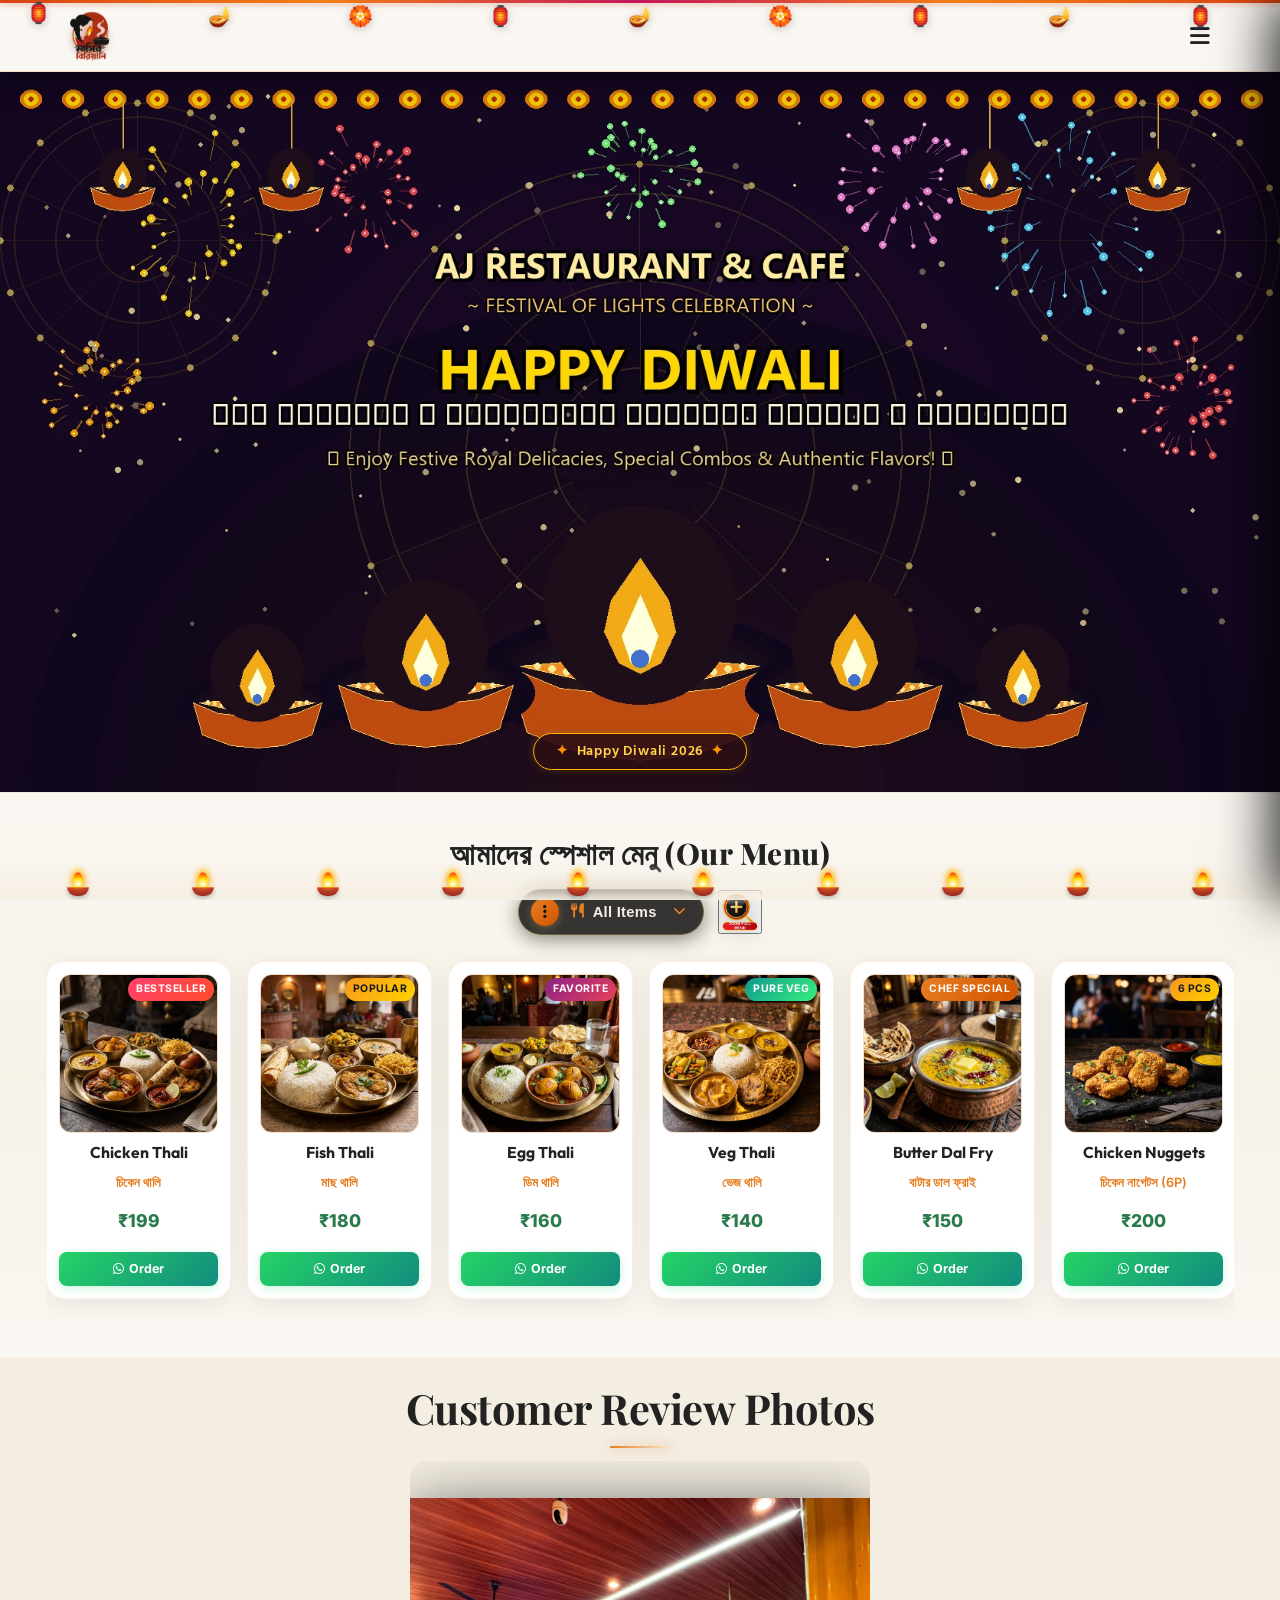
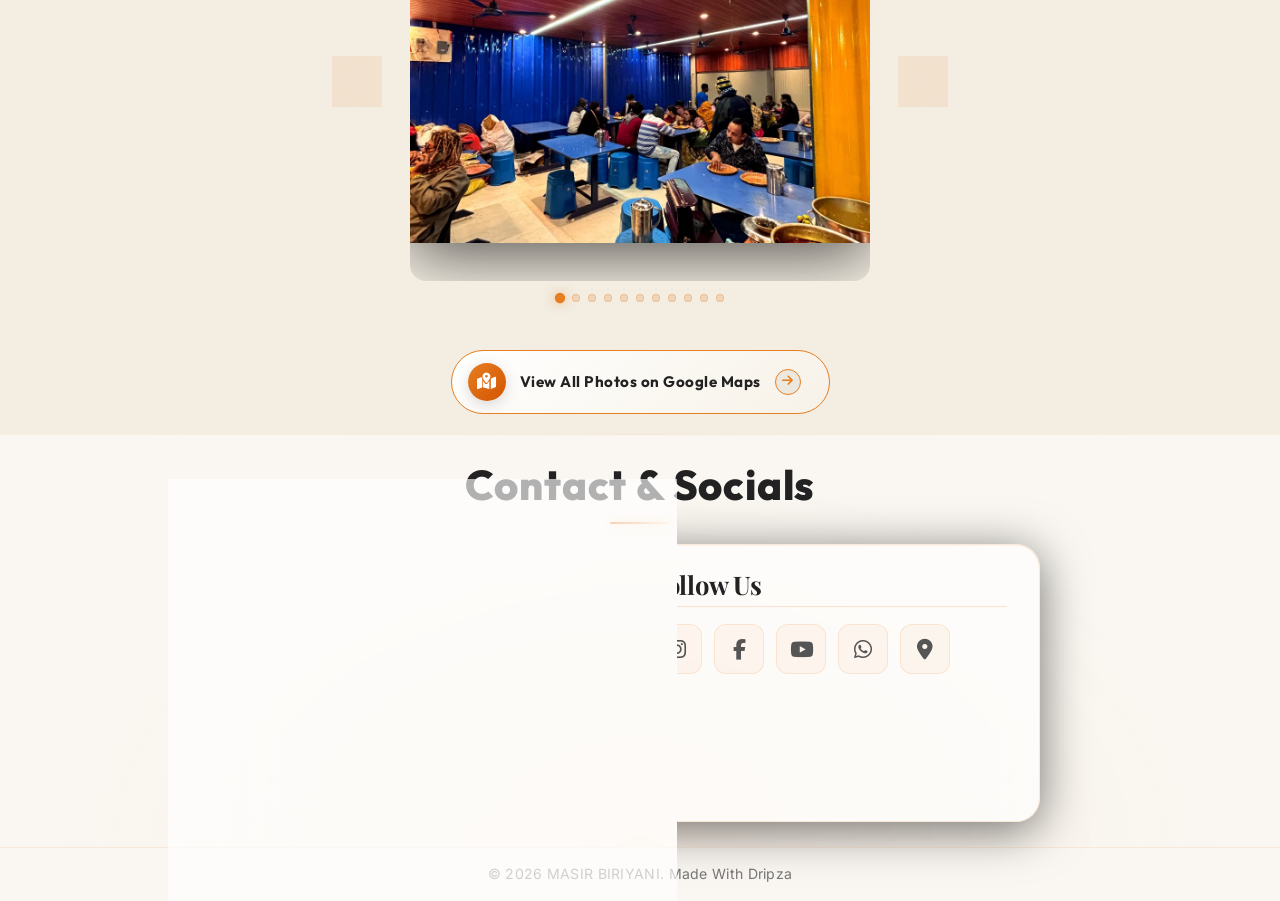
<file: index.html>
﻿<!DOCTYPE html>
<html lang="bn">
<head>
    <meta charset="UTF-8">
    <meta name="viewport" content="width=device-width, initial-scale=1.0">
    <title>MASIR BIRIYANI</title>
    <link rel="icon" type="image/png" href="assets/masir_biriyani_logo.webp">
    <link href="https://fonts.googleapis.com/css2?family=Playfair+Display:wght@400;600;700;800&family=Outfit:wght@300;400;600;800&family=Inter:wght@300;400;500;600&family=Hind+Siliguri:wght@400;600;700&display=swap" rel="stylesheet">
    <link rel="stylesheet" href="https://cdnjs.cloudflare.com/ajax/libs/font-awesome/6.4.0/css/all.min.css">
    <link rel="stylesheet" href="styles.css?v=1.3">
</head>
<body class="no-scroll diwali-theme">
    <!-- Preloader Screen -->
    <div id="preloader">
        <div class="preloader-content">
            <div class="preloader-diya-glow">🪔</div>
            <h1 class="preloader-title">Welcome to <br><span class="highlight">MASIR BIRIYANI</span></h1>
            <div class="preloader-loader">
                <div class="loader-bar"></div>
            </div>
        </div>
    </div>
    <!-- Navbar -->
        <!-- Hanging Decorative Diwali Toran & Lanterns -->
    <div class="diwali-hanging-toran" aria-hidden="true">
        <div class="toran-string"></div>
        <div class="toran-items">
            <span class="toran-lantern tl1">🏮</span>
            <span class="toran-diya td1">🪔</span>
            <span class="toran-flower tf1">🏵️</span>
            <span class="toran-lantern tl2">🏮</span>
            <span class="toran-diya td2">🪔</span>
            <span class="toran-flower tf2">🏵️</span>
            <span class="toran-lantern tl3">🏮</span>
            <span class="toran-diya td3">🪔</span>
            <span class="toran-lantern tl4">🏮</span>
        </div>
    </div>
    <nav class="navbar">
        <div class="logo-container">
            <img src="assets/masir_biriyani_logo.webp" alt="MASIR BIRIYANI Logo" class="logo-brand-img">
            <div class="logo-text-wrapper">
                <span class="animated-football-header" title="Diwali Celebration">
                    <img src="assets/diwali_run_icon.webp" alt="Mahalaya Run Icon" style="object-fit: contain; filter: drop-shadow(0 2px 5px rgba(183, 28, 28, 0.4)) drop-shadow(0 1px 2px rgba(0, 0, 0, 0.25));">
                </span>
                <span class="logo-text">MASIR BIRIYANI</span>
            </div>
        </div>
        <span class="rath-yatra-header-text diwali-header-text">✨ শুভ দীপাবলি ও কালীপূজা 🪔</span>
        <ul class="nav-links">
            <li><a href="#home">Home</a></li>
            <li><a href="#menu">Menu</a></li>
            <li><a href="#reviews">Reviews</a></li>
            <li><a href="#contact">Contact</a></li>
        </ul>
        <div class="navbar-actions">
            <div class="hamburger">
                <i class="fas fa-bars"></i>
            </div>
        </div>
    </nav>

    <!-- Hero Section -->
    <section id="home" class="hero">
        <div class="hero-bg banner-box">
            <img src="assets/diwali_greeting_banner.webp" alt="Happy Diwali Festival Banner" class="active">
            <img src="assets/banner_1.webp" alt="MASIR BIRIYANI Banner 1">
            <img src="assets/banner_2.webp" alt="MASIR BIRIYANI Banner 2">
            <img src="assets/banner_3.webp" alt="MASIR BIRIYANI Banner 3">
            <img src="assets/banner_4.webp" alt="MASIR BIRIYANI Banner 4">
            <div class="overlay"></div>
        </div>
        <!-- Interactive Diwali Fireworks Canvas Overlay -->
        <canvas id="diwali-fireworks-canvas"></canvas>
        <div class="hero-diwali-badge">
            <span class="sparkle-star">✦</span> Happy Diwali 2026 <span class="sparkle-star">✦</span>
        </div>
        <!-- Click/Hover Zones for Banner Control -->
        <div class="hero-nav-zone left-zone" title="Previous Image"></div>
        <div class="hero-nav-zone right-zone" title="Next Image"></div>
    </section>

                <!-- Digital Restaurant Menu Section -->
    <section id="menu" class="main-menu-section">
        <div class="menu-header-wrapper">
            <div class="menu-eyebrow-container">
                <span class="menu-eyebrow">আমাদের স্পেশাল মেনু (Our Menu)</span>
            </div>
        </div>

        <!-- Menu Category Filter Tabs -->
                <!-- Menu Category Filter Dropdown (Three-Dot Filter Menu) -->
        <!-- Menu Filter and Zoom Controls Row -->
        <div class="menu-filter-controls-row">
            <div class="menu-filter-dropdown-wrapper" id="main-menu-filter-dropdown-wrapper">
            <button type="button" class="menu-filter-dots-btn" id="main-menu-filter-dots-btn" aria-expanded="false" aria-haspopup="true" title="Filter Menu">
                <span class="three-dots-icon-box">
                    <i class="fas fa-ellipsis-v"></i>
                </span>
                <span class="current-filter-label" id="main-current-filter-label">
                    <i class="fas fa-utensils"></i>
                    <span>All Items</span>
                </span>
                <i class="fas fa-chevron-down filter-dropdown-arrow"></i>
            </button>

            <!-- Dropdown List of Category Filter Options -->
            <div class="menu-filter-dropdown-menu" id="main-menu-filter-dropdown-menu">
                <div class="menu-filter-dropdown-header">
                    <span><i class="fas fa-filter"></i> Filter Category</span>
                </div>
                <div class="menu-filter-dropdown-list">
                    <button type="button" class="menu-tab-btn active" data-category="all">
                        <span class="tab-btn-content">
                            <i class="fas fa-utensils tab-icon"></i>
                            <span class="tab-title">All Items</span>
                        </span>
                        <i class="fas fa-check active-indicator-icon"></i>
                    </button>
                    <button type="button" class="menu-tab-btn" data-category="thali">
                        <span class="tab-btn-content">
                            <i class="fas fa-bowl-rice tab-icon"></i>
                            <span class="tab-title">Bengali Thali</span>
                        </span>
                        <i class="fas fa-check active-indicator-icon"></i>
                    </button>
                    <button type="button" class="menu-tab-btn" data-category="snacks">
                        <span class="tab-btn-content">
                            <i class="fas fa-burger tab-icon"></i>
                            <span class="tab-title">Breakfast & Snacks</span>
                        </span>
                        <i class="fas fa-check active-indicator-icon"></i>
                    </button>
                    <button type="button" class="menu-tab-btn" data-category="beverages">
                        <span class="tab-btn-content">
                            <i class="fas fa-mug-hot tab-icon"></i>
                            <span class="tab-title">Tea & Coffee</span>
                        </span>
                        <i class="fas fa-check active-indicator-icon"></i>
                    </button>
                    <button type="button" class="menu-tab-btn" data-category="extras">
                        <span class="tab-btn-content">
                            <i class="fas fa-plate-wheat tab-icon"></i>
                            <span class="tab-title">Sides & Extras</span>
                        </span>
                        <i class="fas fa-check active-indicator-icon"></i>
                    </button>
                </div>
            </div>
        </div>

            <!-- Zoom Full Menu Button on Right Side of Filter -->
            <button type="button" class="menu-zoom-img-btn" id="open-full-menu-modal-btn" title="Open Complete Menu Card (সম্পূর্ণ মেনু)">
                    <img src="assets/zoom_full_menu_icon.webp" alt="Zoom Full Menu" class="zoom-full-menu-img">
                </button>
        </div>
        

        <!-- Menu Cards Horizontal Side-Scroll Wrapper -->
        <div class="main-menu-scroll-wrapper">
            <div class="main-menu-scroll-track" id="main-restaurant-menu-scroll">
                
                <!-- 1. Chicken Thali -->
                <div class="food-menu-card" data-category="thali">
                    <div class="food-card-badge bestseller">Bestseller</div>
                    <div class="food-card-img-box">
                        <img src="assets/menu_chicken_thali.webp" alt="Chicken Thali" loading="lazy">
                    </div>
                    <div class="food-card-body">
                        <h3 class="food-title">Chicken Thali</h3>
                        <span class="bengali-title">চিকেন থালি</span>
                        <span class="food-price">₹199</span>
                        <a href="https://wa.me/918768151555?text=Hi%20MASIR%20BIRIYANI,%20I%20want%20to%20order%20Chicken%20Thali%20(₹199)" target="_blank" class="food-order-btn">
                            <i class="fab fa-whatsapp"></i> Order
                        </a>
                    </div>
                </div>

                <!-- 2. Fish Thali -->
                <div class="food-menu-card" data-category="thali">
                    <div class="food-card-badge popular">Popular</div>
                    <div class="food-card-img-box">
                        <img src="assets/menu_fish_thali.webp" alt="Fish Thali" loading="lazy">
                    </div>
                    <div class="food-card-body">
                        <h3 class="food-title">Fish Thali</h3>
                        <span class="bengali-title">মাছ থালি</span>
                        <span class="food-price">₹180</span>
                        <a href="https://wa.me/918768151555?text=Hi%20MASIR%20BIRIYANI,%20I%20want%20to%20order%20Fish%20Thali%20(₹180)" target="_blank" class="food-order-btn">
                            <i class="fab fa-whatsapp"></i> Order
                        </a>
                    </div>
                </div>

                <!-- 3. Egg Thali -->
                <div class="food-menu-card" data-category="thali">
                    <div class="food-card-badge special">Favorite</div>
                    <div class="food-card-img-box">
                        <img src="assets/menu_egg_thali.webp" alt="Egg Thali" loading="lazy">
                    </div>
                    <div class="food-card-body">
                        <h3 class="food-title">Egg Thali</h3>
                        <span class="bengali-title">ডিম থালি</span>
                        <span class="food-price">₹160</span>
                        <a href="https://wa.me/918768151555?text=Hi%20MASIR%20BIRIYANI,%20I%20want%20to%20order%20Egg%20Thali%20(₹160)" target="_blank" class="food-order-btn">
                            <i class="fab fa-whatsapp"></i> Order
                        </a>
                    </div>
                </div>

                <!-- 4. Veg Thali -->
                <div class="food-menu-card" data-category="thali">
                    <div class="food-card-badge pure-veg">Pure Veg</div>
                    <div class="food-card-img-box">
                        <img src="assets/menu_veg_thali.webp" alt="Veg Thali" loading="lazy">
                    </div>
                    <div class="food-card-body">
                        <h3 class="food-title">Veg Thali</h3>
                        <span class="bengali-title">ভেজ থালি</span>
                        <span class="food-price">₹140</span>
                        <a href="https://wa.me/918768151555?text=Hi%20MASIR%20BIRIYANI,%20I%20want%20to%20order%20Veg%20Thali%20(₹140)" target="_blank" class="food-order-btn">
                            <i class="fab fa-whatsapp"></i> Order
                        </a>
                    </div>
                </div>

                <!-- 5. Butter Dal Fry -->
                <div class="food-menu-card" data-category="extras">
                    <div class="food-card-badge chef">Chef Special</div>
                    <div class="food-card-img-box">
                        <img src="assets/menu_butter_dal_fry.webp" alt="Butter Dal Fry" loading="lazy">
                    </div>
                    <div class="food-card-body">
                        <h3 class="food-title">Butter Dal Fry</h3>
                        <span class="bengali-title">বাটার ডাল ফ্রাই</span>
                        <span class="food-price">₹150</span>
                        <a href="https://wa.me/918768151555?text=Hi%20MASIR%20BIRIYANI,%20I%20want%20to%20order%20Butter%20Dal%20Fry%20(₹150)" target="_blank" class="food-order-btn">
                            <i class="fab fa-whatsapp"></i> Order
                        </a>
                    </div>
                </div>

                <!-- 6. Chicken Nuggets -->
                <div class="food-menu-card" data-category="snacks">
                    <div class="food-card-badge popular">6 Pcs</div>
                    <div class="food-card-img-box">
                        <img src="assets/menu_chicken_nuggets.webp" alt="Chicken Nuggets" loading="lazy">
                    </div>
                    <div class="food-card-body">
                        <h3 class="food-title">Chicken Nuggets</h3>
                        <span class="bengali-title">চিকেন নাগেটস (6P)</span>
                        <span class="food-price">₹200</span>
                        <a href="https://wa.me/918768151555?text=Hi%20MASIR%20BIRIYANI,%20I%20want%20to%20order%20Chicken%20Nuggets%20(₹200)" target="_blank" class="food-order-btn">
                            <i class="fab fa-whatsapp"></i> Order
                        </a>
                    </div>
                </div>

                <!-- 7. Aloo Tikki -->
                <div class="food-menu-card" data-category="snacks">
                    <div class="food-card-badge pure-veg">Big Size</div>
                    <div class="food-card-img-box">
                        <img src="assets/menu_aloo_tikki.webp" alt="Aloo Tikki Big Size" loading="lazy">
                    </div>
                    <div class="food-card-body">
                        <h3 class="food-title">Aloo Tikki 6P</h3>
                        <span class="bengali-title">আলু টিক্কি (6P)</span>
                        <span class="food-price">₹180</span>
                        <a href="https://wa.me/918768151555?text=Hi%20MASIR%20BIRIYANI,%20I%20want%20to%20order%20Aloo%20Tikki%20(₹180)" target="_blank" class="food-order-btn">
                            <i class="fab fa-whatsapp"></i> Order
                        </a>
                    </div>
                </div>

                <!-- 8. Egg Maggie -->
                <div class="food-menu-card" data-category="snacks">
                    <div class="food-card-badge popular">Hot</div>
                    <div class="food-card-img-box">
                        <img src="assets/menu_egg_maggie.webp" alt="Egg Maggie" loading="lazy">
                    </div>
                    <div class="food-card-body">
                        <h3 class="food-title">Egg Maggie</h3>
                        <span class="bengali-title">এগ ম্যাগি</span>
                        <span class="food-price">₹80</span>
                        <a href="https://wa.me/918768151555?text=Hi%20MASIR%20BIRIYANI,%20I%20want%20to%20order%20Egg%20Maggie%20(₹80)" target="_blank" class="food-order-btn">
                            <i class="fab fa-whatsapp"></i> Order
                        </a>
                    </div>
                </div>

                <!-- 9. Veg Maggie -->
                <div class="food-menu-card" data-category="snacks">
                    <div class="food-card-badge pure-veg">Veg</div>
                    <div class="food-card-img-box">
                        <img src="assets/menu_egg_maggie.webp" alt="Veg Maggie" loading="lazy">
                    </div>
                    <div class="food-card-body">
                        <h3 class="food-title">Veg Maggie</h3>
                        <span class="bengali-title">ভেজ ম্যাগি</span>
                        <span class="food-price">₹60</span>
                        <a href="https://wa.me/918768151555?text=Hi%20MASIR%20BIRIYANI,%20I%20want%20to%20order%20Veg%20Maggie%20(₹60)" target="_blank" class="food-order-btn">
                            <i class="fab fa-whatsapp"></i> Order
                        </a>
                    </div>
                </div>

                <!-- 10. Bread Omelette -->
                <div class="food-menu-card" data-category="snacks">
                    <div class="food-card-badge special">Breakfast</div>
                    <div class="food-card-img-box">
                        <img src="assets/menu6.webp" alt="Bread Omelette Jam Butter" loading="lazy">
                    </div>
                    <div class="food-card-body">
                        <h3 class="food-title">Bread Omelette</h3>
                        <span class="bengali-title">ব্রেড ওমলেট / জ্যাম</span>
                        <span class="food-price">₹60</span>
                        <a href="https://wa.me/918768151555?text=Hi%20MASIR%20BIRIYANI,%20I%20want%20to%20order%20Bread%20Omelette%20(₹60)" target="_blank" class="food-order-btn">
                            <i class="fab fa-whatsapp"></i> Order
                        </a>
                    </div>
                </div>

                <!-- 11. Chai & Coffee -->
                <div class="food-menu-card" data-category="beverages">
                    <div class="food-card-badge special">Hot</div>
                    <div class="food-card-img-box">
                        <img src="assets/menu_tea_coffee.webp" alt="Coffee" loading="lazy">
                    </div>
                    <div class="food-card-body">
                        <h3 class="food-title">Milk / Black Coffee</h3>
                        <span class="bengali-title">কফি (Min 2 Cup)</span>
                        <span class="food-price">₹50</span>
                        <a href="https://wa.me/918768151555?text=Hi%20MASIR%20BIRIYANI,%20I%20want%20to%20order%20Coffee" target="_blank" class="food-order-btn">
                            <i class="fab fa-whatsapp"></i> Order
                        </a>
                    </div>
                </div>

                <!-- 12. Milk / Black Tea -->
                <div class="food-menu-card" data-category="beverages">
                    <div class="food-card-badge bestseller">Chai</div>
                    <div class="food-card-img-box">
                        <img src="assets/menu_tea_coffee.webp" alt="Tea" loading="lazy">
                    </div>
                    <div class="food-card-body">
                        <h3 class="food-title">Black / Milk Tea</h3>
                        <span class="bengali-title">চা (Min 2 Cup)</span>
                        <span class="food-price">₹25</span>
                        <a href="https://wa.me/918768151555?text=Hi%20MASIR%20BIRIYANI,%20I%20want%20to%20order%20Tea" target="_blank" class="food-order-btn">
                            <i class="fab fa-whatsapp"></i> Order
                        </a>
                    </div>
                </div>

                <!-- 13. Green Tea -->
                <div class="food-menu-card" data-category="beverages">
                    <div class="food-card-badge pure-veg">Healthy</div>
                    <div class="food-card-img-box">
                        <img src="assets/menu_tea_coffee.webp" alt="Green Tea" loading="lazy">
                    </div>
                    <div class="food-card-body">
                        <h3 class="food-title">Green Tea</h3>
                        <span class="bengali-title">গ্রিন টি (Min 2 Cup)</span>
                        <span class="food-price">₹40</span>
                        <a href="https://wa.me/918768151555?text=Hi%20MASIR%20BIRIYANI,%20I%20want%20to%20order%20Green%20Tea" target="_blank" class="food-order-btn">
                            <i class="fab fa-whatsapp"></i> Order
                        </a>
                    </div>
                </div>

                <!-- 14. Extra Chicken 4P -->
                <div class="food-menu-card" data-category="extras">
                    <div class="food-card-badge popular">4 Pcs</div>
                    <div class="food-card-img-box">
                        <img src="assets/menu_chicken_thali.webp" alt="Extra Chicken" loading="lazy">
                    </div>
                    <div class="food-card-body">
                        <h3 class="food-title">Extra Chicken (4P)</h3>
                        <span class="bengali-title">চিকেন কারি (4P)</span>
                        <span class="food-price">₹180</span>
                        <a href="https://wa.me/918768151555?text=Hi%20MASIR%20BIRIYANI,%20I%20want%20to%20order%20Extra%20Chicken%204P%20(₹180)" target="_blank" class="food-order-btn">
                            <i class="fab fa-whatsapp"></i> Order
                        </a>
                    </div>
                </div>

                <!-- 15. Extra Mutton 1P -->
                <div class="food-menu-card" data-category="extras">
                    <div class="food-card-badge special">Special</div>
                    <div class="food-card-img-box">
                        <img src="assets/menu3.webp" alt="Extra Mutton" loading="lazy">
                    </div>
                    <div class="food-card-body">
                        <h3 class="food-title">Extra Mutton (1P)</h3>
                        <span class="bengali-title">মটন (স্পেশাল অর্ডার)</span>
                        <span class="food-price">₹80</span>
                        <a href="https://wa.me/918768151555?text=Hi%20MASIR%20BIRIYANI,%20I%20want%20to%20order%20Extra%20Mutton%20(₹80)" target="_blank" class="food-order-btn">
                            <i class="fab fa-whatsapp"></i> Order
                        </a>
                    </div>
                </div>

                <!-- 16. Extra Fish 1P -->
                <div class="food-menu-card" data-category="extras">
                    <div class="food-card-badge popular">1 Pc</div>
                    <div class="food-card-img-box">
                        <img src="assets/menu_fish_thali.webp" alt="Extra Fish" loading="lazy">
                    </div>
                    <div class="food-card-body">
                        <h3 class="food-title">Extra Fish (1P)</h3>
                        <span class="bengali-title">মাছ ১ পিস</span>
                        <span class="food-price">₹80</span>
                        <a href="https://wa.me/918768151555?text=Hi%20MASIR%20BIRIYANI,%20I%20want%20to%20order%20Extra%20Fish%20(₹80)" target="_blank" class="food-order-btn">
                            <i class="fab fa-whatsapp"></i> Order
                        </a>
                    </div>
                </div>

                <!-- 17. Green Salad -->
                <div class="food-menu-card" data-category="extras">
                    <div class="food-card-badge pure-veg">Fresh</div>
                    <div class="food-card-img-box">
                        <img src="assets/menu_veg_thali.webp" alt="Green Salad" loading="lazy">
                    </div>
                    <div class="food-card-body">
                        <h3 class="food-title">Green Salad</h3>
                        <span class="bengali-title">গ্রিন স্যালাড</span>
                        <span class="food-price">₹100</span>
                        <a href="https://wa.me/918768151555?text=Hi%20MASIR%20BIRIYANI,%20I%20want%20to%20order%20Green%20Salad%20(₹100)" target="_blank" class="food-order-btn">
                            <i class="fab fa-whatsapp"></i> Order
                        </a>
                    </div>
                </div>

                <!-- 18. Extra Egg (2P) -->
                <div class="food-menu-card" data-category="extras">
                    <div class="food-card-badge special">2 Pcs</div>
                    <div class="food-card-img-box">
                        <img src="assets/menu_egg_thali.webp" alt="Extra Egg 2P" loading="lazy">
                    </div>
                    <div class="food-card-body">
                        <h3 class="food-title">Extra Egg (2P)</h3>
                        <span class="bengali-title">ডিম (২ পিস)</span>
                        <span class="food-price">₹50</span>
                        <a href="https://wa.me/918768151555?text=Hi%20MASIR%20BIRIYANI,%20I%20want%20to%20order%20Extra%20Egg%202P%20(₹50)" target="_blank" class="food-order-btn">
                            <i class="fab fa-whatsapp"></i> Order
                        </a>
                    </div>
                </div>

                <!-- 19. Extra Rice -->
                <div class="food-menu-card" data-category="extras">
                    <div class="food-card-badge popular">1 Plate</div>
                    <div class="food-card-img-box">
                        <img src="assets/menu_veg_thali.webp" alt="Extra Rice" loading="lazy">
                    </div>
                    <div class="food-card-body">
                        <h3 class="food-title">Extra Rice</h3>
                        <span class="bengali-title">এক্সট্রা ভাত</span>
                        <span class="food-price">₹50</span>
                        <a href="https://wa.me/918768151555?text=Hi%20MASIR%20BIRIYANI,%20I%20want%20to%20order%20Extra%20Rice%20(₹50)" target="_blank" class="food-order-btn">
                            <i class="fab fa-whatsapp"></i> Order
                        </a>
                    </div>
                </div>

                <!-- 20. Extra Misti / Papad / Roti -->
                <div class="food-menu-card" data-category="extras">
                    <div class="food-card-badge pure-veg">Per Pc</div>
                    <div class="food-card-img-box">
                        <img src="assets/menu2.webp" alt="Extra Misti Papad Roti" loading="lazy">
                    </div>
                    <div class="food-card-body">
                        <h3 class="food-title">Extra Misti / Papad / Roti</h3>
                        <span class="bengali-title">মিষ্টি / পাঁপড় / রুটি</span>
                        <span class="food-price">₹10</span>
                        <a href="https://wa.me/918768151555?text=Hi%20MASIR%20BIRIYANI,%20I%20want%20to%20order%20Extra%20Misti%20Papad%20Roti%20(₹10)" target="_blank" class="food-order-btn">
                            <i class="fab fa-whatsapp"></i> Order
                        </a>
                    </div>
                </div>

                <!-- 21. Extra Sabji / Dal / Vaji -->
                <div class="food-menu-card" data-category="extras">
                    <div class="food-card-badge pure-veg">Side Bowl</div>
                    <div class="food-card-img-box">
                        <img src="assets/menu_butter_dal_fry.webp" alt="Extra Sabji Dal Vaji" loading="lazy">
                    </div>
                    <div class="food-card-body">
                        <h3 class="food-title">Extra Sabji / Dal / Vaji</h3>
                        <span class="bengali-title">সবজি / ডাল / ভাজি</span>
                        <span class="food-price">₹30</span>
                        <a href="https://wa.me/918768151555?text=Hi%20MASIR%20BIRIYANI,%20I%20want%20to%20order%20Extra%20Sabji%20Dal%20Vaji%20(₹30)" target="_blank" class="food-order-btn">
                            <i class="fab fa-whatsapp"></i> Order
                        </a>
                    </div>
                </div>

                <!-- 18. Water Bottle -->
                <div class="food-menu-card" data-category="beverages">
                    <div class="food-card-badge pure-veg">Mineral</div>
                    <div class="food-card-img-box">
                        <img src="assets/menu5.webp" alt="Water Bottle" loading="lazy">
                    </div>
                    <div class="food-card-body">
                        <h3 class="food-title">Water Bottle</h3>
                        <span class="bengali-title">জল 1L / 2L</span>
                        <span class="food-price">₹20 / ₹30</span>
                        <a href="https://wa.me/918768151555?text=Hi%20MASIR%20BIRIYANI,%20I%20want%20to%20order%20Water%20Bottle" target="_blank" class="food-order-btn">
                            <i class="fab fa-whatsapp"></i> Order
                        </a>
                    </div>
                </div>

            </div>
        </div>
    </section>

    <!-- Reviews Section (Photo Gallery) -->
    <section id="reviews" class="reviews-section">
        <h2 class="section-title">Customer Review Photos</h2>
        <div class="reviews-slider-container">
            <div class="reviews-slider">
                <div class="review-slide active">
                    <img src="assets/review_1.webp" alt="Customer Review 1">
                </div>
                <div class="review-slide">
                    <img src="assets/review_2.webp" alt="Customer Review 2">
                </div>
                <div class="review-slide">
                    <img src="assets/review_3.webp" alt="Customer Review 3">
                </div>
                <div class="review-slide">
                    <img src="assets/review_4.webp" alt="Customer Review 4">
                </div>
                <div class="review-slide">
                    <img src="assets/review_5.webp" alt="Customer Review 5">
                </div>
                <div class="review-slide">
                    <img src="assets/review_6.webp" alt="Customer Review 6">
                </div>
                <div class="review-slide">
                    <img src="assets/review_7.webp" alt="Customer Review 7">
                </div>
                <div class="review-slide">
                    <img src="assets/review_8.webp" alt="Customer Review 8">
                </div>
                <div class="review-slide">
                    <img src="assets/review_9.webp" alt="Customer Review 9">
                </div>
                <div class="review-slide">
                    <img src="assets/review_10.webp" alt="Customer Review 10">
                </div>
                <div class="review-slide">
                    <img src="assets/review_11.webp" alt="Customer Review 11">
                </div>
            </div>
            
            <!-- Slider Controls -->
            <button class="slider-btn prev-btn"><i class="fas fa-chevron-left"></i></button>
            <button class="slider-btn next-btn"><i class="fas fa-chevron-right"></i></button>
            
            <!-- Slider Dots -->
            <div class="slider-dots">
                <span class="dot active" data-index="0"></span>
                <span class="dot" data-index="1"></span>
                <span class="dot" data-index="2"></span>
                <span class="dot" data-index="3"></span>
                <span class="dot" data-index="4"></span>
                <span class="dot" data-index="5"></span>
                <span class="dot" data-index="6"></span>
                <span class="dot" data-index="7"></span>
                <span class="dot" data-index="8"></span>
                <span class="dot" data-index="9"></span>
                <span class="dot" data-index="10"></span>
            </div>
        </div>
        <div style="text-align: center; margin-top: 3rem;">
            <div class="reviews-cta-wrapper">
            <a href="https://maps.app.goo.gl/f3FRrdpiadxFhamq9" target="_blank" class="modern-maps-btn" title="Open Google Maps Gallery">
                <span class="maps-icon-badge"><i class="fas fa-map-marked-alt"></i></span>
                <span class="maps-btn-text">View All Photos on Google Maps</span>
                <span class="maps-arrow-circle"><i class="fas fa-arrow-right"></i></span>
            </a>
        </div>
        </div>
    </section>

    <!-- Contact & Footer -->
    <section id="contact" class="contact-section">
        <h2 class="section-title">Contact & Socials</h2>
        <div class="contact-container glassmorphism">
            <div class="contact-info">
                <h2>Visit Us</h2>
                <div class="info-item">
                    <a href="https://maps.app.goo.gl/ahzoKnZA9aAzFiZk7" target="_blank" style="color: inherit; text-decoration: none; display: flex; align-items: center; gap: 15px;">
                        <i class="fas fa-map-marker-alt"></i>
                        <p>Bhaktisiddhanta Saraswati Marg, Mayapur, West Bengal 741313</p>
                    </a>
                </div>
                <div class="info-item">
                    <a href="tel:+918768151555" style="color: inherit; text-decoration: none; display: flex; align-items: center; gap: 15px;">
                        <i class="fas fa-phone-alt"></i>
                        <p>+91 8768151555</p>
                    </a>
                </div>
                <div class="info-item">
                    <a href="mailto:hello@masirbiriyani.com" style="color: inherit; text-decoration: none; display: flex; align-items: center; gap: 15px;">
                        <i class="fas fa-envelope"></i>
                        <p>hello@masirbiriyani.com</p>
                    </a>
                </div>
            </div>
            <div class="social-links">
                <h2>Follow Us</h2>
                <div class="social-icons">
                    <a href="#" class="social-icon"><i class="fab fa-instagram"></i></a>
                    <a href="#" class="social-icon"><i class="fab fa-facebook-f"></i></a>
                    <a href="#" class="social-icon"><i class="fab fa-youtube"></i></a>
                    <a href="https://wa.me/918768151555" target="_blank" class="social-icon"><i class="fab fa-whatsapp"></i></a>
                    <a href="https://maps.app.goo.gl/ahzoKnZA9aAzFiZk7" target="_blank" class="social-icon"><i class="fas fa-map-marker-alt"></i></a>
                </div>
            </div>
        </div>
    </section>

    <footer>
        <p>&copy; 2026 MASIR BIRIYANI. Made With Dripza</p>
    </footer>



    <!-- Full Menu Interactive Modal -->
    <div class="full-menu-modal" id="full-menu-modal" aria-hidden="true">
        <div class="full-menu-modal-overlay" id="full-menu-modal-overlay"></div>
        <div class="full-menu-modal-container">
            <!-- Modal Sticky Top Header Container (Header + Hero Title + Search + Category Tabs) -->
            <div class="full-menu-modal-top-section">
                <!-- Modal Header -->
                <div class="full-menu-modal-header">
                    <div class="full-menu-modal-header-left">
                        <button class="menu-modal-close-btn" id="close-full-menu-modal-btn" aria-label="Close Full Menu">
                            <i class="fas fa-arrow-left"></i> <span>Back</span>
                        </button>
                        <div class="full-menu-modal-title">
                            MASIR BIRIYANI
                        </div>
                    </div>
                    <div class="full-menu-modal-header-right">
                        <a href="#modal-order-timings" class="menu-modal-timing-btn" id="modal-timing-btn" title="Order Timings">
                            <i class="fas fa-clock"></i> <span>Timings</span>
                        </a>
                        <a href="tel:918768151555" class="menu-modal-call-btn">
                            <i class="fas fa-phone-alt"></i> <span>918768151555</span>
                        </a>
                        <button class="menu-modal-close-icon-btn" id="close-full-menu-icon-btn" aria-label="Close">
                            <i class="fas fa-times"></i>
                        </button>
                    </div>
                </div>

                <!-- Modal Hero Header -->
                <div class="full-menu-hero">
                    <h1>Complete Menu Card <span class="bengali-heading">আমাদের সম্পূর্ণ ডিজিটাল মেনু</span></h1>
                </div>

                <!-- Search Bar & Category Filter Tabs -->
                <div class="menu-control-bar">
                    

                    <!-- Modal Category Filter Dropdown (Three-Dot Filter Menu) -->
                    <div class="menu-filter-dropdown-wrapper" id="modal-menu-filter-dropdown-wrapper">
            <button type="button" class="menu-filter-dots-btn" id="modal-menu-filter-dots-btn" aria-expanded="false" aria-haspopup="true" title="Filter Menu">
                <span class="three-dots-icon-box">
                    <i class="fas fa-ellipsis-v"></i>
                </span>
                <span class="current-filter-label" id="modal-current-filter-label">
                    <i class="fas fa-utensils"></i>
                    <span>All Items</span>
                </span>
                <i class="fas fa-chevron-down filter-dropdown-arrow"></i>
            </button>

            <!-- Dropdown List of Category Filter Options -->
            <div class="menu-filter-dropdown-menu" id="modal-menu-filter-dropdown-menu">
                <div class="menu-filter-dropdown-header">
                    <span><i class="fas fa-filter"></i> Filter Category</span>
                </div>
                <div class="menu-filter-dropdown-list">
                    <button type="button" class="menu-tab-btn active" data-category="all">
                        <span class="tab-btn-content">
                            <i class="fas fa-utensils tab-icon"></i>
                            <span class="tab-title">All Items</span>
                        </span>
                        <i class="fas fa-check active-indicator-icon"></i>
                    </button>
                    <button type="button" class="menu-tab-btn" data-category="thali">
                        <span class="tab-btn-content">
                            <i class="fas fa-bowl-rice tab-icon"></i>
                            <span class="tab-title">Bengali Thali</span>
                        </span>
                        <i class="fas fa-check active-indicator-icon"></i>
                    </button>
                    <button type="button" class="menu-tab-btn" data-category="snacks">
                        <span class="tab-btn-content">
                            <i class="fas fa-burger tab-icon"></i>
                            <span class="tab-title">Breakfast & Snacks</span>
                        </span>
                        <i class="fas fa-check active-indicator-icon"></i>
                    </button>
                    <button type="button" class="menu-tab-btn" data-category="beverages">
                        <span class="tab-btn-content">
                            <i class="fas fa-mug-hot tab-icon"></i>
                            <span class="tab-title">Tea & Coffee</span>
                        </span>
                        <i class="fas fa-check active-indicator-icon"></i>
                    </button>
                    <button type="button" class="menu-tab-btn" data-category="extras">
                        <span class="tab-btn-content">
                            <i class="fas fa-plate-wheat tab-icon"></i>
                            <span class="tab-title">Sides & Extras</span>
                        </span>
                        <i class="fas fa-check active-indicator-icon"></i>
                    </button>
                </div>
            </div>
                </div>

                    <div class="search-box-wrapper">
                        <i class="fas fa-search"></i>
                        <input type="text" id="modal-menu-search-input" placeholder="খাবারের নাম লিখে খুঁজুন (Search dishes...)" autocomplete="off" enterkeyhint="search">
                        <button type="button" id="modal-menu-search-clear" class="search-clear-btn" aria-label="Clear search" title="à¦®à§à¦›à§‡ à¦«à§‡à¦²à§à¦¨ (Clear)">
                            <i class="fas fa-times"></i>
                        </button>
                    </div>
            </div>
            </div>

            <div class="full-menu-modal-body">
                <!-- Complete Menu Card Grid -->
                <div class="compact-menu-grid-container">
                    <div class="compact-grid" id="modal-full-menu-grid">

                        <!-- 1. Chicken Thali -->
                        <div class="food-menu-card" data-category="thali" data-keywords="chicken thali murgi murgir mangsho rice dal sabji thali">
                            <div class="food-card-badge bestseller">Bestseller</div>
                            <div class="food-card-img-box">
                                <img src="assets/menu_chicken_thali.webp" alt="Chicken Thali" loading="lazy">
                            </div>
                            <div class="food-card-body">
                                <h3 class="food-title">Chicken Thali</h3>
                                <span class="bengali-title">চিকেন থালি</span>
                                <span class="food-price">₹199</span>
                                <a href="https://wa.me/918768151555?text=Hi%20MASIR%20BIRIYANI,%20I%20want%20to%20order%20Chicken%20Thali%20(₹199)" target="_blank" class="food-order-btn">
                                    <i class="fab fa-whatsapp"></i> Order
                                </a>
                            </div>
                        </div>

                        <!-- 2. Fish Thali -->
                        <div class="food-menu-card" data-category="thali" data-keywords="fish thali macher thali mach jhol rui katla rice dal thali">
                            <div class="food-card-badge popular">Popular</div>
                            <div class="food-card-img-box">
                                <img src="assets/menu_fish_thali.webp" alt="Fish Thali" loading="lazy">
                            </div>
                            <div class="food-card-body">
                                <h3 class="food-title">Fish Thali</h3>
                                <span class="bengali-title">মাছ থালি</span>
                                <span class="food-price">₹180</span>
                                <a href="https://wa.me/918768151555?text=Hi%20MASIR%20BIRIYANI,%20I%20want%20to%20order%20Fish%20Thali%20(₹180)" target="_blank" class="food-order-btn">
                                    <i class="fab fa-whatsapp"></i> Order
                                </a>
                            </div>
                        </div>

                        <!-- 3. Egg Thali -->
                        <div class="food-menu-card" data-category="thali" data-keywords="egg thali dimer thali dim kosha rice dal thali">
                            <div class="food-card-badge special">Favorite</div>
                            <div class="food-card-img-box">
                                <img src="assets/menu_egg_thali.webp" alt="Egg Thali" loading="lazy">
                            </div>
                            <div class="food-card-body">
                                <h3 class="food-title">Egg Thali</h3>
                                <span class="bengali-title">ডিম থালি</span>
                                <span class="food-price">₹160</span>
                                <a href="https://wa.me/918768151555?text=Hi%20MASIR%20BIRIYANI,%20I%20want%20to%20order%20Egg%20Thali%20(₹160)" target="_blank" class="food-order-btn">
                                    <i class="fab fa-whatsapp"></i> Order
                                </a>
                            </div>
                        </div>

                        <!-- 4. Veg Thali -->
                        <div class="food-menu-card" data-category="thali" data-keywords="veg thali niramish thali paneer dal sabji rice mishti doi">
                            <div class="food-card-badge pure-veg">Pure Veg</div>
                            <div class="food-card-img-box">
                                <img src="assets/menu_veg_thali.webp" alt="Veg Thali" loading="lazy">
                            </div>
                            <div class="food-card-body">
                                <h3 class="food-title">Veg Thali</h3>
                                <span class="bengali-title">ভেজ থালি</span>
                                <span class="food-price">₹140</span>
                                <a href="https://wa.me/918768151555?text=Hi%20MASIR%20BIRIYANI,%20I%20want%20to%20order%20Veg%20Thali%20(₹140)" target="_blank" class="food-order-btn">
                                    <i class="fab fa-whatsapp"></i> Order
                                </a>
                            </div>
                        </div>

                        <!-- 5. Butter Dal Fry -->
                        <div class="food-menu-card" data-category="extras" data-keywords="butter dal fry yellow dal tadka veg">
                            <div class="food-card-badge chef">Chef Special</div>
                            <div class="food-card-img-box">
                                <img src="assets/menu_butter_dal_fry.webp" alt="Butter Dal Fry" loading="lazy">
                            </div>
                            <div class="food-card-body">
                                <h3 class="food-title">Butter Dal Fry</h3>
                                <span class="bengali-title">বাটার ডাল ফ্রাই</span>
                                <span class="food-price">₹150</span>
                                <a href="https://wa.me/918768151555?text=Hi%20MASIR%20BIRIYANI,%20I%20want%20to%20order%20Butter%20Dal%20Fry%20(₹150)" target="_blank" class="food-order-btn">
                                    <i class="fab fa-whatsapp"></i> Order
                                </a>
                            </div>
                        </div>

                        <!-- 6. Chicken Nuggets (6P) -->
                        <div class="food-menu-card" data-category="snacks" data-keywords="chicken nuggets 6p fried snacks non-veg">
                            <div class="food-card-badge popular">6 Pcs</div>
                            <div class="food-card-img-box">
                                <img src="assets/menu_chicken_nuggets.webp" alt="Chicken Nuggets" loading="lazy">
                            </div>
                            <div class="food-card-body">
                                <h3 class="food-title">Chicken Nuggets</h3>
                                <span class="bengali-title">চিকেন নাগেটস (6P)</span>
                                <span class="food-price">₹200</span>
                                <a href="https://wa.me/918768151555?text=Hi%20MASIR%20BIRIYANI,%20I%20want%20to%20order%20Chicken%20Nuggets%20(₹200)" target="_blank" class="food-order-btn">
                                    <i class="fab fa-whatsapp"></i> Order
                                </a>
                            </div>
                        </div>

                        <!-- 7. Aloo Tikki Big Size (6P) -->
                        <div class="food-menu-card" data-category="snacks" data-keywords="aloo tikki potato cutlet snacks big size veg">
                            <div class="food-card-badge pure-veg">Big Size</div>
                            <div class="food-card-img-box">
                                <img src="assets/menu_aloo_tikki.webp" alt="Aloo Tikki Big Size" loading="lazy">
                            </div>
                            <div class="food-card-body">
                                <h3 class="food-title">Aloo Tikki 6P</h3>
                                <span class="bengali-title">আলু টিক্কি (6P)</span>
                                <span class="food-price">₹180</span>
                                <a href="https://wa.me/918768151555?text=Hi%20MASIR%20BIRIYANI,%20I%20want%20to%20order%20Aloo%20Tikki%20(₹180)" target="_blank" class="food-order-btn">
                                    <i class="fab fa-whatsapp"></i> Order
                                </a>
                            </div>
                        </div>

                        <!-- 8. Egg Maggie -->
                        <div class="food-menu-card" data-category="snacks" data-keywords="egg maggie noodles masala snacks">
                            <div class="food-card-badge popular">Hot</div>
                            <div class="food-card-img-box">
                                <img src="assets/menu_egg_maggie.webp" alt="Egg Maggie" loading="lazy">
                            </div>
                            <div class="food-card-body">
                                <h3 class="food-title">Egg Maggie</h3>
                                <span class="bengali-title">এগ ম্যাগি</span>
                                <span class="food-price">₹80</span>
                                <a href="https://wa.me/918768151555?text=Hi%20MASIR%20BIRIYANI,%20I%20want%20to%20order%20Egg%20Maggie%20(₹80)" target="_blank" class="food-order-btn">
                                    <i class="fab fa-whatsapp"></i> Order
                                </a>
                            </div>
                        </div>

                        <!-- 9. Veg Maggie -->
                        <div class="food-menu-card" data-category="snacks" data-keywords="veg maggie masala noodles snacks vegetarian">
                            <div class="food-card-badge pure-veg">Veg</div>
                            <div class="food-card-img-box">
                                <img src="assets/menu_egg_maggie.webp" alt="Veg Maggie" loading="lazy">
                            </div>
                            <div class="food-card-body">
                                <h3 class="food-title">Veg Maggie</h3>
                                <span class="bengali-title">ভেজ ম্যাগি</span>
                                <span class="food-price">₹60</span>
                                <a href="https://wa.me/918768151555?text=Hi%20MASIR%20BIRIYANI,%20I%20want%20to%20order%20Veg%20Maggie%20(₹60)" target="_blank" class="food-order-btn">
                                    <i class="fab fa-whatsapp"></i> Order
                                </a>
                            </div>
                        </div>

                        <!-- 10. Bread Omelette / Jam / Butter -->
                        <div class="food-menu-card" data-category="snacks" data-keywords="bread omelette jam butter breakfast toast egg">
                            <div class="food-card-badge special">Breakfast</div>
                            <div class="food-card-img-box">
                                <img src="assets/menu6.webp" alt="Bread Omelette Jam Butter" loading="lazy">
                            </div>
                            <div class="food-card-body">
                                <h3 class="food-title">Bread Omelette</h3>
                                <span class="bengali-title">ব্রেড ওমলেট / জ্যাম</span>
                                <span class="food-price">₹60</span>
                                <a href="https://wa.me/918768151555?text=Hi%20MASIR%20BIRIYANI,%20I%20want%20to%20order%20Bread%20Omelette%20(₹60)" target="_blank" class="food-order-btn">
                                    <i class="fab fa-whatsapp"></i> Order
                                </a>
                            </div>
                        </div>

                        <!-- 11. Milk / Black Coffee -->
                        <div class="food-menu-card" data-category="beverages" data-keywords="coffee milk coffee black coffee hot drink beverages espresso">
                            <div class="food-card-badge special">Hot</div>
                            <div class="food-card-img-box">
                                <img src="assets/menu_tea_coffee.webp" alt="Milk and Black Coffee" loading="lazy">
                            </div>
                            <div class="food-card-body">
                                <h3 class="food-title">Milk / Black Coffee</h3>
                                <span class="bengali-title">কফি (Min 2 Cup)</span>
                                <span class="food-price">₹50</span>
                                <a href="https://wa.me/918768151555?text=Hi%20MASIR%20BIRIYANI,%20I%20want%20to%20order%20Coffee" target="_blank" class="food-order-btn">
                                    <i class="fab fa-whatsapp"></i> Order
                                </a>
                            </div>
                        </div>

                        <!-- 12. Black / Milk Tea -->
                        <div class="food-menu-card" data-category="beverages" data-keywords="tea chai milk tea black tea masala chai beverage">
                            <div class="food-card-badge bestseller">Chai</div>
                            <div class="food-card-img-box">
                                <img src="assets/menu_tea_coffee.webp" alt="Black and Milk Tea" loading="lazy">
                            </div>
                            <div class="food-card-body">
                                <h3 class="food-title">Black / Milk Tea</h3>
                                <span class="bengali-title">চা (Min 2 Cup)</span>
                                <span class="food-price">₹25</span>
                                <a href="https://wa.me/918768151555?text=Hi%20MASIR%20BIRIYANI,%20I%20want%20to%20order%20Tea" target="_blank" class="food-order-btn">
                                    <i class="fab fa-whatsapp"></i> Order
                                </a>
                            </div>
                        </div>

                        <!-- 13. Green Tea -->
                        <div class="food-menu-card" data-category="beverages" data-keywords="green tea healthy detox hot beverage">
                            <div class="food-card-badge pure-veg">Healthy</div>
                            <div class="food-card-img-box">
                                <img src="assets/menu_tea_coffee.webp" alt="Green Tea" loading="lazy">
                            </div>
                            <div class="food-card-body">
                                <h3 class="food-title">Green Tea</h3>
                                <span class="bengali-title">গ্রিন টি (Min 2 Cup)</span>
                                <span class="food-price">₹40</span>
                                <a href="https://wa.me/918768151555?text=Hi%20MASIR%20BIRIYANI,%20I%20want%20to%20order%20Green%20Tea" target="_blank" class="food-order-btn">
                                    <i class="fab fa-whatsapp"></i> Order
                                </a>
                            </div>
                        </div>

                        <!-- 14. Extra Chicken (4P) -->
                        <div class="food-menu-card" data-category="extras" data-keywords="extra chicken 4p murgir mangsho chicken curry side non-veg">
                            <div class="food-card-badge popular">4 Pcs</div>
                            <div class="food-card-img-box">
                                <img src="assets/menu_chicken_thali.webp" alt="Extra Chicken 4P" loading="lazy">
                            </div>
                            <div class="food-card-body">
                                <h3 class="food-title">Extra Chicken (4P)</h3>
                                <span class="bengali-title">চিকেন কারি (4P)</span>
                                <span class="food-price">₹180</span>
                                <a href="https://wa.me/918768151555?text=Hi%20MASIR%20BIRIYANI,%20I%20want%20to%20order%20Extra%20Chicken%204P%20(₹180)" target="_blank" class="food-order-btn">
                                    <i class="fab fa-whatsapp"></i> Order
                                </a>
                            </div>
                        </div>

                        <!-- 15. Extra Mutton (1P - Special Order) -->
                        <div class="food-menu-card" data-category="extras" data-keywords="extra mutton 1p khasi mangsho mutton kosha special non-veg">
                            <div class="food-card-badge special">Special</div>
                            <div class="food-card-img-box">
                                <img src="assets/menu3.webp" alt="Extra Mutton 1P" loading="lazy">
                            </div>
                            <div class="food-card-body">
                                <h3 class="food-title">Extra Mutton (1P)</h3>
                                <span class="bengali-title">মটন (স্পেশাল অর্ডার)</span>
                                <span class="food-price">₹80</span>
                                <a href="https://wa.me/918768151555?text=Hi%20MASIR%20BIRIYANI,%20I%20want%20to%20order%20Extra%20Mutton%20(₹80)" target="_blank" class="food-order-btn">
                                    <i class="fab fa-whatsapp"></i> Order
                                </a>
                            </div>
                        </div>

                        <!-- 16. Extra Fish (1P) -->
                        <div class="food-menu-card" data-category="extras" data-keywords="extra fish 1p macher jhol rui katla side non-veg">
                            <div class="food-card-badge popular">1 Pc</div>
                            <div class="food-card-img-box">
                                <img src="assets/menu_fish_thali.webp" alt="Extra Fish 1P" loading="lazy">
                            </div>
                            <div class="food-card-body">
                                <h3 class="food-title">Extra Fish (1P)</h3>
                                <span class="bengali-title">মাছ ১ পিস</span>
                                <span class="food-price">₹80</span>
                                <a href="https://wa.me/918768151555?text=Hi%20MASIR%20BIRIYANI,%20I%20want%20to%20order%20Extra%20Fish%20(₹80)" target="_blank" class="food-order-btn">
                                    <i class="fab fa-whatsapp"></i> Order
                                </a>
                            </div>
                        </div>

                        <!-- 17. Green Salad -->
                        <div class="food-menu-card" data-category="extras" data-keywords="green salad cucumber tomato onion lemon salad veg">
                            <div class="food-card-badge pure-veg">Fresh</div>
                            <div class="food-card-img-box">
                                <img src="assets/menu_veg_thali.webp" alt="Green Salad" loading="lazy">
                            </div>
                            <div class="food-card-body">
                                <h3 class="food-title">Green Salad</h3>
                                <span class="bengali-title">গ্রিন স্যালাড</span>
                                <span class="food-price">₹100</span>
                                <a href="https://wa.me/918768151555?text=Hi%20MASIR%20BIRIYANI,%20I%20want%20to%20order%20Green%20Salad%20(₹100)" target="_blank" class="food-order-btn">
                                    <i class="fab fa-whatsapp"></i> Order
                                </a>
                            </div>
                        </div>

                        <!-- 18. Extra Egg (2P) -->
                        <div class="food-menu-card" data-category="extras" data-keywords="extra egg 2p dim egg curry side non-veg">
                            <div class="food-card-badge special">2 Pcs</div>
                            <div class="food-card-img-box">
                                <img src="assets/menu_egg_thali.webp" alt="Extra Egg 2P" loading="lazy">
                            </div>
                            <div class="food-card-body">
                                <h3 class="food-title">Extra Egg (2P)</h3>
                                <span class="bengali-title">ডিম (২ পিস)</span>
                                <span class="food-price">₹50</span>
                                <a href="https://wa.me/918768151555?text=Hi%20MASIR%20BIRIYANI,%20I%20want%20to%20order%20Extra%20Egg%202P%20(₹50)" target="_blank" class="food-order-btn">
                                    <i class="fab fa-whatsapp"></i> Order
                                </a>
                            </div>
                        </div>

                        <!-- 19. Extra Rice -->
                        <div class="food-menu-card" data-category="extras" data-keywords="extra rice bhat rice portion veg side">
                            <div class="food-card-badge popular">1 Plate</div>
                            <div class="food-card-img-box">
                                <img src="assets/menu_veg_thali.webp" alt="Extra Rice" loading="lazy">
                            </div>
                            <div class="food-card-body">
                                <h3 class="food-title">Extra Rice</h3>
                                <span class="bengali-title">এক্সট্রা ভাত</span>
                                <span class="food-price">₹50</span>
                                <a href="https://wa.me/918768151555?text=Hi%20MASIR%20BIRIYANI,%20I%20want%20to%20order%20Extra%20Rice%20(₹50)" target="_blank" class="food-order-btn">
                                    <i class="fab fa-whatsapp"></i> Order
                                </a>
                            </div>
                        </div>

                        <!-- 20. Extra Misti / Papad / Roti -->
                        <div class="food-menu-card" data-category="extras" data-keywords="extra misti papad roti sweet flatbread side">
                            <div class="food-card-badge pure-veg">Per Pc</div>
                            <div class="food-card-img-box">
                                <img src="assets/menu2.webp" alt="Extra Misti Papad Roti" loading="lazy">
                            </div>
                            <div class="food-card-body">
                                <h3 class="food-title">Extra Misti / Papad / Roti</h3>
                                <span class="bengali-title">মিষ্টি / পাঁপড় / রুটি</span>
                                <span class="food-price">₹10</span>
                                <a href="https://wa.me/918768151555?text=Hi%20MASIR%20BIRIYANI,%20I%20want%20to%20order%20Extra%20Misti%20Papad%20Roti%20(₹10)" target="_blank" class="food-order-btn">
                                    <i class="fab fa-whatsapp"></i> Order
                                </a>
                            </div>
                        </div>

                        <!-- 21. Extra Sabji / Dal / Vaji -->
                        <div class="food-menu-card" data-category="extras" data-keywords="extra sabji dal vaji butter dal fry veg side">
                            <div class="food-card-badge pure-veg">Side Bowl</div>
                            <div class="food-card-img-box">
                                <img src="assets/menu_butter_dal_fry.webp" alt="Extra Sabji Dal Vaji" loading="lazy">
                            </div>
                            <div class="food-card-body">
                                <h3 class="food-title">Extra Sabji / Dal / Vaji</h3>
                                <span class="bengali-title">সবজি / ডাল / ভাজি</span>
                                <span class="food-price">₹30</span>
                                <a href="https://wa.me/918768151555?text=Hi%20MASIR%20BIRIYANI,%20I%20want%20to%20order%20Extra%20Sabji%20Dal%20Vaji%20(₹30)" target="_blank" class="food-order-btn">
                                    <i class="fab fa-whatsapp"></i> Order
                                </a>
                            </div>
                        </div>

                        <!-- 22. Packaged Water Bottle (1L / 2L) -->
                        <div class="food-menu-card" data-category="beverages" data-keywords="water bottle 1l 2l mineral water drink">
                            <div class="food-card-badge pure-veg">Mineral</div>
                            <div class="food-card-img-box">
                                <img src="assets/menu5.webp" alt="Packaged Water Bottle" loading="lazy">
                            </div>
                            <div class="food-card-body">
                                <h3 class="food-title">Water Bottle</h3>
                                <span class="bengali-title">জল 1L / 2L</span>
                                <span class="food-price">₹20 / ₹30</span>
                                <a href="https://wa.me/918768151555?text=Hi%20MASIR%20BIRIYANI,%20I%20want%20to%20order%20Water%20Bottle" target="_blank" class="food-order-btn">
                                    <i class="fab fa-whatsapp"></i> Order
                                </a>
                            </div>
                        </div>

                    </div>

                    <!-- No Results Fallback -->
                    <div id="modal-no-results-msg" style="display: none; text-align: center; padding: 40px 20px; color: #aaa;">
                        <i class="fas fa-search" style="font-size: 2.5rem; margin-bottom: 12px; display: block; color: var(--accent-gold);"></i>
                        <p>আপনার খোঁজা অনুযায়ী কোনো খাবার পাওয়া যায়নি। অন্য কিছু লিখে খুঁজুন।</p>
                    </div>
                </div>

                <!-- Order Timings Banner -->
                <div id="modal-order-timings" style="max-width: 1200px; margin: 35px auto 40px; padding: 0 15px;">
                    <div class="order-info-banner glassmorphism">
                        <div class="order-timing-card">
                            <div class="timing-icon"><i class="fas fa-clock"></i></div>
                            <div class="timing-details">
                                <h4>⏰ Order Timings (অর্ডার সময়সূচী)</h4>
                                <ul>
                                    <li><strong>☀️ Lunch:</strong> Any Time You're Hungry!</li>
                                    <li><strong>🌙 Dinner:</strong> Order 05:00 PM – 06:30 PM <span class="serve-time">(Serve: 9:30 PM – 10:00 PM)</span></li>
                                    <li><strong>🌅 Breakfast:</strong> Pre-order 09:00 PM – 10:00 PM <span class="serve-time">(Serve Next Morning: 8:30 AM)</span></li>
                                </ul>
                            </div>
                        </div>
                        
                        <div class="order-call-box">
                            <div class="call-badge">Direct Hotline</div>
                            <h3>Call or WhatsApp to Place Order</h3>
                            <a href="tel:918768151555" class="order-phone-link">
                                <i class="fas fa-phone-volume"></i> 918768151555
                            </a>
                            <div class="quick-action-btns">
                                <a href="tel:918768151555" class="direct-call-btn">
                                    <i class="fas fa-phone"></i> Call Now
                                </a>
                                <a href="https://wa.me/918768151555?text=Hello%20MASIR%20BIRIYANI,%20I%20want%20to%20place%20an%20order!" target="_blank" class="direct-wp-btn">
                                    <i class="fab fa-whatsapp"></i> WhatsApp Order
                                </a>
                            </div>
                        </div>
                    </div>
                </div>
            </div>
        </div>
    </div>

    

    <!-- Message Panel Overlay -->
    <div class="msg-panel-overlay" id="msg-panel-overlay"></div>

    <!-- Slide-out Message Panel -->
    <div class="msg-panel" id="msg-panel">
        <button class="close-msg-panel-btn" id="close-msg-panel-btn">&times;</button>
        <div class="msg-panel-header">
            <h2>Send a Message</h2>
            <p>We'd love to hear from you! Write to us and we'll save it to our sheet.</p>
        </div>
        <form id="msg-panel-form">
            <div class="form-group">
                <label for="msg-name">Your Name</label>
                <input type="text" id="msg-name" required placeholder="Enter your full name">
            </div>
            <div class="form-group">
                <label for="msg-email">Email or Phone</label>
                <input type="text" id="msg-email" required placeholder="Enter email or phone number">
            </div>
            <div class="form-group">
                <label for="msg-content">Message</label>
                <textarea id="msg-content" rows="5" required placeholder="Type your message here..."></textarea>
            </div>
            <button type="submit" class="submit-msg-btn" id="submit-msg-btn">
                <span>Send Message</span> <i class="fas fa-paper-plane"></i>
            </button>
        </form>
        <div class="msg-status-container" id="msg-status-container"></div>
    </div>



        <!-- Interactive Diwali Diya Bar along bottom -->
    <div class="diwali-diya-bar" id="diwali-diya-bar" title="Interactive Diwali Diyas - Click to Light / Extinguish">
        <div class="interactive-diya-item"><div class="diya-flame"></div><div class="diya-pot"></div></div>
        <div class="interactive-diya-item"><div class="diya-flame"></div><div class="diya-pot"></div></div>
        <div class="interactive-diya-item"><div class="diya-flame"></div><div class="diya-pot"></div></div>
        <div class="interactive-diya-item"><div class="diya-flame"></div><div class="diya-pot"></div></div>
        <div class="interactive-diya-item"><div class="diya-flame"></div><div class="diya-pot"></div></div>
        <div class="interactive-diya-item"><div class="diya-flame"></div><div class="diya-pot"></div></div>
        <div class="interactive-diya-item"><div class="diya-flame"></div><div class="diya-pot"></div></div>
        <div class="interactive-diya-item"><div class="diya-flame"></div><div class="diya-pot"></div></div>
        <div class="interactive-diya-item"><div class="diya-flame"></div><div class="diya-pot"></div></div>
        <div class="interactive-diya-item"><div class="diya-flame"></div><div class="diya-pot"></div></div>
    </div>
    <script src="script.js?v=1.4"></script>
    </body>
</html>
</file>
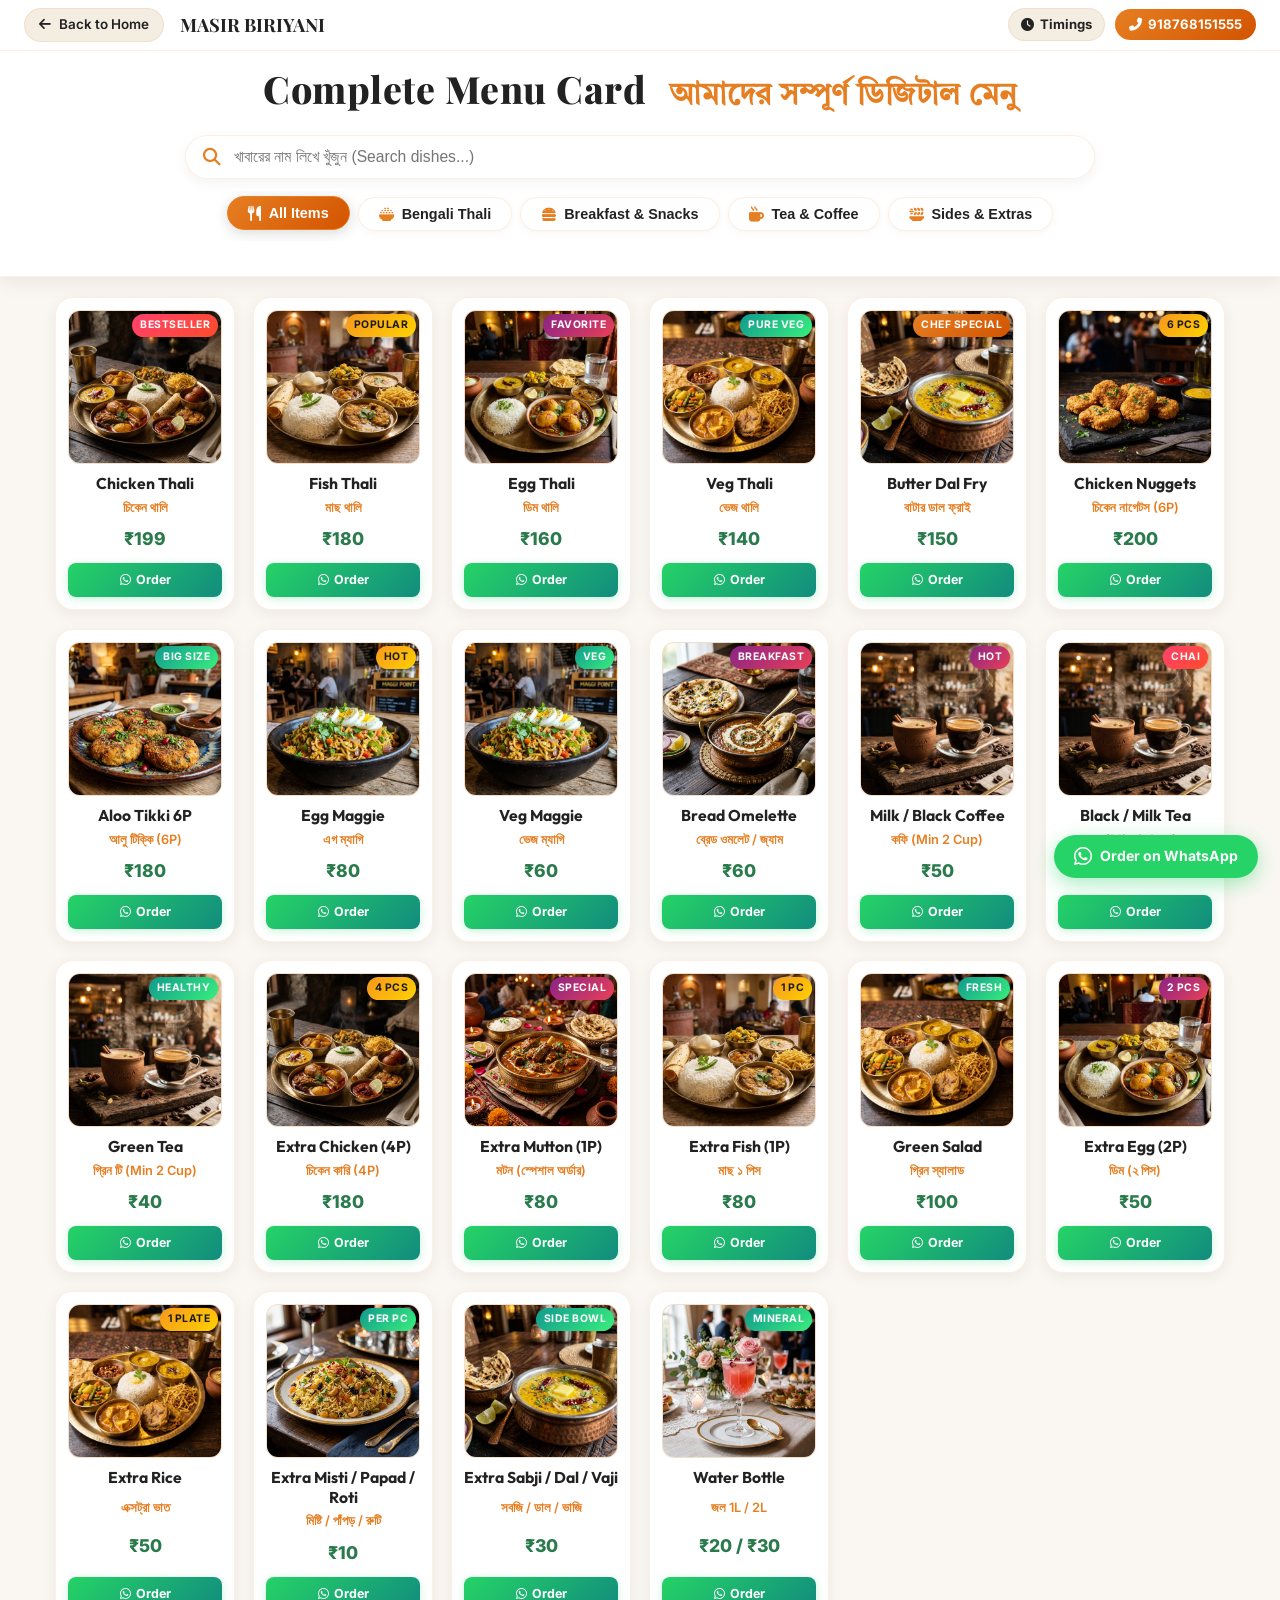
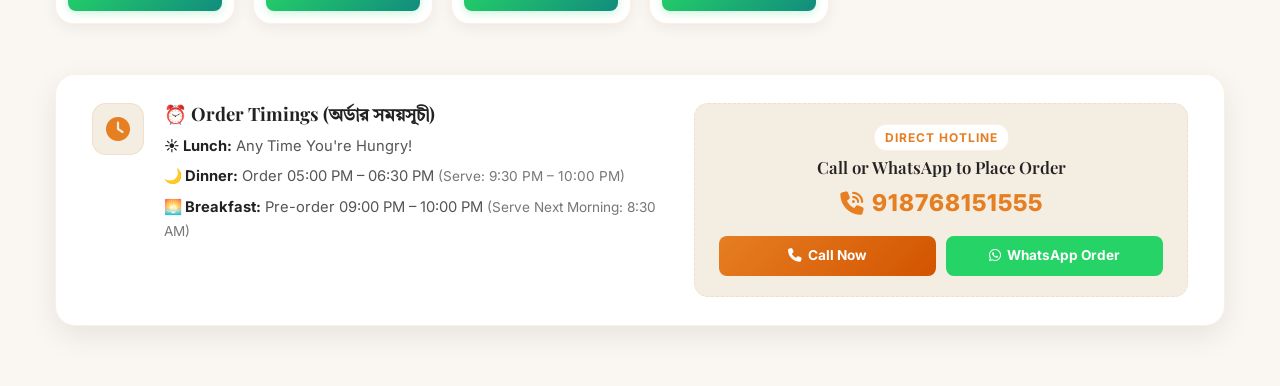
<file: menu.html>
﻿<!DOCTYPE html>
<html lang="bn">
<head>
    <meta charset="UTF-8">
    <meta name="viewport" content="width=device-width, initial-scale=1.0">
    <title>Full Menu Card | MASIR BIRIYANI| সম্পূর্ণ মেনু</title>
    
    <!-- Meta Descriptions & SEO -->
    <meta name="description" content="Explore the full digital menu of MASIR BIRIYANI. Bengali Thalis, Snacks, Tea, Coffee, Extras & Direct WhatsApp Ordering.">
    <meta name="theme-color" content="#c9a24b">
    
    <!-- Fonts -->
    <link rel="preconnect" href="https://fonts.googleapis.com">
    <link rel="preconnect" href="https://fonts.gstatic.com" crossorigin>
    <link href="https://fonts.googleapis.com/css2?family=Cinzel:wght@500;700;900&family=Inter:wght@300;400;500;600;700;800&family=Outfit:wght@400;500;600;700;800&family=Playfair+Display:ital,wght@0,600;0,700;0,900;1,600&family=Tiro+Bangla:ital@0;1&display=swap" rel="stylesheet">
    
    <!-- Font Awesome -->
    <link rel="stylesheet" href="https://cdnjs.cloudflare.com/ajax/libs/font-awesome/6.5.1/css/all.min.css">
    
    <!-- Main Style -->
    <link rel="stylesheet" href="styles.css">

    <style>
        /* Specific Styles for Compact Full Menu Page (LIGHT THEME) */
        .full-menu-page {
            background-color: var(--bg-deep);
            color: var(--text-primary);
            min-height: 100vh;
        }

        /* Sticky Top Header Container */
        .sticky-menu-top-container {
            position: sticky;
            top: 0;
            z-index: 1000;
            background: var(--bg-card);
            backdrop-filter: blur(20px);
            -webkit-backdrop-filter: blur(20px);
            border-bottom: 1.5px solid var(--glass-border);
            box-shadow: 0 4px 20px rgba(0, 0, 0, 0.08);
        }

        .full-menu-nav {
            padding: 8px 24px;
            display: flex;
            align-items: center;
            justify-content: space-between;
            border-bottom: 1px solid var(--glass-border);
        }

        .full-menu-nav-left {
            display: flex;
            align-items: center;
            gap: 16px;
        }

        .nav-back-btn {
            display: inline-flex;
            align-items: center;
            gap: 8px;
            background: var(--bg-dark);
            border: 1px solid var(--glass-border);
            color: var(--text-primary);
            padding: 5px 14px;
            border-radius: 25px;
            text-decoration: none;
            font-weight: 600;
            font-size: 0.84rem;
            transition: all 0.3s ease;
        }

        .nav-back-btn:hover {
            background: var(--accent-gold);
            color: #ffffff;
            border-color: var(--accent-gold);
            transform: translateX(-3px);
            box-shadow: 0 0 15px rgba(0, 0, 0, 0.15);
        }

        .full-menu-logo-title {
            font-family: 'Playfair Display', serif;
            font-size: 1.15rem;
            font-weight: 700;
            color: var(--text-primary);
        }

        .full-menu-logo-title span {
            color: var(--accent-gold);
        }

        .full-menu-nav-right {
            display: flex;
            align-items: center;
            gap: 10px;
        }

        .nav-timing-btn {
            display: inline-flex;
            align-items: center;
            gap: 6px;
            background: var(--bg-dark);
            border: 1px solid var(--glass-border);
            color: var(--text-primary);
            padding: 5px 12px;
            border-radius: 25px;
            text-decoration: none;
            font-weight: 700;
            font-size: 0.82rem;
            transition: all 0.3s ease;
        }

        .nav-timing-btn:hover {
            background: var(--accent-gold);
            color: #ffffff;
            border-color: var(--accent-gold);
            transform: translateY(-2px);
            box-shadow: 0 0 15px rgba(0, 0, 0, 0.15);
        }

        .nav-call-btn {
            display: inline-flex;
            align-items: center;
            gap: 6px;
            background: linear-gradient(135deg, var(--accent-gold), var(--accent-amber));
            color: #ffffff;
            padding: 5px 14px;
            border-radius: 25px;
            text-decoration: none;
            font-weight: 700;
            font-size: 0.82rem;
            transition: all 0.3s ease;
        }

        .nav-call-btn:hover {
            transform: translateY(-2px);
            box-shadow: 0 4px 15px rgba(0, 0, 0, 0.2);
        }

        /* Full Menu Hero Header */
        .full-menu-hero {
            text-align: center;
            padding: 14px 20px 10px;
            position: relative;
        }

        .full-menu-hero h1 {
            font-family: 'Playfair Display', serif;
            font-size: 2.35rem;
            font-weight: 800;
            color: var(--text-primary);
            margin-bottom: 0;
            line-height: 1.25;
            letter-spacing: 0.5px;
        }

        .full-menu-hero h1 .bengali-heading {
            color: var(--accent-gold);
            display: inline-block;
            font-size: 1.85rem;
            margin-left: 14px;
            font-family: 'Tiro Bangla', serif;
            font-weight: 700;
        }

        .full-menu-hero p {
            display: none;
        }

        /* Search & Filter Controls */
        .menu-control-bar {
            max-width: 950px;
            margin: 0 auto;
            padding: 10px 20px 15px;
        }

        .search-box-wrapper {
            position: relative;
            margin-bottom: 12px;
        }

        .search-box-wrapper input {
            width: 100%;
            background: var(--bg-card);
            border: 1.5px solid var(--glass-border);
            padding: 12px 20px 12px 48px;
            border-radius: 30px;
            color: var(--text-primary);
            font-size: 0.98rem;
            outline: none;
            transition: all 0.3s ease;
            box-shadow: 0 4px 14px rgba(0, 0, 0, 0.05);
        }

        .search-box-wrapper input:focus {
            border-color: var(--accent-gold);
            box-shadow: 0 0 18px rgba(0, 0, 0, 0.1);
            background: var(--bg-card);
        }

        .search-box-wrapper i {
            position: absolute;
            left: 18px;
            top: 50%;
            transform: translateY(-50%);
            color: var(--accent-gold);
            font-size: 1.1rem;
        }

        .menu-category-tabs {
            touch-action: pan-x pan-y;
            overscroll-behavior-x: contain;
            display: flex;
            justify-content: center;
            flex-wrap: wrap;
            gap: 10px;
            margin: 0;
        }

        .menu-tab-btn {
            background: var(--bg-card);
            border: 1.5px solid var(--glass-border);
            color: var(--text-secondary);
            padding: 8px 20px;
            border-radius: 25px;
            font-size: 0.9rem;
            font-weight: 600;
            cursor: pointer;
            backdrop-filter: blur(8px);
            transition: all 0.25s ease;
            display: inline-flex;
            align-items: center;
            gap: 8px;
            box-shadow: 0 2px 8px rgba(0, 0, 0, 0.04);
        }

        .menu-tab-btn i {
            color: var(--accent-gold);
            font-size: 0.95rem;
            transition: transform 0.3s ease;
        }

        .menu-tab-btn:hover {
            border-color: var(--accent-gold);
            color: var(--text-primary);
            background: var(--bg-card2, #f4f8f9);
            transform: translateY(-2px);
            box-shadow: 0 4px 15px rgba(0, 0, 0, 0.08);
        }

        .menu-tab-btn.active {
            background: linear-gradient(135deg, var(--accent-gold), var(--accent-amber));
            border-color: var(--accent-gold);
            color: #ffffff;
            box-shadow: 0 3px 14px rgba(0, 0, 0, 0.15);
            transform: translateY(-1px);
        }

        .menu-tab-btn.active i {
            color: #ffffff;
        }

        /* Compact Grid for Full Menu */
        .compact-menu-grid-container {
            max-width: 1200px;
            margin: 20px auto 50px;
            padding: 0 15px;
        }

        .compact-grid {
            display: grid;
            grid-template-columns: repeat(auto-fill, minmax(180px, 1fr));
            gap: 18px;
        }

        .compact-grid .food-menu-card {
            flex: initial;
            width: 100%;
            animation: floatMenuItem 4.5s ease-in-out infinite alternate;
        }

        .compact-grid .food-menu-card.hidden {
            display: none !important;
        }

        /* No Results Message */
        #no-results-msg {
            text-align: center;
            padding: 50px 20px;
            font-size: 1.1rem;
            color: var(--accent-gold);
            display: none;
            grid-column: 1 / -1;
        }

        /* Order Info Banner (Light Theme) */
        .order-info-banner {
            display: flex;
            align-items: stretch;
            justify-content: space-between;
            gap: 25px;
            padding: 28px 36px;
            border-radius: 20px;
            background: var(--bg-card);
            border: 1.5px solid var(--glass-border);
            box-shadow: 0 10px 30px rgba(0, 0, 0, 0.07);
        }

        .order-timing-card {
            display: flex;
            gap: 20px;
            flex: 1.3;
        }

        .timing-icon {
            width: 52px;
            height: 52px;
            border-radius: 14px;
            background: var(--bg-dark);
            border: 1px solid var(--glass-border);
            display: flex;
            align-items: center;
            justify-content: center;
            color: var(--accent-gold);
            font-size: 1.5rem;
            flex-shrink: 0;
        }

        .timing-details h4 {
            color: var(--text-primary);
            font-size: 1.15rem;
            margin-bottom: 10px;
            font-weight: 700;
        }

        .timing-details ul {
            list-style: none;
            padding: 0;
            margin: 0;
            display: flex;
            flex-direction: column;
            gap: 7px;
        }

        .timing-details li {
            font-size: 0.92rem;
            color: var(--text-secondary);
        }

        .timing-details li strong {
            color: var(--text-primary);
        }

        .timing-details .serve-time {
            color: var(--text-muted);
            font-size: 0.85rem;
        }

        .order-call-box {
            flex: 1;
            display: flex;
            flex-direction: column;
            align-items: center;
            justify-content: center;
            text-align: center;
            background: var(--bg-dark);
            padding: 20px 24px;
            border-radius: 14px;
            border: 1px dashed var(--glass-border);
        }

        .call-badge {
            background: var(--bg-card);
            color: var(--accent-gold);
            font-size: 0.75rem;
            font-weight: 700;
            text-transform: uppercase;
            letter-spacing: 1px;
            padding: 3px 10px;
            border-radius: 12px;
            margin-bottom: 6px;
            border: 1px solid var(--glass-border);
        }

        .order-call-box h3 {
            font-size: 1.05rem;
            color: var(--text-primary);
            margin-bottom: 8px;
            font-weight: 600;
        }

        .order-phone-link {
            font-size: 1.45rem;
            font-weight: 800;
            color: var(--accent-gold);
            text-decoration: none;
            letter-spacing: 1px;
            display: inline-flex;
            align-items: center;
            gap: 8px;
            margin-bottom: 14px;
            transition: transform 0.3s ease;
        }

        .order-phone-link:hover {
            transform: scale(1.05);
        }

        .quick-action-btns {
            display: flex;
            gap: 10px;
            width: 100%;
        }

        .direct-call-btn, .direct-wp-btn {
            flex: 1;
            padding: 9px 12px;
            border-radius: 8px;
            font-size: 0.85rem;
            font-weight: 700;
            text-decoration: none;
            display: inline-flex;
            align-items: center;
            justify-content: center;
            gap: 6px;
            transition: all 0.3s ease;
        }

        .direct-call-btn {
            background: linear-gradient(135deg, var(--accent-gold), var(--accent-amber));
            color: #ffffff;
        }

        .direct-call-btn:hover {
            transform: translateY(-2px);
            box-shadow: 0 4px 15px rgba(0, 0, 0, 0.2);
        }

        .direct-wp-btn {
            background: #25D366;
            color: #ffffff;
        }

        .direct-wp-btn:hover {
            background: #1ebc59;
            transform: translateY(-2px);
            box-shadow: 0 4px 15px rgba(37, 211, 102, 0.4);
        }

        /* Floating Order Quick Dial */
        .floating-order-btn {
            position: fixed;
            bottom: 22px;
            right: 22px;
            z-index: 999;
            display: flex;
            align-items: center;
            gap: 8px;
            background: #25D366;
            color: #ffffff;
            padding: 10px 20px;
            border-radius: 35px;
            text-decoration: none;
            font-weight: 700;
            font-size: 0.88rem;
            box-shadow: 0 6px 20px rgba(37, 211, 102, 0.4);
            transition: all 0.3s ease;
            animation: pulseOrderBtn 2.5s infinite;
        }

        .floating-order-btn:hover {
            background: #1ebc59;
            color: #ffffff;
            transform: scale(1.06);
            box-shadow: 0 8px 25px rgba(37, 211, 102, 0.6);
        }

        @keyframes pulseOrderBtn {
            0%, 100% { transform: scale(1); }
            50% { transform: scale(1.04); }
        }

        @media (max-width: 900px) {
            .order-info-banner {
                flex-direction: column;
                padding: 22px;
            }
            .order-timing-card {
                flex-direction: column;
                gap: 12px;
            }
        }

        @media (max-width: 600px) {
            .full-menu-nav {
                padding: 8px 12px;
            }
            .nav-back-btn span {
                display: none;
            }
            .full-menu-logo-title {
                font-size: 1.05rem;
            }
            .nav-timing-btn {
                padding: 4px 8px;
                font-size: 0.76rem;
            }
            .nav-timing-btn span {
                display: none;
            }
            .nav-call-btn {
                padding: 4px 10px;
                font-size: 0.76rem;
            }
            .full-menu-hero {
                padding: 10px 10px 4px;
            }
            .full-menu-hero h1 {
                font-size: 1.65rem;
            }
            .full-menu-hero h1 .bengali-heading {
                font-size: 1.35rem;
                display: block;
                margin-left: 0;
                margin-top: 4px;
            }
            .menu-control-bar {
                padding: 6px 12px 10px;
            }
            .search-box-wrapper {
                margin-bottom: 8px;
            }
            .search-box-wrapper input {
                padding: 9px 16px 9px 38px;
                font-size: 0.88rem;
                border-radius: 25px;
            }
            .search-box-wrapper i {
                left: 14px;
                font-size: 0.95rem;
            }
            .menu-category-tabs {
            touch-action: pan-x pan-y;
            overscroll-behavior-x: contain;
                gap: 6px;
                overflow-x: auto;
                flex-wrap: nowrap;
                justify-content: flex-start;
                padding-bottom: 4px;
                -webkit-overflow-scrolling: touch;
            }
            .menu-tab-btn {
                padding: 6px 14px;
                font-size: 0.8rem;
                border-radius: 20px;
                white-space: nowrap;
                flex-shrink: 0;
            }
            .compact-grid {
                grid-template-columns: repeat(2, 1fr);
                gap: 10px;
            }
            .compact-grid .food-menu-card {
                padding: 8px;
            }
            .food-title {
                font-size: 0.86rem;
            }
            .bengali-title {
                font-size: 0.72rem;
            }
            .food-price {
                font-size: 0.95rem;
            }
            .food-order-btn {
                padding: 5px 8px;
                font-size: 0.72rem;
            }
        }
    </style>
</head>
<body class="full-menu-page">

    <!-- Sticky Top Header (Navbar + Hero Title + Search Box + Filter Tabs) -->
    <div class="sticky-menu-top-container">
        <!-- Top Navigation Bar -->
        <nav class="full-menu-nav">
            <div class="full-menu-nav-left">
                <a href="index.html" class="nav-back-btn" title="Go back to Home Page">
                    <i class="fas fa-arrow-left"></i> <span>Back to Home</span>
                </a>
                <div class="full-menu-logo-title">MASIR BIRIYANI</div>
            </div>
            <div class="full-menu-nav-right">
                <a href="#order-timings" class="nav-timing-btn" id="nav-timing-toggle-btn" title="Order Timings (অর্ডার সময়সূচী)">
                    <i class="fas fa-clock" id="nav-timing-icon"></i> <span id="nav-timing-text">Timings</span>
                </a>
                <a href="tel:918768151555" class="nav-call-btn">
                    <i class="fas fa-phone-alt"></i> <span>918768151555</span>
                </a>
            </div>
        </nav>

        <!-- Hero Header -->
        <header class="full-menu-hero">
            <h1>Complete Menu Card <span class="bengali-heading">আমাদের সম্পূর্ণ ডিজিটাল মেনু</span></h1>
        </header>

        <!-- Search Bar & Category Filter Tabs -->
        <div class="menu-control-bar">
            <div class="search-box-wrapper">
                <i class="fas fa-search"></i>
                <input type="text" id="menu-search-input" placeholder="খাবারের নাম লিখে খুঁজুন (Search dishes...)" autocomplete="off">
            </div>

            <div class="menu-category-tabs">
                <button class="menu-tab-btn active" data-category="all">
                    <i class="fas fa-utensils"></i> All Items
                </button>
                <button class="menu-tab-btn" data-category="thali">
                    <i class="fas fa-bowl-rice"></i> Bengali Thali
                </button>
                <button class="menu-tab-btn" data-category="snacks">
                    <i class="fas fa-burger"></i> Breakfast & Snacks
                </button>
                <button class="menu-tab-btn" data-category="beverages">
                    <i class="fas fa-mug-hot"></i> Tea & Coffee
                </button>
                <button class="menu-tab-btn" data-category="extras">
                    <i class="fas fa-plate-wheat"></i> Sides & Extras
                </button>
            </div>
        </div>
    </div>

    <!-- Compact Full Menu Grid -->
    <main class="compact-menu-grid-container">
        <div class="compact-grid" id="full-menu-grid">

            <!-- 1. Chicken Thali -->
            <div class="food-menu-card" data-category="thali" data-keywords="chicken thali murgi murgir mangsho rice dal sabji thali">
                <div class="food-card-badge bestseller">Bestseller</div>
                <div class="food-card-img-box">
                    <img src="assets/menu_chicken_thali.webp" alt="Chicken Thali" loading="lazy">
                </div>
                <div class="food-card-body">
                    <h3 class="food-title">Chicken Thali</h3>
                    <span class="bengali-title">চিকেন থালি</span>
                    <span class="food-price">₹199</span>
                    <a href="https://wa.me/918768151555?text==Hi%20MASIR%20BIRIYANI,%20I%20want%20to%20order%20Chicken%20Thali%20(₹199)" target="_blank" class="food-order-btn">
                        <i class="fab fa-whatsapp"></i> Order
                    </a>
                </div>
            </div>

            <!-- 2. Fish Thali -->
            <div class="food-menu-card" data-category="thali" data-keywords="fish thali macher thali mach jhol rui katla rice dal thali">
                <div class="food-card-badge popular">Popular</div>
                <div class="food-card-img-box">
                    <img src="assets/menu_fish_thali.webp" alt="Fish Thali" loading="lazy">
                </div>
                <div class="food-card-body">
                    <h3 class="food-title">Fish Thali</h3>
                    <span class="bengali-title">মাছ থালি</span>
                    <span class="food-price">₹180</span>
                    <a href="https://wa.me/918768151555?text==Hi%20MASIR%20BIRIYANI,%20I%20want%20to%20order%20Fish%20Thali%20(₹180)" target="_blank" class="food-order-btn">
                        <i class="fab fa-whatsapp"></i> Order
                    </a>
                </div>
            </div>

            <!-- 3. Egg Thali -->
            <div class="food-menu-card" data-category="thali" data-keywords="egg thali dimer thali dim kosha rice dal thali">
                <div class="food-card-badge special">Favorite</div>
                <div class="food-card-img-box">
                    <img src="assets/menu_egg_thali.webp" alt="Egg Thali" loading="lazy">
                </div>
                <div class="food-card-body">
                    <h3 class="food-title">Egg Thali</h3>
                    <span class="bengali-title">ডিম থালি</span>
                    <span class="food-price">₹160</span>
                    <a href="https://wa.me/918768151555?text==Hi%20MASIR%20BIRIYANI,%20I%20want%20to%20order%20Egg%20Thali%20(₹160)" target="_blank" class="food-order-btn">
                        <i class="fab fa-whatsapp"></i> Order
                    </a>
                </div>
            </div>

            <!-- 4. Veg Thali -->
            <div class="food-menu-card" data-category="thali" data-keywords="veg thali niramish thali paneer dal sabji rice mishti doi">
                <div class="food-card-badge pure-veg">Pure Veg</div>
                <div class="food-card-img-box">
                    <img src="assets/menu_veg_thali.webp" alt="Veg Thali" loading="lazy">
                </div>
                <div class="food-card-body">
                    <h3 class="food-title">Veg Thali</h3>
                    <span class="bengali-title">ভেজ থালি</span>
                    <span class="food-price">₹140</span>
                    <a href="https://wa.me/918768151555?text==Hi%20MASIR%20BIRIYANI,%20I%20want%20to%20order%20Veg%20Thali%20(₹140)" target="_blank" class="food-order-btn">
                        <i class="fab fa-whatsapp"></i> Order
                    </a>
                </div>
            </div>

            <!-- 5. Butter Dal Fry -->
            <div class="food-menu-card" data-category="extras" data-keywords="butter dal fry yellow dal tadka veg">
                <div class="food-card-badge chef">Chef Special</div>
                <div class="food-card-img-box">
                    <img src="assets/menu_butter_dal_fry.webp" alt="Butter Dal Fry" loading="lazy">
                </div>
                <div class="food-card-body">
                    <h3 class="food-title">Butter Dal Fry</h3>
                    <span class="bengali-title">বাটার ডাল ফ্রাই</span>
                    <span class="food-price">₹150</span>
                    <a href="https://wa.me/918768151555?text==Hi%20MASIR%20BIRIYANI,%20I%20want%20to%20order%20Butter%20Dal%20Fry%20(₹150)" target="_blank" class="food-order-btn">
                        <i class="fab fa-whatsapp"></i> Order
                    </a>
                </div>
            </div>

            <!-- 6. Chicken Nuggets (6P) -->
            <div class="food-menu-card" data-category="snacks" data-keywords="chicken nuggets 6p fried snacks non-veg">
                <div class="food-card-badge popular">6 Pcs</div>
                <div class="food-card-img-box">
                    <img src="assets/menu_chicken_nuggets.webp" alt="Chicken Nuggets" loading="lazy">
                </div>
                <div class="food-card-body">
                    <h3 class="food-title">Chicken Nuggets</h3>
                    <span class="bengali-title">চিকেন নাগেটস (6P)</span>
                    <span class="food-price">₹200</span>
                    <a href="https://wa.me/918768151555?text==Hi%20MASIR%20BIRIYANI,%20I%20want%20to%20order%20Chicken%20Nuggets%20(₹200)" target="_blank" class="food-order-btn">
                        <i class="fab fa-whatsapp"></i> Order
                    </a>
                </div>
            </div>

            <!-- 7. Aloo Tikki Big Size (6P) -->
            <div class="food-menu-card" data-category="snacks" data-keywords="aloo tikki potato cutlet snacks big size veg">
                <div class="food-card-badge pure-veg">Big Size</div>
                <div class="food-card-img-box">
                    <img src="assets/menu_aloo_tikki.webp" alt="Aloo Tikki Big Size" loading="lazy">
                </div>
                <div class="food-card-body">
                    <h3 class="food-title">Aloo Tikki 6P</h3>
                    <span class="bengali-title">আলু টিক্কি (6P)</span>
                    <span class="food-price">₹180</span>
                    <a href="https://wa.me/918768151555?text==Hi%20MASIR%20BIRIYANI,%20I%20want%20to%20order%20Aloo%20Tikki%20(₹180)" target="_blank" class="food-order-btn">
                        <i class="fab fa-whatsapp"></i> Order
                    </a>
                </div>
            </div>

            <!-- 8. Egg Maggie -->
            <div class="food-menu-card" data-category="snacks" data-keywords="egg maggie noodles masala snacks">
                <div class="food-card-badge popular">Hot</div>
                <div class="food-card-img-box">
                    <img src="assets/menu_egg_maggie.webp" alt="Egg Maggie" loading="lazy">
                </div>
                <div class="food-card-body">
                    <h3 class="food-title">Egg Maggie</h3>
                    <span class="bengali-title">এগ ম্যাগি</span>
                    <span class="food-price">₹80</span>
                    <a href="https://wa.me/918768151555?text==Hi%20MASIR%20BIRIYANI,%20I%20want%20to%20order%20Egg%20Maggie%20(₹80)" target="_blank" class="food-order-btn">
                        <i class="fab fa-whatsapp"></i> Order
                    </a>
                </div>
            </div>

            <!-- 9. Veg Maggie -->
            <div class="food-menu-card" data-category="snacks" data-keywords="veg maggie masala noodles snacks vegetarian">
                <div class="food-card-badge pure-veg">Veg</div>
                <div class="food-card-img-box">
                    <img src="assets/menu_egg_maggie.webp" alt="Veg Maggie" loading="lazy">
                </div>
                <div class="food-card-body">
                    <h3 class="food-title">Veg Maggie</h3>
                    <span class="bengali-title">ভেজ ম্যাগি</span>
                    <span class="food-price">₹60</span>
                    <a href="https://wa.me/918768151555?text==Hi%20MASIR%20BIRIYANI,%20I%20want%20to%20order%20Veg%20Maggie%20(₹60)" target="_blank" class="food-order-btn">
                        <i class="fab fa-whatsapp"></i> Order
                    </a>
                </div>
            </div>

            <!-- 10. Bread Omelette / Jam / Butter -->
            <div class="food-menu-card" data-category="snacks" data-keywords="bread omelette jam butter breakfast toast egg">
                <div class="food-card-badge special">Breakfast</div>
                <div class="food-card-img-box">
                    <img src="assets/menu6.webp" alt="Bread Omelette Jam Butter" loading="lazy">
                </div>
                <div class="food-card-body">
                    <h3 class="food-title">Bread Omelette</h3>
                    <span class="bengali-title">ব্রেড ওমলেট / জ্যাম</span>
                    <span class="food-price">₹60</span>
                    <a href="https://wa.me/918768151555?text==Hi%20MASIR%20BIRIYANI,%20I%20want%20to%20order%20Bread%20Omelette%20(₹60)" target="_blank" class="food-order-btn">
                        <i class="fab fa-whatsapp"></i> Order
                    </a>
                </div>
            </div>

            <!-- 11. Milk / Black Coffee -->
            <div class="food-menu-card" data-category="beverages" data-keywords="coffee milk coffee black coffee hot drink beverages espresso">
                <div class="food-card-badge special">Hot</div>
                <div class="food-card-img-box">
                    <img src="assets/menu_tea_coffee.webp" alt="Milk and Black Coffee" loading="lazy">
                </div>
                <div class="food-card-body">
                    <h3 class="food-title">Milk / Black Coffee</h3>
                    <span class="bengali-title">কফি (Min 2 Cup)</span>
                    <span class="food-price">₹50</span>
                    <a href="https://wa.me/918768151555?text==Hi%20MASIR%20BIRIYANI,%20I%20want%20to%20order%20Coffee" target="_blank" class="food-order-btn">
                        <i class="fab fa-whatsapp"></i> Order
                    </a>
                </div>
            </div>

            <!-- 12. Black / Milk Tea -->
            <div class="food-menu-card" data-category="beverages" data-keywords="tea chai milk tea black tea masala chai beverage">
                <div class="food-card-badge bestseller">Chai</div>
                <div class="food-card-img-box">
                    <img src="assets/menu_tea_coffee.webp" alt="Black and Milk Tea" loading="lazy">
                </div>
                <div class="food-card-body">
                    <h3 class="food-title">Black / Milk Tea</h3>
                    <span class="bengali-title">চা (Min 2 Cup)</span>
                    <span class="food-price">₹25</span>
                    <a href="https://wa.me/918768151555?text==Hi%20MASIR%20BIRIYANI,%20I%20want%20to%20order%20Tea" target="_blank" class="food-order-btn">
                        <i class="fab fa-whatsapp"></i> Order
                    </a>
                </div>
            </div>

            <!-- 13. Green Tea -->
            <div class="food-menu-card" data-category="beverages" data-keywords="green tea healthy detox hot beverage">
                <div class="food-card-badge pure-veg">Healthy</div>
                <div class="food-card-img-box">
                    <img src="assets/menu_tea_coffee.webp" alt="Green Tea" loading="lazy">
                </div>
                <div class="food-card-body">
                    <h3 class="food-title">Green Tea</h3>
                    <span class="bengali-title">গ্রিন টি (Min 2 Cup)</span>
                    <span class="food-price">₹40</span>
                    <a href="https://wa.me/918768151555?text==Hi%20MASIR%20BIRIYANI,%20I%20want%20to%20order%20Green%20Tea" target="_blank" class="food-order-btn">
                        <i class="fab fa-whatsapp"></i> Order
                    </a>
                </div>
            </div>

            <!-- 14. Extra Chicken (4P) -->
            <div class="food-menu-card" data-category="extras" data-keywords="extra chicken 4p murgir mangsho chicken curry side non-veg">
                <div class="food-card-badge popular">4 Pcs</div>
                <div class="food-card-img-box">
                    <img src="assets/menu_chicken_thali.webp" alt="Extra Chicken 4P" loading="lazy">
                </div>
                <div class="food-card-body">
                    <h3 class="food-title">Extra Chicken (4P)</h3>
                    <span class="bengali-title">চিকেন কারি (4P)</span>
                    <span class="food-price">₹180</span>
                    <a href="https://wa.me/918768151555?text==Hi%20MASIR%20BIRIYANI,%20I%20want%20to%20order%20Extra%20Chicken%204P%20(₹180)" target="_blank" class="food-order-btn">
                        <i class="fab fa-whatsapp"></i> Order
                    </a>
                </div>
            </div>

            <!-- 15. Extra Mutton (1P - Special Order) -->
            <div class="food-menu-card" data-category="extras" data-keywords="extra mutton 1p khasi mangsho mutton kosha special non-veg">
                <div class="food-card-badge special">Special</div>
                <div class="food-card-img-box">
                    <img src="assets/menu3.webp" alt="Extra Mutton 1P" loading="lazy">
                </div>
                <div class="food-card-body">
                    <h3 class="food-title">Extra Mutton (1P)</h3>
                    <span class="bengali-title">মটন (স্পেশাল অর্ডার)</span>
                    <span class="food-price">₹80</span>
                    <a href="https://wa.me/918768151555?text==Hi%20MASIR%20BIRIYANI,%20I%20want%20to%20order%20Extra%20Mutton%20(₹80)" target="_blank" class="food-order-btn">
                        <i class="fab fa-whatsapp"></i> Order
                    </a>
                </div>
            </div>

            <!-- 16. Extra Fish (1P) -->
            <div class="food-menu-card" data-category="extras" data-keywords="extra fish 1p macher jhol rui katla side non-veg">
                <div class="food-card-badge popular">1 Pc</div>
                <div class="food-card-img-box">
                    <img src="assets/menu_fish_thali.webp" alt="Extra Fish 1P" loading="lazy">
                </div>
                <div class="food-card-body">
                    <h3 class="food-title">Extra Fish (1P)</h3>
                    <span class="bengali-title">মাছ ১ পিস</span>
                    <span class="food-price">₹80</span>
                    <a href="https://wa.me/918768151555?text==Hi%20MASIR%20BIRIYANI,%20I%20want%20to%20order%20Extra%20Fish%20(₹80)" target="_blank" class="food-order-btn">
                        <i class="fab fa-whatsapp"></i> Order
                    </a>
                </div>
            </div>

            <!-- 17. Green Salad -->
            <div class="food-menu-card" data-category="extras" data-keywords="green salad cucumber tomato onion lemon salad veg">
                <div class="food-card-badge pure-veg">Fresh</div>
                <div class="food-card-img-box">
                    <img src="assets/menu_veg_thali.webp" alt="Green Salad" loading="lazy">
                </div>
                <div class="food-card-body">
                    <h3 class="food-title">Green Salad</h3>
                    <span class="bengali-title">গ্রিন স্যালাড</span>
                    <span class="food-price">₹100</span>
                    <a href="https://wa.me/918768151555?text==Hi%20MASIR%20BIRIYANI,%20I%20want%20to%20order%20Green%20Salad%20(₹100)" target="_blank" class="food-order-btn">
                        <i class="fab fa-whatsapp"></i> Order
                    </a>
                </div>
            </div>

            <!-- 18. Extra Egg (2P) -->
            <div class="food-menu-card" data-category="extras" data-keywords="extra egg 2p dim egg curry side non-veg">
                <div class="food-card-badge special">2 Pcs</div>
                <div class="food-card-img-box">
                    <img src="assets/menu_egg_thali.webp" alt="Extra Egg 2P" loading="lazy">
                </div>
                <div class="food-card-body">
                    <h3 class="food-title">Extra Egg (2P)</h3>
                    <span class="bengali-title">ডিম (২ পিস)</span>
                    <span class="food-price">₹50</span>
                    <a href="https://wa.me/918768151555?text==Hi%20MASIR%20BIRIYANI,%20I%20want%20to%20order%20Extra%20Egg%202P%20(₹50)" target="_blank" class="food-order-btn">
                        <i class="fab fa-whatsapp"></i> Order
                    </a>
                </div>
            </div>

            <!-- 19. Extra Rice -->
            <div class="food-menu-card" data-category="extras" data-keywords="extra rice bhat rice portion veg side">
                <div class="food-card-badge popular">1 Plate</div>
                <div class="food-card-img-box">
                    <img src="assets/menu_veg_thali.webp" alt="Extra Rice" loading="lazy">
                </div>
                <div class="food-card-body">
                    <h3 class="food-title">Extra Rice</h3>
                    <span class="bengali-title">এক্সট্রা ভাত</span>
                    <span class="food-price">₹50</span>
                    <a href="https://wa.me/918768151555?text==Hi%20MASIR%20BIRIYANI,%20I%20want%20to%20order%20Extra%20Rice%20(₹50)" target="_blank" class="food-order-btn">
                        <i class="fab fa-whatsapp"></i> Order
                    </a>
                </div>
            </div>

            <!-- 20. Extra Misti / Papad / Roti -->
            <div class="food-menu-card" data-category="extras" data-keywords="extra misti papad roti sweet flatbread side">
                <div class="food-card-badge pure-veg">Per Pc</div>
                <div class="food-card-img-box">
                    <img src="assets/menu2.webp" alt="Extra Misti Papad Roti" loading="lazy">
                </div>
                <div class="food-card-body">
                    <h3 class="food-title">Extra Misti / Papad / Roti</h3>
                    <span class="bengali-title">মিষ্টি / পাঁপড় / রুটি</span>
                    <span class="food-price">₹10</span>
                    <a href="https://wa.me/918768151555?text==Hi%20MASIR%20BIRIYANI,%20I%20want%20to%20order%20Extra%20Misti%20Papad%20Roti%20(₹10)" target="_blank" class="food-order-btn">
                        <i class="fab fa-whatsapp"></i> Order
                    </a>
                </div>
            </div>

            <!-- 21. Extra Sabji / Dal / Vaji -->
            <div class="food-menu-card" data-category="extras" data-keywords="extra sabji dal vaji butter dal fry veg side">
                <div class="food-card-badge pure-veg">Side Bowl</div>
                <div class="food-card-img-box">
                    <img src="assets/menu_butter_dal_fry.webp" alt="Extra Sabji Dal Vaji" loading="lazy">
                </div>
                <div class="food-card-body">
                    <h3 class="food-title">Extra Sabji / Dal / Vaji</h3>
                    <span class="bengali-title">সবজি / ডাল / ভাজি</span>
                    <span class="food-price">₹30</span>
                    <a href="https://wa.me/918768151555?text==Hi%20MASIR%20BIRIYANI,%20I%20want%20to%20order%20Extra%20Sabji%20Dal%20Vaji%20(₹30)" target="_blank" class="food-order-btn">
                        <i class="fab fa-whatsapp"></i> Order
                    </a>
                </div>
            </div>

            <!-- 20. Packaged Water Bottle (1L / 2L) -->
            <div class="food-menu-card" data-category="beverages" data-keywords="water bottle 1l 2l mineral water drink">
                <div class="food-card-badge pure-veg">Mineral</div>
                <div class="food-card-img-box">
                    <img src="assets/menu5.webp" alt="Packaged Water Bottle" loading="lazy">
                </div>
                <div class="food-card-body">
                    <h3 class="food-title">Water Bottle</h3>
                    <span class="bengali-title">জল 1L / 2L</span>
                    <span class="food-price">₹20 / ₹30</span>
                    <a href="https://wa.me/918768151555?text==Hi%20MASIR%20BIRIYANI,%20I%20want%20to%20order%20Water%20Bottle" target="_blank" class="food-order-btn">
                        <i class="fab fa-whatsapp"></i> Order
                    </a>
                </div>
            </div>

        </div>

        <!-- No Results Fallback -->
        <div id="no-results-msg">
            <i class="fas fa-search" style="font-size: 2.5rem; margin-bottom: 12px; display: block;"></i>
            <p>আপনার খোঁজা অনুযায়ী কোনো খাবার পাওয়া যায়নি। অন্য কিছু লিখে খুঁজুন।</p>
        </div>
    </main>

    <!-- Order Timings Banner -->
    <div id="order-timings" style="max-width: 1200px; margin: 0 auto 60px; padding: 0 15px; scroll-margin-top: 170px;">
        <div class="order-info-banner glassmorphism">
            <div class="order-timing-card">
                <div class="timing-icon"><i class="fas fa-clock"></i></div>
                <div class="timing-details">
                    <h4>⏰ Order Timings (অর্ডার সময়সূচী)</h4>
                    <ul>
                        <li><strong>☀️ Lunch:</strong> Any Time You're Hungry!</li>
                        <li><strong>🌙 Dinner:</strong> Order 05:00 PM – 06:30 PM <span class="serve-time">(Serve: 9:30 PM – 10:00 PM)</span></li>
                        <li><strong>🌅 Breakfast:</strong> Pre-order 09:00 PM – 10:00 PM <span class="serve-time">(Serve Next Morning: 8:30 AM)</span></li>
                    </ul>
                </div>
            </div>
            
            <div class="order-call-box">
                <div class="call-badge">Direct Hotline</div>
                <h3>Call or WhatsApp to Place Order</h3>
                <a href="tel:918768151555" class="order-phone-link">
                    <i class="fas fa-phone-volume"></i> 918768151555
                </a>
                <div class="quick-action-btns">
                    <a href="tel:918768151555" class="direct-call-btn">
                        <i class="fas fa-phone"></i> Call Now
                    </a>
                    <a href="https://wa.me/918768151555?text==Hello%20MASIR%20BIRIYANI,%20I%20want%20to%20place%20an%20order!" target="_blank" class="direct-wp-btn">
                        <i class="fab fa-whatsapp"></i> WhatsApp Order
                    </a>
                </div>
            </div>
        </div>
    </div>

    <!-- Floating Direct WhatsApp Button -->
    <a href="https://wa.me/918768151555?text==Hello%20MASIR%20BIRIYANI,%20I%20want%20to%20order%20food!" target="_blank" class="floating-order-btn" title="Direct WhatsApp Order">
        <i class="fab fa-whatsapp" style="font-size: 1.3rem;"></i> <span>Order on WhatsApp</span>
    </a>

    <!-- JavaScript for Live Search & Category Filtering -->
    <script>
        document.addEventListener('DOMContentLoaded', () => {
            const searchInput = document.getElementById('menu-search-input');
            const categoryTabs = document.querySelectorAll('.menu-tab-btn');
            const foodCards = document.querySelectorAll('.food-menu-card');
            const noResultsMsg = document.getElementById('no-results-msg');

            let activeCategory = 'all';

            function filterMenu() {
                const query = searchInput.value.toLowerCase().trim();
                let visibleCount = 0;

                foodCards.forEach(card => {
                    const cardCategory = card.getAttribute('data-category');
                    const keywords = (card.getAttribute('data-keywords') || '') + ' ' + card.innerText.toLowerCase();

                    const matchesCategory = (activeCategory === 'all' || cardCategory === activeCategory);
                    const matchesSearch = query === '' || keywords.includes(query);

                    if (matchesCategory && matchesSearch) {
                        card.classList.remove('hidden');
                        visibleCount++;
                    } else {
                        card.classList.add('hidden');
                    }
                });

                if (visibleCount === 0) {
                    noResultsMsg.style.display = 'block';
                } else {
                    noResultsMsg.style.display = 'none';
                }
            }

            // Category Tab Clicks
            categoryTabs.forEach(tab => {
                tab.addEventListener('click', () => {
                    categoryTabs.forEach(t => t.classList.remove('active'));
                    tab.classList.add('active');
                    activeCategory = tab.getAttribute('data-category');
                    const tabsContainer = tab.closest('.menu-category-tabs');
                    if (tabsContainer) {
                        const targetScroll = tab.offsetLeft - (tabsContainer.clientWidth / 2) + (tab.offsetWidth / 2);
                        tabsContainer.scrollTo({ left: targetScroll, behavior: 'smooth' });
                    }
                    filterMenu();
                });
            });

            // Search Input Live Filter
            searchInput.addEventListener('input', () => {
                filterMenu();
            });

            // ============================================================
            // TWO-WAY TOGGLE SCROLL (Click to go to Timings, Click again to go to Top)
            // ============================================================
            const timingToggleBtn = document.getElementById('nav-timing-toggle-btn');
            const timingIcon = document.getElementById('nav-timing-icon');
            const timingText = document.getElementById('nav-timing-text');
            const orderTimingsSection = document.getElementById('order-timings');

            function isNearTimingsSection() {
                if (!orderTimingsSection) return false;
                const rect = orderTimingsSection.getBoundingClientRect();
                return rect.top <= window.innerHeight * 0.75;
            }

            if (timingToggleBtn && orderTimingsSection) {
                timingToggleBtn.addEventListener('click', (e) => {
                    e.preventDefault();
                    if (isNearTimingsSection()) {
                        // If already at Timings section -> Smoothly scroll back to TOP
                        window.scrollTo({ top: 0, behavior: 'smooth' });
                    } else {
                        // Smoothly scroll DOWN to Order Timings section
                        orderTimingsSection.scrollIntoView({ behavior: 'smooth', block: 'start' });
                    }
                });

                // Dynamically update button icon/text when user scrolls near timings
                window.addEventListener('scroll', () => {
                    if (isNearTimingsSection()) {
                        timingToggleBtn.classList.add('at-bottom');
                        if (timingIcon) timingIcon.className = 'fas fa-arrow-up';
                        if (timingText) timingText.innerText = 'Top';
                        timingToggleBtn.title = 'Scroll back to Top (উপরে ফিরে যান)';
                    } else {
                        timingToggleBtn.classList.remove('at-bottom');
                        if (timingIcon) timingIcon.className = 'fas fa-clock';
                        if (timingText) timingText.innerText = 'Timings';
                        timingToggleBtn.title = 'Order Timings (অর্ডার সময়সূচী)';
                    }
                }, { passive: true });
            }
        });
    </script>
</body>
</html>
</file>
<file: styles.css>
﻿/* ============================================================
   MASIR BIRIYANI — Premium Modern Theme
   ============================================================ */

@import url('https://fonts.googleapis.com/css2?family=Playfair+Display:wght@400;600;700;800&family=Outfit:wght@300;400;600;800&family=Inter:wght@300;400;500;600&display=swap');

/* ---- CSS Variables ---- */
:root {
    --bg-deep:              #FAF7F2; /* Warm Cream/Linen (main light bg) */
    --bg-dark:              #F3EDE2; /* Slightly darker warm cream for sections */
    --bg-card:              #FFFFFF; /* Pure white for cards */
    --bg-card2:             #F7F2E8; /* Very soft warm cream for hover states */
    --bg-cream:             #FAF7F2; /* Kept for compatibility */
    --accent-gold:          #E67E22; /* Vibrant Saffron/Orange */
    --accent-amber:         #D35400; /* Deep Roasted Saffron/Amber */
    --accent-light:         #FBE5C8; /* Soft Peach/Gold */
    --accent-red:           #2A7B4C; /* Deep Cardamom Green */
    --accent-warm:          #1E5E3A; /* Dark Cardamom/Mint Green */
    --text-primary:         #222222; /* Dark Charcoal (primary text) */
    --text-secondary:       #555555; /* Medium Gray (secondary text) */
    --text-muted:           #777777; /* Soft Gray (muted text) */
    --text-light-section:   #222222; /* Light section text */
    --glass-bg:             rgba(230, 126, 34, 0.03); /* Saffron-based glass */
    --glass-border:         rgba(230, 126, 34, 0.12);
    --glass-shadow:         0 8px 32px rgba(139, 69, 19, 0.08); /* Warm brown shadow */
    --glow-gold:            0 0 25px rgba(230, 126, 34, 0.15);
    --radius-sm:            8px;
    --radius-md:            16px;
    --radius-lg:            24px;
    --transition:           all 0.4s cubic-bezier(0.4, 0, 0.2, 1);
}

/* ---- Reset ---- */
*, *::before, *::after {
    margin: 0;
    padding: 0;
    box-sizing: border-box;
}

html {
    scroll-behavior: smooth;
}

body {
    font-family: 'Inter', sans-serif;
    background-color: var(--bg-deep);
    color: var(--text-primary);
    overflow-x: hidden;
    line-height: 1.6;
}

body.no-scroll {
    overflow-y: hidden !important;
}

h1, h2, h3, h4 {
    font-family: 'Playfair Display', 'Tiro Bangla', serif;
    line-height: 1.2;
}

/* ---- Custom Scrollbar ---- */
::-webkit-scrollbar          { width: 6px; }
::-webkit-scrollbar-track    { background: var(--bg-deep); }
::-webkit-scrollbar-thumb    { background: var(--accent-gold); border-radius: 3px; }
::-webkit-scrollbar-thumb:hover { background: var(--accent-amber); }

/* ============================================================
   NAVBAR
   ============================================================ */
.navbar {
    position: sticky;
    top: 0;
    margin: 0;
    width: 100%;
    padding: 0 5%;
    height: 72px;
    border-radius: 0;
    display: flex;
    justify-content: space-between;
    align-items: center;
    background: rgba(250, 247, 242, 0.92);
    backdrop-filter: blur(20px);
    -webkit-backdrop-filter: blur(20px);
    z-index: 1000;
    border-bottom: 1px solid rgba(230, 126, 34, 0.2);
    box-shadow: 0 4px 30px rgba(0, 0, 0, 0.5);
    transition: var(--transition);
}

.navbar-scrolled {
    height: 62px;
    background: rgba(250, 247, 242, 0.97);
    border-bottom-color: rgba(230, 126, 34, 0.35);
    box-shadow: 0 8px 40px rgba(0, 0, 0, 0.7), var(--glow-gold);
}

.logo-container {
    display: flex;
    align-items: center;
    gap: 2px; /* Set gap to almost zero to align right next to logo image */
}

.logo-brand-img {
    position: relative;
    z-index: 1002;
    height: 52px;
    width: auto;
    object-fit: contain;
    transition: var(--transition);
}

.logo-brand-img:hover {
    transform: scale(1.04);
}

.logo-text-wrapper {
    display: flex;
    align-items: center;
    position: relative;
    padding-left: 0px; /* Removed padding entirely to start text immediately */
    /* no overflow: hidden so football can roll across the whole screen */
}

.animated-football-header {
    position: absolute;
    left: -52px;
    width: 48px;
    height: 48px;
    top: 50%;
    margin-top: -24px;
    display: inline-block;
    z-index: 10;
    animation: footballRollAcross 14s linear infinite;
    will-change: left, transform, opacity;
    pointer-events: none;
}

.animated-football-header svg,
.animated-football-header img {
    width: 100%;
    height: 100%;
    filter: drop-shadow(0 2px 5px rgba(183, 28, 28, 0.4)) drop-shadow(0 1px 2px rgba(0, 0, 0, 0.25)) !important;
}

.logo-text {
    font-size: 1.5rem;
    font-weight: 800;
    letter-spacing: 1px;
    background: linear-gradient(90deg, var(--accent-gold), var(--accent-red));
    -webkit-background-clip: text;
    -webkit-text-fill-color: transparent;
    font-family: 'Outfit', sans-serif;
    display: inline-block;
    white-space: nowrap;
    overflow: hidden;
    clip-path: inset(0 100% 0 0);
    opacity: 0;
    animation: revealTextWipe 14s linear infinite;
    will-change: clip-path, opacity;
}

.nav-links {
    display: flex;
    flex-direction: column;
    position: absolute;
    top: 100%;
    right: 5%; /* Align with padding of navbar actions */
    width: 210px;
    height: auto;
    background: rgba(250, 247, 242, 0.97);
    backdrop-filter: blur(20px);
    -webkit-backdrop-filter: blur(20px);
    border: 1px solid rgba(230, 126, 34, 0.2);
    border-radius: 0 0 var(--radius-md) var(--radius-md);
    padding: 1.5rem 0;
    gap: 0.25rem;
    box-shadow: 0 15px 40px rgba(0, 0, 0, 0.6);
    opacity: 0;
    transform: translateY(-8px);
    pointer-events: none;
    transition: all 0.3s cubic-bezier(0.165, 0.84, 0.44, 1);
    align-items: center;
    list-style: none;
    z-index: 1000;
}

.nav-links.nav-active {
    opacity: 1;
    transform: translateY(0);
    pointer-events: auto;
}

.nav-links a {
    text-decoration: none;
    color: var(--text-secondary);
    font-weight: 500;
    font-size: 0.95rem;
    letter-spacing: 0.5px;
    text-transform: uppercase;
    padding: 0.65rem 1.4rem;
    border-radius: var(--radius-sm);
    transition: var(--transition);
    position: relative;
    display: block;
    width: 100%;
    text-align: center;
}

.nav-links a::after {
    content: '';
    position: absolute;
    bottom: 2px;
    left: 50%;
    transform: translateX(-50%);
    width: 0;
    height: 1.5px;
    background: var(--accent-gold);
    border-radius: 2px;
    transition: width 0.3s ease;
}

.nav-links a:hover {
    color: var(--accent-light);
}

.nav-links a:hover::after {
    width: 60%;
}

.navbar-actions {
    display: flex;
    align-items: center;
    gap: 0.35rem;
}
.dripza-btn-nav {
    background: transparent !important;
    border: none !important;
    width: 38px;
    height: 38px;
    cursor: pointer;
    display: flex;
    align-items: center;
    justify-content: center;
    padding: 0;
    overflow: visible;
    position: relative;
    box-shadow: none !important;
    transition: transform 0.3s ease;
}

.dripza-btn-nav:hover {
    background: transparent !important;
    box-shadow: none !important;
    transform: translateY(-2px);
}

.dripza-nav-icon {
    width: 100%;
    height: 100%;
    object-fit: contain;
    animation: dripzaBreathing 3.5s infinite ease-in-out;
    transition: filter 0.4s ease, transform 0.8s cubic-bezier(0.34, 1.56, 0.64, 1);
}

.dripza-btn-nav:hover .dripza-nav-icon {
    transform: scale(1.15) rotate(360deg);
    filter: drop-shadow(0 0 10px rgba(230, 126, 34, 0.9));
}

@keyframes dripzaBreathing {
    0%, 100% {
        transform: scale(1);
        filter: drop-shadow(0 0 2px rgba(230, 126, 34, 0.25));
    }
    50% {
        transform: scale(1.06);
        filter: drop-shadow(0 0 7px rgba(230, 126, 34, 0.65));
    }
}

.hamburger {
    display: block; /* Show hamburger globally on PC and Mobile */
    cursor: pointer;
    font-size: 1.4rem;
    color: var(--text-primary);
    padding: 0.4rem;
    border-radius: var(--radius-sm);
    transition: var(--transition);
}

.hamburger:hover {
    color: var(--accent-gold);
    background: rgba(230, 126, 34, 0.08);
}

/* ============================================================
   HERO / BANNER SECTION
   ============================================================ */
.hero {
    position: relative;
    width: 100%;
    aspect-ratio: 16 / 9;
    height: 56.25vw; /* Explicit 16:9 height to prevent collapse */
    min-height: 400px; /* Safe minimum height for PC banner */
    display: flex;
    align-items: center;
    justify-content: center;
    text-align: center;
    overflow: hidden;
    margin-top: 0;
}

.hero-bg {
    position: absolute;
    inset: 0;
    z-index: 0;
    overflow: hidden;
    background: var(--bg-deep);
}

.hero-bg::before {
    content: '';
    position: absolute;
    top: -30px;
    left: -30px;
    right: -30px;
    bottom: -30px;
    background-image: var(--bg-image);
    background-size: cover;
    background-position: center;
    filter: blur(28px) brightness(0.28) saturate(1.2);
    transition: background-image 1.2s ease-in-out;
    z-index: 0;
}

.hero-bg img {
    position: absolute;
    inset: 0;
    width: 100%;
    height: 100%;
    object-fit: cover;
    display: block;
    opacity: 0;
    transition: opacity 1.5s ease-in-out;
    z-index: 1;
}

.hero-video {
    position: absolute;
    inset: 0;
    width: 100%;
    height: 100%;
    object-fit: cover;
    z-index: 1;
}

.hero-bg img.active {
    opacity: 1;
    z-index: 2;
}

.hero-bg img.prev {
    opacity: 0;
    z-index: 1;
}

.hero-nav-zone {
    position: absolute;
    top: 0;
    bottom: 0;
    width: 15%;
    z-index: 5;
    cursor: pointer;
    background: transparent;
    transition: background 0.3s ease;
}

.hero-nav-zone.left-zone {
    left: 0;
}

.hero-nav-zone.right-zone {
    right: 0;
}

/* Subtle feedback on hover (no arrow icons) */
.hero-nav-zone:hover {
    background: rgba(255, 255, 255, 0.03);
}

.overlay {
    position: absolute;
    inset: 0;
    background: transparent;
    z-index: 3;
    pointer-events: none;
}

.hero-content {
    max-width: 800px;
    padding: 0 24px;
    z-index: 4;
    transform: translateY(30px);
    opacity: 0;
    animation: fadeUp 1.2s cubic-bezier(0.165, 0.84, 0.44, 1) forwards 0.4s;
}

.hero-content h1 {
    font-size: 3.6rem;
    font-weight: 800;
    margin-bottom: 1.2rem;
    color: var(--text-primary);
    text-shadow: 0 4px 15px rgba(0, 0, 0, 0.5);
    letter-spacing: -1px;
}

.hero-content p {
    font-size: 1.15rem;
    color: var(--text-secondary);
    margin-bottom: 2.8rem;
    line-height: 1.7;
    text-shadow: 0 2px 8px rgba(0, 0, 0, 0.5);
}

/* ============================================================
   SECTION SHARED
   ============================================================ */
section {
    padding: 15px 6%;
}

.section-title {
    font-family: 'Playfair Display', 'Tiro Bangla', serif;
    font-size: 2.6rem;
    font-weight: 700;
    text-align: center;
    margin-bottom: 1.2rem;
    color: var(--text-primary);
    position: relative;
    display: inline-block;
    width: 100%;
    letter-spacing: -0.5px;
}

.section-title::after {
    content: '';
    display: block;
    width: 60px;
    height: 2px;
    background: linear-gradient(90deg, var(--accent-gold), var(--accent-light));
    margin: 0.8rem auto 0;
    border-radius: 2px;
    box-shadow: 0 0 10px rgba(230, 126, 34, 0.5);
}

/* ============================================================
   VIBE SECTION
   ============================================================ */
.vibe-section {
    background: radial-gradient(ellipse at center top, rgba(230, 126, 34,0.05) 0%, transparent 65%);
    border-top: 1px solid rgba(230, 126, 34, 0.08);
    border-bottom: 1px solid rgba(230, 126, 34, 0.08);
    padding-top: 15px;
    padding-bottom: 15px;
}

.vibe-container {
    display: flex;
    align-items: center;
    justify-content: center;
    flex-wrap: wrap;
    gap: 1.2rem;
    padding: 0;
    max-width: 1100px;
    margin: 0 auto;
}

.vibe-text {
    max-width: 520px;
}

.vibe-text h3 {
    font-family: 'Playfair Display', 'Tiro Bangla', serif;
    font-size: 2rem;
    margin-bottom: 1.2rem;
    font-weight: 700;
    color: var(--text-primary);
    position: relative;
    padding-left: 1.2rem;
}

.vibe-text h3::before {
    content: '';
    position: absolute;
    left: 0;
    top: 10%;
    height: 80%;
    width: 3px;
    background: linear-gradient(to bottom, var(--accent-gold), var(--accent-amber));
    border-radius: 3px;
}

.vibe-text p {
    color: var(--text-secondary);
    line-height: 1.9;
    font-size: 1.05rem;
    font-weight: 400;
}

/* ============================================================
   INTERACTIVE RAKHI PURNIMA SPECIAL ALTAR
   ============================================================ */
.rath-feast-container {
    position: relative;
    width: 190px;
    height: 190px;
    background: radial-gradient(circle at center, #260A13 0%, #120408 100%);
    border-radius: var(--radius-md);
    border: 2px solid rgba(255, 193, 7, 0.55);
    box-shadow: 0 8px 24px rgba(0, 0, 0, 0.85), 
                inset 0 0 25px rgba(233, 30, 99, 0.25),
                0 0 14px rgba(255, 193, 7, 0.35);
    overflow: hidden;
    cursor: pointer;
    perspective: 500px;
    flex-shrink: 0;
    margin: 20px;
    transition: border-color 0.4s ease, box-shadow 0.4s ease;
}

.rath-feast-container:hover {
    border-color: #FFD54F;
    box-shadow: 0 8px 24px rgba(0, 0, 0, 0.95), 
                inset 0 0 25px rgba(255, 215, 0, 0.3),
                0 0 22px rgba(233, 30, 99, 0.5);
}

.temple-arch {
    position: absolute;
    top: 5px;
    left: 5px;
    right: 5px;
    bottom: 5px;
    border: 1px dashed rgba(255, 215, 0, 0.4);
    border-radius: var(--radius-md);
    pointer-events: none;
    z-index: 1;
}

.rath-altar-chariot {
    position: absolute;
    top: 15px;
    left: 50%;
    transform: translateX(-50%);
    width: 72px;
    height: 72px;
    z-index: 3;
    filter: drop-shadow(0 2px 6px rgba(0,0,0,0.7));
    transition: transform 0.4s cubic-bezier(0.175, 0.885, 0.32, 1.275), filter 0.4s ease;
    animation: trophyFloat 3.5s infinite ease-in-out;
}

.rath-altar-chariot svg {
    width: 100%;
    height: 100%;
}

.rath-feast-container.activated .rath-altar-chariot {
    filter: drop-shadow(0 0 10px #FFD700) drop-shadow(0 0 18px #E91E63);
    animation: trophyVibrate 0.12s infinite linear;
}

@keyframes trophyFloat {
    0%, 100% { transform: translateX(-50%) translateY(0); }
    50% { transform: translateX(-50%) translateY(-3px); }
}

@keyframes trophyVibrate {
    0%, 100% { transform: translateX(-50%) translate(0, 0) scale(1.04); }
    25% { transform: translateX(-50%) translate(-0.6px, 0.6px) scale(1.04); }
    50% { transform: translateX(-50%) translate(0.6px, -0.6px) scale(1.04); }
    75% { transform: translateX(-50%) translate(-0.6px, -0.6px) scale(1.04); }
}

.temple-bell {
    position: absolute;
    bottom: 12px;
    left: 50%;
    width: 58px;
    height: 58px;
    transform: translateX(-50%);
    z-index: 5;
    cursor: pointer;
    filter: drop-shadow(0 3px 6px rgba(0,0,0,0.7));
    transition: transform 0.6s cubic-bezier(0.19, 1, 0.22, 1), opacity 0.5s ease;
}

.temple-bell:hover {
    transform: translateX(-50%) scale(1.1);
}

.temple-bell svg {
    width: 100%;
    height: 100%;
}

.rath-feast-container.activated .temple-bell {
    transform: translateX(-50%) translateY(-55px) rotate(-22deg) scale(0.9);
    opacity: 0;
    pointer-events: none;
}

.rath-fusion-burger {
    position: absolute;
    bottom: 10px;
    left: 50%;
    width: 68px;
    height: 68px;
    transform: translate(-50%, 15px) scale(0.6);
    opacity: 0;
    z-index: 2;
    pointer-events: none;
    transition: all 0.6s cubic-bezier(0.175, 0.885, 0.32, 1.275);
    filter: drop-shadow(0 0 4px rgba(0, 0, 0, 0.4));
}

.rath-fusion-burger svg {
    width: 100%;
    height: 100%;
}

.rath-feast-container.activated .rath-fusion-burger {
    opacity: 1;
    transform: translate(-50%, 0) scale(1.2);
    filter: drop-shadow(0 0 10px #FFD700) drop-shadow(0 0 18px #E91E63);
}

.rath-celebration {
    position: absolute;
    top: 36%;
    left: 50%;
    transform: translate(-50%, -50%) scale(0.7);
    font-family: 'Outfit', sans-serif;
    font-size: 0.82rem;
    font-weight: 900;
    color: #ffffff;
    letter-spacing: 1px;
    text-shadow: 0 0 10px #FFD700, 
                 0 0 18px #E91E63, 
                 0 0 26px #880E4F;
    opacity: 0;
    pointer-events: none;
    z-index: 6;
    transition: all 0.4s cubic-bezier(0.175, 0.885, 0.32, 1.275);
    white-space: nowrap;
}

.rath-feast-container.activated .rath-celebration {
    opacity: 1;
    transform: translate(-50%, -50%) scale(1);
    animation: pulseGoal 0.4s ease-in-out infinite alternate;
}

.feast-item {
    position: absolute;
    font-size: 11px;
    opacity: 0;
    z-index: 4;
    pointer-events: none;
}

.feast-item.p1 { left: 45%; top: 35px; }
.feast-item.p2 { left: 35%; top: 40px; }
.feast-item.p3 { left: 55%; top: 40px; }
.feast-item.p4 { left: 40%; top: 30px; }
.feast-item.p5 { left: 50%; top: 30px; }
.feast-item.p6 { left: 48%; top: 25px; }

.rath-feast-container.activated .feast-item {
    animation: rainConfetti 1.5s cubic-bezier(0.1, 0.8, 0.3, 1) forwards;
}

@keyframes rainConfetti {
    0% {
        transform: translate(0, 0) rotate(0deg) scale(0.5);
        opacity: 1;
    }
    100% {
        opacity: 0;
    }
}

.rath-feast-container.activated .feast-item.p1 { transform: translate(-50px, 85px) rotate(360deg) scale(1.3); }
.rath-feast-container.activated .feast-item.p2 { transform: translate(-70px, 65px) rotate(180deg) scale(1.1); }
.rath-feast-container.activated .feast-item.p3 { transform: translate(60px, 80px) rotate(-360deg) scale(1.4); }
.rath-feast-container.activated .feast-item.p4 { transform: translate(-30px, 95px) rotate(-180deg) scale(1.2); }
.rath-feast-container.activated .feast-item.p5 { transform: translate(40px, 90px) rotate(540deg) scale(1.5); }
.rath-feast-container.activated .feast-item.p6 { transform: translate(5px, 100px) rotate(-540deg) scale(1.3); }

/* ============================================================
   REVIEWS GALLERY SLIDER
   ============================================================ */
.reviews-section {
    background: var(--bg-dark);
}

.reviews-slider-container {
    position: relative;
    max-width: 500px;
    margin: 0 auto;
    padding: 0 10px;
}

.reviews-slider {
    position: relative;
    height: 500px;
    width: 100%;
    border-radius: var(--radius-md);
    overflow: hidden;
}

.gallery-item {
    transition: transform 0.3s ease;
    padding: 15px;
    border-radius: var(--radius-md);
}

.reviews-slider .review-slide {
    position: absolute;
    inset: 0;
    width: 100%;
    height: 100%;
    opacity: 0;
    z-index: 1;
    transition: opacity 1s ease-in-out;
    pointer-events: none;
    padding: 0;
}

.reviews-slider .review-slide.active {
    opacity: 1;
    z-index: 2;
    pointer-events: auto;
}

.reviews-slider .review-slide img {
    width: 100%;
    height: 100%;
    object-fit: contain;
    border: none;
    background: none;
    filter: drop-shadow(0 12px 32px rgba(0, 0, 0, 0.65));
}

/* ---- Slider Buttons ---- */
.slider-btn {
    position: absolute;
    top: 50%;
    transform: translateY(-50%);
    background: rgba(230, 126, 34, 0.1);
    border: 1px solid rgba(230, 126, 34, 0.3);
    color: var(--text-primary);
    width: 50px;
    height: 50px;
    border-radius: 50%;
    display: flex;
    align-items: center;
    justify-content: center;
    cursor: pointer;
    z-index: 10;
    backdrop-filter: blur(10px);
    -webkit-backdrop-filter: blur(10px);
    transition: var(--transition);
    font-size: 0.9rem;
}

.slider-btn:hover {
    background: var(--accent-gold);
    border-color: var(--accent-gold);
    color: #fff;
    box-shadow: 0 0 20px rgba(230, 126, 34, 0.55);
    transform: translateY(-50%) scale(1.12);
}

.prev-btn { left:  -68px; }
.next-btn { right: -68px; }

/* ---- Slider Dots ---- */
.slider-dots {
    display: flex;
    justify-content: center;
    gap: 8px;
    margin-top: 2rem;
}

.dot {
    width: 8px;
    height: 8px;
    border-radius: 50%;
    background: rgba(230, 126, 34, 0.2);
    border: 1px solid rgba(230, 126, 34, 0.3);
    cursor: pointer;
    transition: var(--transition);
}

.dot.active,
.dot:hover {
    background: var(--accent-gold);
    border-color: var(--accent-gold);
    box-shadow: 0 0 8px rgba(230, 126, 34, 0.5);
    transform: scale(1.3);
}

/* ---- CTA Button ---- */
.cta-button {
    display: inline-flex;
    align-items: center;
    gap: 0.7rem;
    padding: 14px 34px;
    background: transparent;
    color: var(--accent-light);
    border: 1.5px solid var(--accent-gold);
    border-radius: 4px;
    font-weight: 500;
    font-size: 0.95rem;
    letter-spacing: 0.8px;
    text-transform: uppercase;
    text-decoration: none;
    transition: var(--transition);
    box-shadow: 0 0 0 rgba(230, 126, 34, 0);
    position: relative;
    overflow: hidden;
}

.cta-button::before {
    content: '';
    position: absolute;
    inset: 0;
    background: linear-gradient(135deg, var(--accent-gold), var(--accent-amber));
    opacity: 0;
    transition: opacity 0.35s ease;
    z-index: -1;
}

.cta-button:hover {
    color: #fff;
    border-color: var(--accent-amber);
    box-shadow: 0 4px 25px rgba(230, 126, 34, 0.45);
    transform: translateY(-2px);
}

.cta-button:hover::before {
    opacity: 1;
}

/* ============================================================
   GLASSMORPHISM CARD
   ============================================================ */
.glassmorphism {
    background: rgba(255, 255, 255, 0.65);
    backdrop-filter: blur(16px);
    -webkit-backdrop-filter: blur(16px);
    border: 1px solid rgba(230, 126, 34, 0.15);
    border-radius: var(--radius-lg);
    padding: 24px 32px;
    box-shadow: 0 8px 48px rgba(0, 0, 0, 0.55), inset 0 1px 0 rgba(230, 126, 34, 0.08);
}

#contact {
    background: radial-gradient(ellipse at bottom, rgba(230, 126, 34,0.06) 0%, transparent 65%);
    border-top: 1px solid rgba(230, 126, 34, 0.08);
    padding-top: 25px;
    padding-bottom: 25px;
}
#contact .section-title,
.contact-section .section-title {
    font-family: 'Outfit', sans-serif;
    font-weight: 800;
    letter-spacing: 0.8px;
}


.contact-container {
    display: flex;
    justify-content: space-around;
    flex-wrap: wrap;
    gap: 1.5rem;
    max-width: 800px;
    margin: 0 auto;
}

.contact-info, .social-links {
    flex: 1;
    min-width: 270px;
}

.contact-info h2, .social-links h2 {
    font-family: 'Playfair Display', 'Tiro Bangla', serif;
    font-size: 1.6rem;
    margin-bottom: 1.1rem;
    font-weight: 700;
    color: var(--text-primary);
    letter-spacing: -0.3px;
    padding-bottom: 0.4rem;
    border-bottom: 1px solid rgba(230, 126, 34, 0.2);
}

.info-item {
    display: flex;
    align-items: flex-start;
    gap: 14px;
    margin-bottom: 0.6rem;
    color: var(--text-secondary);
    font-size: 1rem;
    transition: var(--transition);
    padding: 6px 10px;
    border-radius: var(--radius-sm);
    border: 1px solid transparent;
}

.info-item:hover {
    transform: translateX(4px);
    color: var(--text-primary);
    background: rgba(230, 126, 34, 0.05);
    border-color: rgba(230, 126, 34, 0.12);
}

.info-item i {
    color: var(--accent-gold);
    font-size: 1.15rem;
    width: 22px;
    margin-top: 3px;
    flex-shrink: 0;
    transition: transform 0.3s ease;
}

.info-item:hover i {
    transform: scale(1.2);
    color: var(--accent-amber);
}

/* ---- Social Icons ---- */
.social-icons {
    display: flex;
    gap: 12px;
    flex-wrap: wrap;
    margin-top: 0.5rem;
}

.social-icon {
    display: flex;
    align-items: center;
    justify-content: center;
    width: 50px;
    height: 50px;
    border-radius: 12px;
    background: rgba(230, 126, 34, 0.05);
    color: var(--text-secondary);
    font-size: 1.3rem;
    text-decoration: none;
    transition: var(--transition);
    border: 1px solid rgba(230, 126, 34, 0.15);
}

.social-icon:hover {
    background: var(--accent-gold);
    border-color: var(--accent-gold);
    color: var(--bg-deep);
    transform: translateY(-5px) scale(1.06);
    box-shadow: 0 8px 24px rgba(230, 126, 34, 0.45);
}

/* ============================================================
   FOOTER
   ============================================================ */
footer {
    text-align: center;
    padding: 15px 5%;
    background: var(--bg-deep);
    color: var(--text-muted);
    border-top: 1px solid var(--glass-border);
    font-size: 0.88rem;
    letter-spacing: 0.3px;
}

footer p {
    margin: 0;
}

/* ============================================================
   ANIMATIONS
   ============================================================ */
@keyframes footballRollAcross {
    0% {
        left: -52px;
        transform: scaleX(1);
        opacity: 0;
    }
    1.5% {
        opacity: 1;
    }
    14.3% {
        left: calc(100% - 52px);
        transform: scaleX(1);
        opacity: 1;
    }
    21.4% {
        left: calc(100vw - 10% - 220px);
        transform: scaleX(1);
        opacity: 0;
    }
    50% {
        left: calc(100vw - 10% - 220px);
        transform: scaleX(1);
        opacity: 0;
    }
    51.5% {
        left: calc(100vw - 10% - 220px);
        transform: scaleX(-1);
        opacity: 1;
    }
    57.1% {
        left: calc(100% - 52px);
        transform: scaleX(-1);
        opacity: 1;
    }
    71.4% {
        left: -52px;
        transform: scaleX(-1);
        opacity: 1;
    }
    78.6% {
        left: -140px;
        transform: scaleX(-1);
        opacity: 0;
    }
    100% {
        left: -52px;
        transform: scaleX(1);
        opacity: 0;
    }
}

@keyframes footballRollAcrossMobile {
    0% {
        left: -38px;
        transform: scaleX(1);
        opacity: 0;
    }
    1.5% {
        opacity: 1;
    }
    14.3% {
        left: calc(100% - 38px);
        transform: scaleX(1);
        opacity: 1;
    }
    21.4% {
        left: calc(100vw - 10% - 160px);
        transform: scaleX(1);
        opacity: 0;
    }
    50% {
        left: calc(100vw - 10% - 160px);
        transform: scaleX(1);
        opacity: 0;
    }
    51.5% {
        left: calc(100vw - 10% - 160px);
        transform: scaleX(-1);
        opacity: 1;
    }
    57.1% {
        left: calc(100% - 38px);
        transform: scaleX(-1);
        opacity: 1;
    }
    71.4% {
        left: -38px;
        transform: scaleX(-1);
        opacity: 1;
    }
    78.6% {
        left: -100px;
        transform: scaleX(-1);
        opacity: 0;
    }
    100% {
        left: -38px;
        transform: scaleX(1);
        opacity: 0;
    }
}

@keyframes revealTextWipe {
    0%, 3.3% {
        clip-path: inset(0 100% 0 0);
        opacity: 0;
    }
    3.4% {
        opacity: 1;
    }
    18%, 55% {
        clip-path: inset(0 0% 0 0);
        opacity: 1;
    }
    57.1% {
        clip-path: inset(0 22% 0 0);
        opacity: 1;
    }
    64.3%, 100% {
        clip-path: inset(0 100% 0 0);
        opacity: 0;
    }
}

.rath-yatra-header-text {
    position: absolute;
    left: 50%;
    top: 50%;
    transform: translate(-50%, -50%);
    font-family: 'Playfair Display', 'Tiro Bangla', serif;
    font-size: 1.35rem;
    font-weight: 800;
    letter-spacing: 0.5px;
    color: #8B1A1A;
    text-shadow: 0 1px 2px rgba(0, 0, 0, 0.15);
    white-space: nowrap;
    opacity: 0;
    pointer-events: none;
    animation: revealRathText 14s linear infinite;
    z-index: 5;
}

@keyframes revealRathText {
    0%, 3.3% {
        opacity: 1;
        transform: translate(-50%, -50%) translateY(0);
    }
    18% {
        opacity: 0;
        transform: translate(-50%, -50%) translateY(-10px);
    }
    55% {
        opacity: 0;
        transform: translate(-50%, -50%) translateY(10px);
    }
    64.3%, 100% {
        opacity: 1;
        transform: translate(-50%, -50%) translateY(0);
    }
}

@keyframes fadeUp {
    from { opacity: 0; transform: translateY(30px); }
    to   { opacity: 1; transform: translateY(0); }
}

@keyframes steamUp {
    0%   { transform: translateY(0) scaleX(1); opacity: 0; }
    40%  { opacity: 0.85; }
    100% { transform: translateY(-55px) scaleX(2.5); opacity: 0; }
}

@keyframes shimmer {
    0%   { background-position: -200% 0; }
    100% { background-position: 200% 0; }
}

/* ============================================================
   RESPONSIVE — MOBILE
   ============================================================ */
@media (max-width: 768px) {
    .hero {
        aspect-ratio: 16 / 9;
        height: auto;
        min-height: auto;
        max-height: none;
        margin-top: 0;
    }

    .navbar {
        top: 0;
        margin: 0;
        width: 100%;
        padding: 0 5%;
        height: 60px;
        border-radius: 0;
    }

    .navbar-scrolled {
        top: 0;
        height: 54px;
    }

        /* Nav links and hamburger are inherited from global desktop view styles */

    .logo-brand-img { height: 44px; width: auto; }
    .logo-text-wrapper { padding-left: 0px; }
    .logo-text { font-size: 0.95rem; }
    .animated-football-header {
        width: 35px;
        height: 35px;
        top: 50%;
        margin-top: -17.5px;
        left: -38px;
        animation-name: footballRollAcrossMobile;
    }
        .rath-yatra-header-text {
        font-size: 0.95rem;
    }


    section { padding: 22px 5%; }

    .section-title {
        font-size: 1.55rem;
        margin-bottom: 0.8rem;
    }
    .cta-button {
        padding: 10px 22px;
        font-size: 0.82rem;
        letter-spacing: 0.5px;
    }

    .vibe-container {
        flex-direction: row;
        align-items: center;
        text-align: left;
        gap: 1rem;
        flex-wrap: nowrap;
    }

    .hot-bowl-container {
        transform: scale(0.65);
        transform-origin: bottom center;
        margin: 0;
        flex-shrink: 0;
    }

    .vibe-text {
        flex: 1;
        min-width: 0;
    }

    .vibe-text h3::before { display: none; }
    .vibe-text h3 {
        padding-left: 0;
        font-size: 1.25rem;
        margin-bottom: 0.5rem;
    }

    .vibe-text p {
        font-size: 0.85rem;
        line-height: 1.5;
    }

    .contact-container { flex-direction: column; gap: 1.5rem; }

    .glassmorphism { padding: 20px 16px; }

    /* Mobile review slider */
    .reviews-slider-container { max-width: 95%; }
    .reviews-slider { height: 380px; }

    .prev-btn {
        left: -6px;
        background: rgba(250, 247, 242, 0.85);
        border-color: rgba(230, 126, 34, 0.5);
        width: 40px;
        height: 40px;
    }
    .next-btn {
        right: -6px;
        background: rgba(250, 247, 242, 0.85);
        border-color: rgba(230, 126, 34, 0.5);
        width: 40px;
        height: 40px;
    }
}

/* ============================================================
   PRELOADER
   ============================================================ */
#preloader {
    position: fixed;
    inset: 0;
    width: 100vw;
    height: 100vh;
    background: var(--bg-deep);
    display: flex;
    justify-content: center;
    align-items: center;
    z-index: 9999;
    transition: opacity 0.9s cubic-bezier(0.77, 0, 0.175, 1), visibility 0.9s;
}

#preloader::before,
#preloader::after {
    content: '';
    position: absolute;
    left: 50%;
    transform: translateX(-50%);
    width: 1px;
    height: 80px;
    background: linear-gradient(to bottom, transparent, var(--accent-gold), transparent);
    opacity: 0.4;
}

#preloader::before { top: 0; }
#preloader::after  { bottom: 0; }

.preloader-content {
    text-align: center;
    display: flex;
    flex-direction: column;
    align-items: center;
    gap: 2.2rem;
    padding: 20px;
}

.preloader-title {
    font-family: 'Playfair Display', 'Tiro Bangla', serif;
    font-size: 2.8rem;
    font-weight: 700;
    color: var(--text-primary);
    opacity: 0;
    transform: translateY(25px);
    animation: preloaderTextReveal 1.2s cubic-bezier(0.165, 0.84, 0.44, 1) forwards 0.3s;
    line-height: 1.25;
    letter-spacing: -0.5px;
}

.preloader-title .highlight {
    color: var(--accent-gold);
    display: inline-block;
    background: linear-gradient(135deg, var(--accent-light) 0%, var(--accent-gold) 60%, var(--accent-amber) 100%);
    -webkit-background-clip: text;
    -webkit-text-fill-color: transparent;
    filter: drop-shadow(0 0 12px rgba(230, 126, 34, 0.45));
}

.preloader-loader {
    width: 180px;
    height: 2px;
    background: rgba(230, 126, 34, 0.08);
    border-radius: 2px;
    overflow: hidden;
    opacity: 0;
    animation: fadeIn 0.8s ease forwards 0.8s;
    position: relative;
}

.loader-bar {
    width: 0;
    height: 100%;
    background: linear-gradient(90deg, transparent, var(--accent-gold), var(--accent-light), var(--accent-gold), transparent);
    background-size: 200% 100%;
    box-shadow: 0 0 12px var(--accent-gold);
    animation: fillProgress 1.1s cubic-bezier(0.1, 0.85, 0.25, 1) forwards,
               shimmer 1.5s linear infinite 0.5s;
}

/* ---- Preloader Animations ---- */
@keyframes preloaderTextReveal {
    to { opacity: 1; transform: translateY(0); }
}

@keyframes fillProgress {
    to { width: 100%; }
}

@keyframes fadeIn {
    to { opacity: 1; }
}

.preloader-fade-out {
    opacity: 0;
    visibility: hidden;
}

/* ============================================================
   SLIDE-OUT MESSAGE PANEL
   ============================================================ */
.msg-panel-overlay, .quick-panel-overlay {
    position: fixed;
    inset: 0;
    background: rgba(26, 22, 16, 0.6);
    backdrop-filter: blur(8px);
    -webkit-backdrop-filter: blur(8px);
    z-index: 9990;
    opacity: 0;
    visibility: hidden;
    transition: opacity 0.5s ease, visibility 0.5s ease;
}

.msg-panel-overlay.active, .quick-panel-overlay.active {
    opacity: 1;
    visibility: visible;
}

.msg-panel, .quick-panel {
    position: fixed;
    top: 0;
    right: -450px; /* Hide off-screen by default */
    width: 100%;
    max-width: 450px;
    height: 100%;
    background: rgba(255, 255, 255, 0.85);
    backdrop-filter: blur(30px);
    -webkit-backdrop-filter: blur(30px);
    border-left: 1px solid rgba(230, 126, 34, 0.15);
    box-shadow: -10px 0 50px rgba(0, 0, 0, 0.8);
    z-index: 9995;
    display: flex;
    flex-direction: column;
    transition: right 0.5s cubic-bezier(0.165, 0.84, 0.44, 1);
    overflow-y: auto;
}

.msg-panel {
    padding: 3rem 2.2rem;
    gap: 2rem;
}

.quick-panel {
    padding: 0;
    gap: 0;
}

.msg-panel.active, .quick-panel.active {
    right: 0;
}

.close-msg-panel-btn, .close-quick-panel-btn {
    position: absolute;
    top: 1.5rem;
    right: 1.5rem;
    background: transparent;
    border: none;
    color: var(--text-secondary);
    font-size: 2.2rem;
    line-height: 1;
    cursor: pointer;
    z-index: 10;
    transition: var(--transition);
}

.close-msg-panel-btn:hover, .close-quick-panel-btn:hover {
    color: var(--accent-gold);
    transform: rotate(90deg);
}

/* Quick Panel Banner Styles */
.quick-panel-banner {
    position: relative;
    width: 100%;
    height: 200px;
    overflow: hidden;
    display: flex;
    align-items: center;
    justify-content: center;
    border-bottom: 1px solid rgba(230, 126, 34, 0.15);
}

.quick-panel-banner-img {
    width: 100%;
    height: 100%;
    object-fit: cover;
    position: absolute;
    inset: 0;
    z-index: 0;
    opacity: 0.35;
}

.quick-panel-banner-overlay {
    position: absolute;
    inset: 0;
    background: linear-gradient(to bottom, rgba(250, 247, 242, 0.5) 0%, rgba(255, 255, 255, 0.98) 100%);
    z-index: 1;
}

.quick-panel-banner-content {
    position: relative;
    z-index: 2;
    text-align: center;
    margin-top: 1.5rem;
}

.quick-panel-banner-logo {
    height: 52px;
    width: auto;
    object-fit: contain;
    margin-bottom: 0.4rem;
    filter: drop-shadow(0 0 10px rgba(230, 126, 34, 0.4));
}

.quick-panel-banner-content h3 {
    font-family: 'Playfair Display', 'Tiro Bangla', serif;
    font-size: 1.5rem;
    font-weight: 700;
    color: var(--text-primary);
    margin-bottom: 0.1rem;
    letter-spacing: -0.5px;
}

.quick-panel-banner-content p {
    font-size: 0.75rem;
    color: var(--accent-light);
    text-transform: uppercase;
    letter-spacing: 1.5px;
    font-weight: 600;
}

/* Quick Panel Content & Button Styles */
.quick-panel-content {
    padding: 2.2rem 2.2rem;
    display: flex;
    flex-direction: column;
    gap: 1.2rem;
}

.quick-panel-btn {
    background: rgba(250, 247, 242, 0.6);
    border: 1px solid rgba(230, 126, 34, 0.15);
    color: var(--text-primary);
    padding: 1.2rem;
    border-radius: var(--radius-md);
    font-family: 'Outfit', sans-serif;
    font-size: 1.1rem;
    font-weight: 600;
    cursor: pointer;
    display: flex;
    align-items: center;
    gap: 1rem;
    transition: var(--transition);
    text-align: left;
    width: 100%;
}

.quick-panel-btn i {
    color: var(--accent-gold);
    font-size: 1.3rem;
    transition: var(--transition);
}

.quick-panel-btn:hover {
    border-color: var(--accent-gold);
    background: rgba(230, 126, 34, 0.05);
    box-shadow: 0 0 15px rgba(230, 126, 34, 0.15);
    transform: translateY(-2px);
}

.quick-panel-btn:hover i {
    transform: scale(1.15);
}

.msg-panel-header h2 {
    font-size: 2.2rem;
    font-weight: 800;
    margin-bottom: 0.5rem;
    background: linear-gradient(90deg, var(--accent-gold), var(--accent-light));
    -webkit-background-clip: text;
    -webkit-text-fill-color: transparent;
    font-family: 'Outfit', sans-serif;
}

.msg-panel-header p {
    color: var(--text-secondary);
    font-size: 0.95rem;
    line-height: 1.5;
}

#msg-panel-form {
    display: flex;
    flex-direction: column;
    gap: 1.5rem;
}

.form-group {
    display: flex;
    flex-direction: column;
    gap: 0.5rem;
}

.form-group label {
    font-family: 'Outfit', sans-serif;
    font-size: 0.85rem;
    text-transform: uppercase;
    letter-spacing: 1px;
    color: var(--text-secondary);
    font-weight: 600;
}

.form-group input,
.form-group textarea {
    background: rgba(250, 247, 242, 0.6);
    border: 1px solid rgba(230, 126, 34, 0.15);
    border-radius: var(--radius-sm);
    color: var(--text-primary);
    padding: 0.8rem 1rem;
    font-family: 'Inter', sans-serif;
    font-size: 0.95rem;
    transition: var(--transition);
}

.form-group input:focus,
.form-group textarea:focus {
    outline: none;
    border-color: var(--accent-gold);
    box-shadow: 0 0 10px rgba(230, 126, 34, 0.2);
    background: rgba(250, 247, 242, 0.9);
}

.submit-msg-btn {
    background: transparent;
    border: 1.5px solid var(--accent-gold);
    color: var(--accent-gold);
    padding: 1rem;
    border-radius: var(--radius-sm);
    font-family: 'Outfit', sans-serif;
    font-size: 1rem;
    font-weight: 700;
    text-transform: uppercase;
    letter-spacing: 1px;
    cursor: pointer;
    display: flex;
    align-items: center;
    justify-content: center;
    gap: 0.75rem;
    transition: var(--transition);
    position: relative;
    overflow: hidden;
    z-index: 1;
}

.submit-msg-btn:hover {
    color: var(--bg-deep);
    border-color: var(--accent-amber);
    box-shadow: 0 0 20px rgba(230, 126, 34, 0.4);
    transform: translateY(-1px);
}

.submit-msg-btn::before {
    content: '';
    position: absolute;
    inset: 0;
    background: linear-gradient(135deg, var(--accent-gold), var(--accent-amber));
    opacity: 0;
    transition: opacity 0.35s ease;
    z-index: -1;
}

.submit-msg-btn:hover::before {
    opacity: 1;
}

.submit-msg-btn:disabled {
    border-color: var(--text-muted);
    color: var(--text-muted);
    cursor: not-allowed;
    box-shadow: none;
    transform: none;
}

.submit-msg-btn:disabled::before {
    display: none;
}

.msg-status-container {
    font-size: 0.95rem;
    text-align: center;
    padding: 0.8rem;
    border-radius: var(--radius-sm);
    display: none;
    animation: fadeIn 0.4s ease forwards;
}

.msg-status-container.success {
    display: block;
    background: rgba(230, 126, 34, 0.08);
    border: 1px solid rgba(230, 126, 34, 0.3);
    color: var(--accent-light);
}

.msg-status-container.error {
    display: block;
    background: rgba(255, 107, 107, 0.08);
    border: 1px solid rgba(255, 107, 107, 0.3);
    color: var(--accent-red);
}

.submit-msg-btn .btn-loader {
    width: 20px;
    height: 20px;
    border: 2.5px solid rgba(230, 126, 34, 0.2);
    border-top-color: var(--accent-gold);
    border-radius: 50%;
    animation: spin 0.8s linear infinite;
}

@keyframes spin {
    to { transform: rotate(360deg); }
}

/* ============================================================
   SLIDE-OUT REDEEM PANEL (Two-Column Layout)
   ============================================================ */
.redeem-panel-overlay {
    position: fixed;
    inset: 0;
    background: rgba(26, 22, 16, 0.6);
    backdrop-filter: blur(8px);
    -webkit-backdrop-filter: blur(8px);
    z-index: 9990;
    opacity: 0;
    visibility: hidden;
    transition: opacity 0.5s ease, visibility 0.5s ease;
}

.redeem-panel-overlay.active {
    opacity: 1;
    visibility: visible;
}

.redeem-panel {
    position: fixed;
    top: 0;
    right: -750px; /* Hide off-screen by default (desktop size) */
    width: 100%;
    max-width: 750px;
    height: 100%;
    background: rgba(255, 255, 255, 0.95);
    backdrop-filter: blur(30px);
    -webkit-backdrop-filter: blur(30px);
    border-left: 1px solid rgba(230, 126, 34, 0.15);
    box-shadow: -10px 0 50px rgba(0, 0, 0, 0.8);
    z-index: 9995;
    display: flex;
    flex-direction: column;
    transition: right 0.5s cubic-bezier(0.165, 0.84, 0.44, 1);
    overflow: hidden;
}

.redeem-panel.active {
    right: 0;
}

.close-redeem-panel-btn {
    position: absolute;
    top: 1.5rem;
    right: 1.5rem;
    background: transparent;
    border: none;
    color: var(--text-secondary);
    font-size: 2.2rem;
    line-height: 1;
    cursor: pointer;
    z-index: 10000;
    transition: var(--transition);
}

.close-redeem-panel-btn:hover {
    color: var(--accent-gold);
    transform: rotate(90deg);
}

.redeem-panel-wrapper {
    display: flex;
    width: 100%;
    height: 100%;
}

/* Left Column: Coral Red Sidebar */
.redeem-left-col {
    flex: 1;
    background: linear-gradient(135deg, #ff3333 0%, #ff6b6b 100%);
    padding: 3rem 2.2rem;
    color: #ffffff;
    display: flex;
    flex-direction: column;
    justify-content: space-between;
    position: relative;
    overflow: hidden;
    border-right: 1px solid rgba(255, 255, 255, 0.1);
}

.redeem-left-col::before {
    content: '';
    position: absolute;
    width: 200px;
    height: 200px;
    background: radial-gradient(circle, rgba(255,255,255,0.15) 0%, transparent 70%);
    top: -50px;
    left: -50px;
    border-radius: 50%;
}

.redeem-brand-header {
    position: relative;
    z-index: 2;
}

.redeem-brand-header h2 {
    font-family: 'Outfit', sans-serif;
    font-size: 2rem;
    font-weight: 800;
    line-height: 1.2;
    text-shadow: 0 2px 10px rgba(0, 0, 0, 0.15);
    letter-spacing: -0.5px;
}

.redeem-features {
    display: flex;
    flex-direction: column;
    gap: 2rem;
    margin: auto 0;
    position: relative;
    z-index: 2;
}

.redeem-feature-item {
    display: flex;
    align-items: flex-start;
    gap: 1.1rem;
}

.redeem-feature-item i {
    font-size: 1.6rem;
    color: #ffffff;
    background: rgba(255, 255, 255, 0.15);
    width: 44px;
    height: 44px;
    border-radius: 12px;
    display: flex;
    align-items: center;
    justify-content: center;
    flex-shrink: 0;
    box-shadow: 0 4px 15px rgba(0,0,0,0.1);
}

.redeem-feature-item h4 {
    font-family: 'Outfit', sans-serif;
    font-size: 1.1rem;
    font-weight: 700;
    margin-bottom: 0.2rem;
    color: #ffffff;
}

.redeem-feature-item p {
    font-size: 0.85rem;
    color: rgba(255, 255, 255, 0.85);
    line-height: 1.4;
}

.redeem-left-
        param($match)
        $m = $match.Value
        return $m
    

/* Right Column: Form, Inputs & States */
.redeem-right-col {
    flex: 1.25;
    padding: 4.5rem 2.5rem 3rem 2.5rem;
    display: flex;
    flex-direction: column;
    justify-content: flex-start;
    overflow-y: auto;
    background: rgba(250, 247, 242, 0.4);
}

#redeem-panel-form {
    display: flex;
    flex-direction: column;
    gap: 1.6rem;
    width: 100%;
}

.icon-input-group label {
    font-family: 'Outfit', sans-serif;
    font-size: 0.8rem;
    text-transform: uppercase;
    letter-spacing: 1.5px;
    color: var(--text-secondary);
    font-weight: 700;
    margin-bottom: 0.5rem;
    display: block;
}

.input-with-icon {
    position: relative;
    display: flex;
    align-items: center;
}

.input-with-icon i {
    position: absolute;
    left: 1.1rem;
    color: var(--text-muted);
    font-size: 1.1rem;
    pointer-events: none;
    transition: var(--transition);
}

.input-with-icon input {
    width: 100%;
    background: rgba(250, 247, 242, 0.6);
    border: 1px solid rgba(230, 126, 34, 0.15);
    border-radius: var(--radius-md);
    color: var(--text-primary);
    padding: 1.1rem 1.1rem 1.1rem 2.8rem;
    font-family: 'Inter', sans-serif;
    font-size: 1rem;
    transition: var(--transition);
}

.input-with-icon input:focus {
    outline: none;
    border-color: var(--accent-gold);
    box-shadow: 0 0 15px rgba(230, 126, 34, 0.25);
    background: rgba(250, 247, 242, 0.9);
}

.input-with-icon input:focus + i {
    color: var(--accent-gold);
}

.submit-redeem-btn {
    background: var(--accent-gold);
    border: 1.5px solid var(--accent-amber);
    color: #FFFFFF;
    padding: 1.2rem;
    border-radius: var(--radius-md);
    font-family: 'Outfit', sans-serif;
    font-size: 1.1rem;
    font-weight: 700;
    text-transform: uppercase;
    letter-spacing: 1.5px;
    cursor: pointer;
    transition: var(--transition);
    box-shadow: 0 8px 24px rgba(0, 0, 0, 0.3);
    margin-top: 0.8rem;
}

.submit-redeem-btn:hover:not(:disabled) {
    background: #ff4d4d;
    border-color: #ff4d4d;
    box-shadow: 0 8px 30px rgba(255, 77, 77, 0.4);
    transform: translateY(-2px);
}

.submit-redeem-btn:disabled {
    opacity: 0.5;
    cursor: not-allowed;
}

.redeem-subtext-link {
    text-align: center;
    font-size: 0.9rem;
    color: var(--text-secondary);
    margin-top: 0.5rem;
}

.redeem-subtext-link a {
    color: #ff6b6b;
    text-decoration: none;
    font-weight: 600;
    transition: var(--transition);
}

.redeem-subtext-link a:hover {
    color: #ff4d4d;
    text-decoration: underline;
}

/* Status Notifications */
.redeem-status-container {
    margin-top: 1.5rem;
    font-size: 0.95rem;
    text-align: center;
    padding: 1rem;
    border-radius: var(--radius-md);
    display: none;
    animation: fadeIn 0.4s ease forwards;
}

.redeem-status-container.success {
    display: block;
    background: rgba(230, 126, 34, 0.08);
    border: 1px solid rgba(230, 126, 34, 0.3);
    color: var(--accent-light);
}

.redeem-status-container.error {
    display: block;
    background: rgba(255, 107, 107, 0.08);
    border: 1px solid rgba(255, 107, 107, 0.3);
    color: var(--accent-red);
}

/* Digital Ticket styling */
.ticket-container {
    display: flex;
    flex-direction: column;
    align-items: center;
    gap: 1.5rem;
    animation: fadeIn 0.5s ease-out forwards;
    width: 100%;
}

.ticket {
    background: rgba(255, 255, 255, 0.9);
    border: 1px solid rgba(230, 126, 34, 0.2);
    border-radius: var(--radius-md);
    width: 100%;
    box-shadow: 0 15px 35px rgba(0, 0, 0, 0.5);
    overflow: hidden;
    position: relative;
}

.ticket-header {
    background: linear-gradient(90deg, rgba(230, 126, 34, 0.1), transparent);
    padding: 1.5rem;
    text-align: center;
}

.ticket-header h3 {
    font-family: 'Playfair Display', 'Tiro Bangla', serif;
    font-size: 1.4rem;
    color: var(--text-primary);
    margin-bottom: 0.2rem;
}

.ticket-header p {
    font-size: 0.75rem;
    color: var(--accent-gold);
    letter-spacing: 2px;
    font-weight: 700;
}

.ticket-divider {
    position: relative;
    height: 1px;
    border-top: 1.5px dashed rgba(230, 126, 34, 0.25);
    margin: 0 1rem;
}

.left-notch, .right-notch {
    position: absolute;
    width: 20px;
    height: 20px;
    background: rgba(250, 247, 242, 0.98); /* Match panel background to cut out */
    border-radius: 50%;
    top: -10px;
    z-index: 10;
}

.left-notch {
    left: -22px;
    border-right: 1px solid rgba(230, 126, 34, 0.2);
}

.right-notch {
    right: -22px;
    border-left: 1px solid rgba(230, 126, 34, 0.2);
}

.ticket-body {
    padding: 2rem 1.5rem;
    text-align: center;
    display: flex;
    flex-direction: column;
    align-items: center;
    gap: 1rem;
}

.ticket-label {
    font-size: 0.8rem;
    text-transform: uppercase;
    color: var(--text-secondary);
    letter-spacing: 1px;
}

.ticket-token {
    font-family: 'Outfit', sans-serif;
    font-size: 2.2rem;
    color: var(--accent-gold);
    background: rgba(230, 126, 34, 0.05);
    padding: 0.6rem 2rem;
    border-radius: var(--radius-sm);
    border: 1px dashed var(--accent-gold);
    letter-spacing: 1px;
    box-shadow: 0 0 15px rgba(230, 126, 34, 0.1);
    font-weight: 800;
}

.ticket-subtext {
    font-size: 0.85rem;
    color: var(--text-secondary);
    line-height: 1.5;
    max-width: 280px;
}

.copy-token-btn {
    background: transparent;
    border: 1.5px solid var(--accent-gold);
    color: var(--accent-light);
    padding: 0.75rem 1.8rem;
    border-radius: var(--radius-sm);
    font-family: 'Outfit', sans-serif;
    font-weight: 600;
    cursor: pointer;
    display: flex;
    align-items: center;
    gap: 0.5rem;
    transition: var(--transition);
}

.copy-token-btn:hover {
    background: var(--accent-gold);
    color: var(--bg-deep);
    box-shadow: 0 0 15px rgba(230, 126, 34, 0.4);
}

.redeem-again-btn, .back-to-form-btn {
    background: transparent;
    border: 1.5px solid rgba(255, 255, 255, 0.15);
    color: var(--text-secondary);
    padding: 0.9rem;
    border-radius: var(--radius-md);
    width: 100%;
    cursor: pointer;
    font-family: 'Outfit', sans-serif;
    font-weight: 600;
    transition: var(--transition);
    text-transform: uppercase;
    font-size: 0.9rem;
    letter-spacing: 1px;
}

.redeem-again-btn:hover, .back-to-form-btn:hover {
    border-color: var(--text-primary);
    color: var(--text-primary);
    background: rgba(255, 255, 255, 0.05);
}

/* History container styling */
.redeem-history-container {
    width: 100%;
    display: flex;
    flex-direction: column;
    gap: 1.5rem;
    animation: fadeIn 0.4s ease forwards;
}

.redeem-history-container h3 {
    font-family: 'Outfit', sans-serif;
    font-size: 1.4rem;
    color: var(--text-primary);
    display: flex;
    align-items: center;
    gap: 0.75rem;
}

.history-badge {
    background: #ff4d4d;
    color: white;
    font-size: 0.8rem;
    padding: 2px 8px;
    border-radius: 10px;
    font-family: 'Inter', sans-serif;
}

.history-list {
    display: flex;
    flex-direction: column;
    gap: 1rem;
    max-height: 380px;
    overflow-y: auto;
    padding-right: 0.5rem;
}

.history-list::-webkit-scrollbar {
    width: 4px;
}

.history-card {
    background: rgba(255, 255, 255, 0.6);
    border: 1px solid rgba(255, 255, 255, 0.08);
    border-radius: var(--radius-md);
    padding: 1.2rem;
    display: flex;
    justify-content: space-between;
    align-items: center;
    transition: var(--transition);
}

.history-card:hover {
    border-color: var(--accent-gold);
    background: rgba(255, 255, 255, 0.9);
}

.history-details {
    display: flex;
    flex-direction: column;
    gap: 0.3rem;
}

.history-code-tag {
    font-size: 0.75rem;
    color: #ff6b6b;
    text-transform: uppercase;
    font-weight: 700;
    letter-spacing: 0.5px;
}

.history-token {
    font-family: 'Outfit', sans-serif;
    font-size: 1.25rem;
    color: var(--text-primary);
    font-weight: 700;
}

.history-date {
    font-size: 0.7rem;
    color: var(--text-muted);
}

.history-copy-btn {
    background: transparent;
    border: 1px solid rgba(230, 126, 34, 0.3);
    color: var(--accent-light);
    width: 38px;
    height: 38px;
    border-radius: 50%;
    display: flex;
    align-items: center;
    justify-content: center;
    cursor: pointer;
    transition: var(--transition);
}

.history-copy-btn:hover {
    background: var(--accent-gold);
    color: var(--bg-deep);
    border-color: var(--accent-gold);
    box-shadow: 0 0 10px rgba(230, 126, 34, 0.3);
}

/* ============================================================
   RESPONSIVE REDEEM PANEL
   ============================================================ */
@media (max-width: 768px) {
    .redeem-panel {
        max-width: 100%;
        right: -100%;
    }
    
    .redeem-panel-wrapper {
        flex-direction: column;
        overflow-y: auto;
    }
    
    .redeem-left-col {
        padding: 2.2rem 1.8rem 1.8rem 1.8rem;
        flex: none;
        min-height: auto;
        border-right: none;
        border-bottom: 1px solid rgba(255, 255, 255, 0.1);
    }
    
    .redeem-features {
        margin-top: 1.5rem;
        gap: 1.2rem;
    }
    
    .redeem-left-col::before {
        display: none;
    }
    
    .redeem-brand-header h2 {
        font-size: 1.6rem;
    }
    
    .redeem-right-col {
        flex: none;
        padding: 2.2rem 1.8rem 3rem 1.8rem;
        background: transparent;
        overflow-y: visible;
    }
    
    .left-notch {
        left: -12px;
    }
    
    .right-notch {
        right: -12px;
    }
}

/* ============================================================
   ANIME FIFA WORLD CUP 2026 BUTTON STYLES
   ============================================================ */
.fifa-btn {
    background: transparent !important;
    border: none !important;
    cursor: pointer;
    padding: 0;
    margin: 0;
    display: flex;
    align-items: center;
    justify-content: center;
    overflow: visible;
    width: 38px;
    height: 38px;
    position: relative;
    transition: transform 0.3s cubic-bezier(0.34, 1.56, 0.64, 1);
}

.fifa-container {
    width: 34px;
    height: 34px;
    position: relative;
    display: flex;
    align-items: center;
    justify-content: center;
}

/* Magic Ring: Anime Spell Circle behind Trophy (Stadium Green) */
.fifa-magic-ring {
    position: absolute;
    width: 32px;
    height: 32px;
    border-radius: 50%;
    border: 1.5px dashed #00ff66;
    animation: spinRing 6s linear infinite;
    opacity: 0.85;
}

.fifa-btn:hover .fifa-magic-ring {
    border-color: #ffe066;
    border-style: dotted;
    animation-duration: 1.2s; /* spins super fast on hover like power charging! */
}

/* FIFA Trophy SVG styling */
.fifa-svg {
    width: 100%;
    height: 100%;
    z-index: 2;
    animation: fifaFloat 3s infinite ease-in-out;
}

.fifa-btn:hover .fifa-svg {
    animation: fifaVibrate 0.12s infinite linear; /* vibrates like charging raw energy! */
}

.fifa-btn:hover {
    transform: scale(1.18);
}

/* Animations */
@keyframes spinRing {
    from { transform: rotate(0deg); }
    to { transform: rotate(360deg); }
}

@keyframes fifaFloat {
    0%, 100% {
        transform: translateY(0) scale(1);
    }
    50% {
        transform: translateY(-2px) scale(1.04);
    }
}

@keyframes fifaVibrate {
    0%, 100% { transform: translate(0, 0) scale(1.08); }
    25% { transform: translate(-0.8px, 0.8px) scale(1.08); }
    50% { transform: translate(0.8px, -0.8px) scale(1.08); }
    75% { transform: translate(-0.8px, -0.8px) scale(1.08); }
}

/* ============================================================
   PROMOTIONAL POSTER MODAL
   ============================================================ */
.promo-modal {
    position: fixed;
    inset: 0;
    z-index: 10000; /* Above header, quick panel, etc. */
    display: flex;
    align-items: center;
    justify-content: center;
    opacity: 0;
    pointer-events: none;
}

.promo-modal.active {
    opacity: 1;
    pointer-events: auto;
    transition: opacity 0.5s cubic-bezier(0.4, 0, 0.2, 1);
}

.promo-modal-overlay {
    position: absolute;
    inset: 0;
    background: rgba(26, 22, 16, 0.85);
    transition: opacity 0.5s ease;
}

.promo-modal-content {
    position: relative;
    max-width: 480px;
    width: 88%;
    z-index: 10001;
    transform: scale(0.9);
    transition: transform 0.5s cubic-bezier(0.34, 1.56, 0.64, 1), opacity 0.5s ease;
    display: flex;
    align-items: center;
    justify-content: center;
    border-radius: var(--radius-md);
    overflow: visible;
    box-shadow: 0 25px 60px rgba(0, 0, 0, 0.85), 0 0 40px rgba(230, 126, 34, 0.2);
    border: 1.5px solid rgba(230, 126, 34, 0.2);
}

.promo-modal.active .promo-modal-content {
    transform: scale(1);
}

.promo-modal.closing {
    pointer-events: none;
}

.promo-modal.closing .promo-modal-overlay {
    opacity: 0;
}

.promo-modal.closing .promo-modal-content {
    animation: flyToButton 0.65s cubic-bezier(0.55, 0.055, 0.675, 0.19) forwards;
}

@keyframes flyToButton {
    0% {
        transform: translate(0, 0) scale(1);
        opacity: 1;
    }
    100% {
        transform: translate(var(--fly-x, 0), var(--fly-y, 0)) scale(0.02);
        opacity: 0;
    }
}

.promo-poster-img {
    width: 100%;
    height: auto;
    max-height: 80vh;
    object-fit: contain;
    border-radius: var(--radius-md);
    display: block;
}

.promo-modal-close {
    position: absolute;
    top: -16px;
    right: -16px;
    width: 36px;
    height: 36px;
    border-radius: 50%;
    background: #1A1610;
    border: 2px solid var(--accent-gold);
    color: #fff;
    font-size: 1.1rem; /* font size scaled for icon size */
    font-weight: 600;
    line-height: 1;
    display: flex;
    align-items: center;
    justify-content: center;
    cursor: pointer;
    z-index: 10002;
    box-shadow: 0 4px 15px rgba(230, 126, 34, 0.4);
    transition: all 0.3s ease;
}

.promo-modal-close:hover {
    transform: scale(1.15) rotate(90deg);
    background: var(--accent-gold);
    color: #1A1610;
    box-shadow: 0 4px 22px rgba(230, 126, 34, 0.85);
}

@media (max-width: 480px) {
    .promo-modal-content {
        width: 90%;
        max-width: 350px;
    }
    .promo-modal-close {
        top: 8px;
        right: 8px;
        width: 32px;
        height: 32px;
        font-size: 0.95rem;
        background: rgba(26, 22, 16, 0.85);
        border-color: #fff;
        box-shadow: 0 2px 10px rgba(0,0,0,0.5);
    }
    .promo-modal-close:hover {
        transform: scale(1.1) rotate(90deg);
        background: #fff;
        color: #1A1610;
        box-shadow: 0 4px 15px rgba(255,255,255,0.8);
    }
}

/* ============================================================
   ANIME DURGA PUJA TRISHUL BUTTON STYLES
   ============================================================ */
.puja-btn {
    background: transparent !important;
    border: none !important;
    cursor: pointer;
    padding: 0;
    margin: 0;
    display: flex;
    align-items: center;
    justify-content: center;
    overflow: visible;
    width: 38px;
    height: 38px;
    position: relative;
    transition: transform 0.3s cubic-bezier(0.34, 1.56, 0.64, 1);
}

.puja-container {
    width: 34px;
    height: 34px;
    position: relative;
    display: flex;
    align-items: center;
    justify-content: center;
}

/* Magic Ring: Anime Spell Circle behind Trishul */
.puja-magic-ring {
    position: absolute;
    width: 32px;
    height: 32px;
    border-radius: 50%;
    border: 1.5px dashed #ff2200;
    box-shadow: 0 0 8px rgba(255, 34, 0, 0.45), inset 0 0 8px rgba(255, 34, 0, 0.45);
    animation: spinRing 6s linear infinite;
    opacity: 0.85;
}

.puja-btn:hover .puja-magic-ring {
    border-color: var(--accent-gold);
    border-style: dotted;
    box-shadow: 0 0 12px rgba(230, 126, 34, 0.85), inset 0 0 12px rgba(230, 126, 34, 0.85);
    animation-duration: 1.2s; /* spins super fast on hover like power charging! */
}

/* Durga Face SVG styling */
.puja-svg {
    width: 100%;
    height: 100%;
    z-index: 2;
    filter: drop-shadow(0 0 2px rgba(255, 224, 102, 0.6));
    animation: durgaFloat 3s infinite ease-in-out;
}

.puja-btn:hover .puja-svg {
    filter: drop-shadow(0 0 6px #ff2200) drop-shadow(0 0 10px #ffe066);
    animation: durgaVibrate 0.12s infinite linear; /* vibrates like charging raw energy! */
}

.puja-btn:hover {
    transform: scale(1.18);
}

@keyframes durgaFloat {
    0%, 100% {
        transform: translateY(0) scale(1);
    }
    50% {
        transform: translateY(-2px) scale(1.04);
    }
}

@keyframes durgaVibrate {
    0%, 100% { transform: translate(0, 0) scale(1.08); }
    25% { transform: translate(-0.8px, 0.8px) scale(1.08); }
    50% { transform: translate(0.8px, -0.8px) scale(1.08); }
    75% { transform: translate(-0.8px, -0.8px) scale(1.08); }
}

/* ============================================================
   MAIN DIGITAL RESTAURANT MENU SECTION (PERFECT LIGHT THEME)
   ============================================================ */
.main-menu-section {
    padding: 42px 20px 30px;
    background: linear-gradient(180deg, var(--bg-deep) 0%, var(--bg-card2, var(--bg-dark)) 50%, var(--bg-deep) 100%) !important;
    position: relative;
    border-top: 1px solid var(--glass-border);
    border-bottom: 1px solid var(--glass-border);
}

.menu-header-wrapper {
    text-align: center;
    max-width: 750px;
    margin: 0 auto 16px;
}

.menu-eyebrow-container {
    display: inline-flex;
    align-items: center;
    justify-content: center;
    gap: 14px;
    margin-bottom: 0;
    flex-wrap: wrap;
}

.menu-eyebrow {
    display: inline-block;
    font-size: 1.85rem;
    font-weight: 800;
    letter-spacing: 0.5px;
    color: var(--text-primary) !important;
    background: none;
    padding: 0;
    border: none;
    font-family: 'Playfair Display', 'Tiro Bangla', serif;
    line-height: 1.2;
    text-shadow: none !important;
}

.menu-zoom-img-btn {
    display: inline-flex;
    align-items: center;
    justify-content: center;
    text-decoration: none;
    transition: transform 0.3s ease;
    vertical-align: middle;
}

.zoom-full-menu-img {
    height: 40px;
    width: auto;
    object-fit: contain;
    filter: drop-shadow(0 3px 8px rgba(0, 0, 0, 0.12));
    transition: transform 0.3s ease, filter 0.3s ease;
    cursor: pointer;
}

.menu-zoom-img-btn:hover .zoom-full-menu-img {
    transform: scale(1.08) translateY(-2px);
    filter: drop-shadow(0 6px 16px rgba(0, 0, 0, 0.2));
}

.menu-subtitle {
    display: none;
}

/* ============================================================
   MAIN PAGE THREE-DOT CATEGORY FILTER DROPDOWN
   ============================================================ */
/* ============================================================
   MAIN PAGE THREE-DOT CATEGORY FILTER & ZOOM CONTROLS ROW
   ============================================================ */
.menu-filter-controls-row {
    display: flex;
    align-items: center;
    justify-content: center;
    gap: 14px;
    margin: 6px auto 18px auto;
    width: fit-content;
    max-width: 100%;
    z-index: 60;
    position: relative;
}

.menu-filter-controls-row .menu-filter-dropdown-wrapper {
    margin: 0;
}

.menu-filter-controls-row .menu-zoom-img-btn {
    flex-shrink: 0;
}

.menu-filter-dropdown-wrapper {
    position: relative;
    display: flex;
    justify-content: center;
    margin: 6px auto 18px auto;
    width: fit-content;
    max-width: 100%;
    z-index: 60;
}

.menu-filter-dots-btn {
    display: inline-flex;
    align-items: center;
    justify-content: center;
    gap: 12px;
    background: rgba(26, 26, 26, 0.88);
    border: 1.5px solid rgba(201, 162, 75, 0.4);
    color: #ffffff;
    padding: 8px 18px 8px 12px;
    border-radius: 30px;
    font-size: 0.92rem;
    font-weight: 600;
    cursor: pointer;
    box-shadow: 0 4px 20px rgba(0, 0, 0, 0.45), 0 0 15px rgba(201, 162, 75, 0.15);
    transition: all 0.3s cubic-bezier(0.25, 0.8, 0.25, 1);
    user-select: none;
}

.menu-filter-dots-btn:hover {
    border-color: var(--accent-gold, #c9a24b);
    background: rgba(35, 35, 35, 0.95);
    transform: translateY(-2px);
    box-shadow: 0 6px 25px rgba(0, 0, 0, 0.55), 0 0 20px rgba(201, 162, 75, 0.3);
}

.menu-filter-dots-btn .three-dots-icon-box {
    display: inline-flex;
    align-items: center;
    justify-content: center;
    width: 28px;
    height: 28px;
    background: linear-gradient(135deg, var(--accent-gold, #c9a24b), var(--accent-amber, #dab65e));
    color: #121212;
    border-radius: 50%;
    font-size: 0.95rem;
    box-shadow: 0 2px 8px rgba(201, 162, 75, 0.4);
    transition: transform 0.35s cubic-bezier(0.34, 1.56, 0.64, 1);
}

.menu-filter-dots-btn:hover .three-dots-icon-box {
    transform: rotate(90deg) scale(1.08);
}

.menu-filter-dots-btn .current-filter-label {
    display: inline-flex;
    align-items: center;
    gap: 8px;
    color: #f5f1e8;
    font-size: 0.92rem;
    font-weight: 600;
    letter-spacing: 0.3px;
}

.menu-filter-dots-btn .current-filter-label i {
    color: var(--accent-gold, #c9a24b);
}

.menu-filter-dots-btn .filter-dropdown-arrow {
    font-size: 0.78rem;
    color: var(--accent-gold, #c9a24b);
    margin-left: 4px;
    transition: transform 0.3s cubic-bezier(0.34, 1.56, 0.64, 1);
}

.menu-filter-dropdown-wrapper.open .menu-filter-dots-btn .filter-dropdown-arrow {
    transform: rotate(180deg);
}

.menu-filter-dropdown-wrapper.open .menu-filter-dots-btn {
    border-color: #ffd700;
    box-shadow: 0 0 25px rgba(201, 162, 75, 0.4);
    background: rgba(30, 30, 30, 0.98);
}

.menu-filter-dropdown-wrapper.open .menu-filter-dots-btn .three-dots-icon-box {
    transform: rotate(90deg);
}

/* Dropdown Menu Popup List */
.menu-filter-dropdown-menu {
    position: absolute;
    top: calc(100% + 10px);
    left: 50%;
    transform: translateX(-50%) translateY(-10px) scale(0.96);
    min-width: 250px;
    max-width: 320px;
    width: max-content;
    background: rgba(18, 18, 18, 0.97);
    border: 1.5px solid rgba(201, 162, 75, 0.45);
    border-radius: 18px;
    padding: 10px;
    box-shadow: 0 16px 45px rgba(0, 0, 0, 0.85), 0 0 25px rgba(201, 162, 75, 0.2);
    backdrop-filter: blur(20px);
    -webkit-backdrop-filter: blur(20px);
    opacity: 0;
    visibility: hidden;
    pointer-events: none;
    transition: opacity 0.25s cubic-bezier(0.25, 0.8, 0.25, 1),
                transform 0.25s cubic-bezier(0.34, 1.56, 0.64, 1),
                visibility 0.25s;
    z-index: 100;
}

.menu-filter-dropdown-wrapper.open .menu-filter-dropdown-menu {
    opacity: 1;
    visibility: visible;
    pointer-events: auto;
    transform: translateX(-50%) translateY(0) scale(1);
}

.menu-filter-dropdown-header {
    display: flex;
    align-items: center;
    justify-content: space-between;
    padding: 6px 12px 10px 12px;
    margin-bottom: 6px;
    border-bottom: 1px solid rgba(201, 162, 75, 0.2);
    color: var(--accent-gold, #c9a24b);
    font-size: 0.78rem;
    font-weight: 700;
    text-transform: uppercase;
    letter-spacing: 0.8px;
}

.menu-filter-dropdown-list {
    display: flex;
    flex-direction: column;
    gap: 6px;
    max-height: 140px;
    overflow-y: auto;
    overflow-x: hidden;
    padding-right: 4px;
    scrollbar-width: thin;
    scrollbar-color: rgba(201, 162, 75, 0.6) rgba(255, 255, 255, 0.05);
    will-change: scroll-position;
    transform: translateZ(0);
    -webkit-transform: translateZ(0);
}

.menu-filter-dropdown-list::-webkit-scrollbar {
    width: 5px;
}

.menu-filter-dropdown-list::-webkit-scrollbar-track {
    background: rgba(255, 255, 255, 0.05);
    border-radius: 4px;
}

.menu-filter-dropdown-list::-webkit-scrollbar-thumb {
    background: rgba(201, 162, 75, 0.6);
    border-radius: 4px;
}

.menu-filter-dropdown-list::-webkit-scrollbar-thumb:hover {
    background: var(--accent-gold, #c9a24b);
}

/* Individual Category Item in Dropdown List */
.menu-filter-dropdown-list .menu-tab-btn {
    display: flex;
    align-items: center;
    justify-content: space-between;
    width: 100%;
    padding: 9px 14px;
    border-radius: 12px;
    background: rgba(30, 30, 30, 0.65);
    border: 1px solid rgba(201, 162, 75, 0.15);
    color: #e8e8e8;
    font-size: 0.9rem;
    font-weight: 500;
    text-align: left;
    cursor: pointer;
    transition: all 0.22s cubic-bezier(0.25, 0.8, 0.25, 1);
}

.menu-filter-dropdown-list .menu-tab-btn .tab-btn-content {
    display: inline-flex;
    align-items: center;
    gap: 10px;
}

.menu-filter-dropdown-list .menu-tab-btn i.tab-icon {
    font-size: 0.95rem;
    color: var(--accent-gold, #c9a24b);
    width: 20px;
    text-align: center;
    transition: transform 0.25s ease;
}

.menu-filter-dropdown-list .menu-tab-btn .active-indicator-icon {
    font-size: 0.85rem;
    color: #121212;
    opacity: 0;
    transform: scale(0.5);
    transition: all 0.22s cubic-bezier(0.34, 1.56, 0.64, 1);
}

.menu-filter-dropdown-list .menu-tab-btn:hover {
    background: rgba(201, 162, 75, 0.2);
    border-color: rgba(201, 162, 75, 0.5);
    color: #ffffff;
    transform: translateX(4px);
    box-shadow: 0 4px 15px rgba(0, 0, 0, 0.3);
}

.menu-filter-dropdown-list .menu-tab-btn:hover i.tab-icon {
    transform: scale(1.15);
}

.menu-filter-dropdown-list .menu-tab-btn.active {
    background: linear-gradient(135deg, var(--accent-gold, #c9a24b), var(--accent-amber, #dab65e));
    border-color: #ffd700;
    color: #121212;
    font-weight: 700;
    box-shadow: 0 4px 16px rgba(201, 162, 75, 0.4);
    transform: none;
}

.menu-filter-dropdown-list .menu-tab-btn.active i.tab-icon {
    color: #121212;
}

.menu-filter-dropdown-list .menu-tab-btn.active .active-indicator-icon {
    opacity: 1;
    transform: scale(1);
}

/* Category Filter Tabs */
.menu-category-tabs {
    display: flex;
    justify-content: center;
    flex-wrap: wrap;
    gap: 10px;
    margin-bottom: 22px;
    max-width: 900px;
    margin-left: auto;
    margin-right: auto;
}

.menu-tab-btn {
    background: var(--bg-card) !important;
    border: 1.5px solid var(--glass-border) !important;
    color: var(--text-primary) !important;
    padding: 8px 18px;
    border-radius: 30px;
    font-size: 0.9rem;
    font-weight: 600;
    cursor: pointer;
    backdrop-filter: blur(8px);
    transition: all 0.3s cubic-bezier(0.25, 0.8, 0.25, 1);
    display: inline-flex;
    align-items: center;
    gap: 8px;
    box-shadow: 0 2px 10px rgba(0, 0, 0, 0.05);
}

.menu-tab-btn i {
    color: var(--accent-gold) !important;
    transition: transform 0.3s ease;
}

.menu-tab-btn:hover {
    border-color: var(--accent-gold) !important;
    color: var(--accent-gold) !important;
    background: var(--bg-card) !important;
    transform: translateY(-2px);
    box-shadow: 0 4px 16px rgba(0, 0, 0, 0.1);
}

.menu-tab-btn.active {
    background: linear-gradient(135deg, var(--accent-gold), var(--accent-amber)) !important;
    border-color: var(--accent-gold) !important;
    color: #ffffff !important;
    box-shadow: 0 4px 16px rgba(0, 0, 0, 0.18);
    transform: translateY(-2px);
}

.menu-tab-btn.active i {
    color: #ffffff !important;
}

/* Menu Cards Horizontal Side-Scroll Wrapper */
.main-menu-scroll-wrapper {
    position: relative;
    width: 100%;
    max-width: 1200px;
    margin: 0 auto 12px;
    padding: 0 6px;
}

.main-menu-scroll-track {
    display: flex;
    gap: 16px;
    overflow-x: auto;
    overflow-y: hidden;
    scroll-behavior: smooth;
    scroll-snap-type: x proximity;
    -webkit-overflow-scrolling: touch;
    touch-action: pan-x pan-y;
    padding: 8px 6px 18px;
    width: 100%;
    cursor: grab;
    scrollbar-width: thin;
    scrollbar-color: var(--accent-gold) var(--bg-dark);
}

.main-menu-scroll-track:active {
    cursor: grabbing;
}

/* Custom WebKit Scrollbar */
.main-menu-scroll-track::-webkit-scrollbar {
    height: 7px;
}

.main-menu-scroll-track::-webkit-scrollbar-track {
    background: var(--bg-dark);
    border-radius: 6px;
}

.main-menu-scroll-track::-webkit-scrollbar-thumb {
    background: linear-gradient(90deg, var(--accent-gold), var(--accent-amber));
    border-radius: 6px;
}

/* Compact Floating Food Menu Card (Pure Light Theme) */
.food-menu-card {
    flex: 0 0 185px;
    scroll-snap-align: start;
    background: var(--bg-card) !important;
    border: 1.5px solid var(--glass-border) !important;
    border-radius: 18px;
    overflow: hidden;
    display: flex;
    flex-direction: column;
    padding: 12px;
    text-align: center;
    box-shadow: 0 6px 22px rgba(0, 0, 0, 0.07) !important;
    transition: transform 0.35s cubic-bezier(0.2, 0.8, 0.2, 1), border-color 0.35s ease, box-shadow 0.35s ease;
    animation: floatMenuItem 4.5s ease-in-out infinite alternate;
    user-select: none;
    position: relative;
    will-change: transform;
    contain: layout style;
}

.food-menu-card:nth-child(even) { animation-delay: 0.8s; }
.food-menu-card:nth-child(3n) { animation-delay: 1.6s; }
.food-menu-card:nth-child(4n) { animation-delay: 2.4s; }

.food-menu-card.hidden {
    display: none !important;
}

.food-menu-card:hover {
    animation-play-state: paused;
    transform: translateY(-8px) scale(1.03);
    border-color: var(--accent-gold) !important;
    box-shadow: 0 14px 32px rgba(0, 0, 0, 0.12), var(--glow-gold) !important;
}

.food-card-badge {
    position: absolute;
    top: 16px;
    right: 16px;
    z-index: 5;
    font-size: 0.65rem;
    font-weight: 700;
    text-transform: uppercase;
    letter-spacing: 0.5px;
    padding: 3px 8px;
    border-radius: 12px;
    box-shadow: 0 2px 8px rgba(0, 0, 0, 0.15);
}

.food-card-badge.bestseller {
    background: linear-gradient(135deg, #ff416c, #ff4b2b);
    color: #fff;
}

.food-card-badge.popular {
    background: linear-gradient(135deg, #f7971e, #ffd200);
    color: #1a1a1a;
}

.food-card-badge.pure-veg {
    background: linear-gradient(135deg, #11998e, #38ef7d);
    color: #fff;
}

.food-card-badge.special {
    background: linear-gradient(135deg, #8a2387, #e94057);
    color: #fff;
}

.food-card-badge.chef {
    background: linear-gradient(135deg, var(--accent-gold), var(--accent-amber));
    color: #ffffff;
}

.food-card-img-box {
    width: 100%;
    aspect-ratio: 1 / 1;
    border-radius: 12px;
    overflow: hidden;
    margin-bottom: 10px;
    border: 1px solid var(--glass-border) !important;
    background: var(--bg-dark) !important;
    position: relative;
}

.food-card-img-box img {
    width: 100%;
    height: 100%;
    object-fit: cover;
    display: block;
    transition: transform 0.5s ease;
    pointer-events: none;
}

.food-menu-card:hover .food-card-img-box img {
    transform: scale(1.08);
}

.food-card-body {
    display: flex;
    flex-direction: column;
    align-items: center;
    justify-content: space-between;
    flex: 1;
    gap: 4px;
}

.food-title {
    font-size: 0.98rem;
    font-weight: 700;
    color: var(--text-primary) !important;
    line-height: 1.25;
    font-family: 'Outfit', 'Inter', sans-serif;
}

.bengali-title {
    font-size: 0.8rem;
    color: var(--accent-gold) !important;
    font-weight: 600;
    margin-bottom: 3px;
    display: block;
}

.food-price {
    font-size: 1.1rem;
    font-weight: 800;
    color: var(--accent-red, #c0392b) !important;
    margin-bottom: 6px;
}

.food-order-btn {
    display: inline-flex;
    align-items: center;
    justify-content: center;
    gap: 5px;
    background: linear-gradient(135deg, #25D366, #128C7E) !important;
    color: #ffffff !important;
    text-decoration: none;
    font-size: 0.78rem;
    font-weight: 700;
    padding: 7px 12px;
    border-radius: 8px;
    width: 100%;
    transition: all 0.3s ease;
    box-shadow: 0 2px 8px rgba(37, 211, 102, 0.25);
}

.food-order-btn:hover {
    background: linear-gradient(135deg, #2bf075, #15a897) !important;
    color: #ffffff !important;
    transform: translateY(-1px);
    box-shadow: 0 4px 14px rgba(37, 211, 102, 0.4);
}

@keyframes floatMenuItem {
    0% { transform: translateY(0px); }
    100% { transform: translateY(-4px); }
}

@media (max-width: 600px) {
    .menu-filter-controls-row {
        gap: 10px;
        margin: 4px auto 14px auto;
    }
    .main-menu-section {
        padding: 28px 10px 18px;
    }
    .menu-eyebrow {
        font-size: 1.35rem;
    }
    .zoom-full-menu-img {
        height: 34px;
    }
    .menu-category-tabs {
        gap: 6px;
        margin-bottom: 14px;
    }
    .menu-tab-btn {
        padding: 6px 13px;
        font-size: 0.8rem;
    }
    .food-menu-card {
        flex: 0 0 148px;
        padding: 9px;
        border-radius: 14px;
    }
    .food-title {
        font-size: 0.88rem;
    }
    .bengali-title {
        font-size: 0.74rem;
    }
    .food-price {
        font-size: 0.98rem;
    }
    .food-order-btn {
        padding: 6px 8px;
        font-size: 0.74rem;
    }
}

/* Shimmer ray sweep across button */
}

@media (max-width: 600px) {
    }

/* ---- Optimized Compact Gap for Customer Reviews Photo Gallery ---- */
.reviews-section {
    padding: 24px 5% 20px !important;
}

.reviews-section .section-title {
    margin-bottom: 0.8rem !important;
}

.reviews-slider-container {
    max-width: 480px !important;
    margin: 0 auto !important;
    padding: 0 10px !important;
}

.reviews-slider {
    height: 420px !important;
}

.slider-dots {
    margin-top: 0.8rem !important;
    gap: 8px !important;
}

/* Shimmer ray sweep across button */
}

@media (max-width: 600px) {
    }

/* ============================================================
   IN-PAGE FULL MENU POPUP MODAL STYLES (Adaptive Theme)
   ============================================================ */
.full-menu-modal {
    position: fixed;
    inset: 0;
    z-index: 10000;
    display: flex;
    align-items: center;
    justify-content: center;
    visibility: hidden;
    opacity: 0;
    transition: visibility 0.35s ease, opacity 0.35s ease;
}

.full-menu-modal.active {
    visibility: visible;
    opacity: 1;
}

.full-menu-modal-overlay {
    position: absolute;
    inset: 0;
    background: rgba(0, 0, 0, 0.72);
}

.full-menu-modal-container {
    position: relative;
    z-index: 2;
    width: 100%;
    height: 100%;
    height: 100dvh;
    max-width: 100vw;
    max-height: 100dvh;
    background: var(--bg-deep, #0d0d0d);
    color: var(--text-primary, #ffffff);
    display: flex;
    flex-direction: column;
    overflow: hidden;
    transform: scale(0.96) translateY(20px);
    transition: transform 0.35s cubic-bezier(0.16, 1, 0.3, 1);
}

.full-menu-modal.active .full-menu-modal-container {
    transform: scale(1) translateY(0);
}

.full-menu-modal-top-section {
    position: sticky;
    top: 0;
    z-index: 100;
    background: var(--bg-dark, var(--bg-deep, #0f0f0f));
    backdrop-filter: blur(20px);
    -webkit-backdrop-filter: blur(20px);
    border-bottom: 1.5px solid var(--glass-border, rgba(201, 162, 75, 0.3));
    box-shadow: 0 8px 25px rgba(0, 0, 0, 0.35);
    flex-shrink: 0;
}

.full-menu-modal-header {
    padding: 9px 20px;
    display: flex;
    align-items: center;
    justify-content: space-between;
    border-bottom: 1px solid rgba(255, 255, 255, 0.08);
}

.full-menu-modal-header-left {
    display: flex;
    align-items: center;
    gap: 12px;
}

.menu-modal-close-btn {
    display: inline-flex;
    align-items: center;
    gap: 6px;
    background: rgba(201, 162, 75, 0.15);
    border: 1px solid var(--accent-gold);
    color: var(--accent-gold);
    padding: 6px 14px;
    border-radius: 20px;
    font-weight: 700;
    font-size: 0.86rem;
    cursor: pointer;
    transition: all 0.3s ease;
}

.menu-modal-close-btn:hover {
    background: var(--accent-gold);
    color: #ffffff;
    transform: translateX(-3px);
    box-shadow: 0 0 15px rgba(201, 162, 75, 0.4);
}

.full-menu-modal-title {
    font-family: 'Playfair Display', 'Tiro Bangla', serif;
    font-size: 1.22rem;
    font-weight: 700;
    color: var(--text-primary, #ffffff);
}

.full-menu-modal-title span {
    color: var(--accent-gold);
}

.full-menu-modal-header-right {
    display: flex;
    align-items: center;
    gap: 10px;
}

.menu-modal-timing-btn {
    display: inline-flex;
    align-items: center;
    gap: 6px;
    background: rgba(201, 162, 75, 0.15);
    border: 1px solid var(--accent-gold);
    color: var(--accent-gold);
    padding: 6px 13px;
    border-radius: 20px;
    text-decoration: none;
    font-weight: 700;
    font-size: 0.84rem;
    transition: all 0.3s ease;
}

.menu-modal-timing-btn:hover {
    background: var(--accent-gold);
    color: #ffffff;
}

.menu-modal-call-btn {
    display: inline-flex;
    align-items: center;
    gap: 6px;
    background: linear-gradient(135deg, var(--accent-gold), var(--accent-amber));
    color: #ffffff !important;
    padding: 6px 15px;
    border-radius: 20px;
    text-decoration: none;
    font-weight: 700;
    font-size: 0.85rem;
    transition: all 0.3s ease;
}

.menu-modal-call-btn:hover {
    transform: translateY(-2px);
    box-shadow: 0 4px 15px rgba(201, 162, 75, 0.5);
}

.menu-modal-close-icon-btn {
    display: inline-flex;
    align-items: center;
    justify-content: center;
    width: 34px;
    height: 34px;
    border-radius: 50%;
    background: var(--bg-card, rgba(255, 255, 255, 0.1));
    border: 1px solid var(--glass-border, rgba(255, 255, 255, 0.2));
    color: var(--text-primary, #ffffff);
    font-size: 0.95rem;
    cursor: pointer;
    transition: all 0.3s ease;
}

.menu-modal-close-icon-btn:hover {
    background: #ff4757;
    border-color: #ff4757;
    color: #ffffff;
    transform: rotate(90deg);
}

.full-menu-modal-body {
    flex: 1;
    min-height: 0;
    overscroll-behavior: contain;
    overflow-y: auto;
    -webkit-overflow-scrolling: touch;
    padding: 4px 0 50px;
    background: var(--bg-deep, #0d0d0d);
}

/* Modal Hero */
.full-menu-modal-top-section .full-menu-hero {
    text-align: center;
    padding: 12px 18px 6px;
}

.full-menu-modal-top-section .full-menu-hero h1 {
    font-family: 'Playfair Display', 'Tiro Bangla', serif;
    font-size: 1.45rem;
    font-weight: 700;
    color: var(--text-primary, #ffffff);
    margin-bottom: 0;
    line-height: 1.25;
}

.full-menu-modal-top-section .full-menu-hero h1 .bengali-heading {
    color: var(--accent-gold);
    display: inline-block;
    font-size: 1.2rem;
    margin-left: 10px;
    font-family: 'Tiro Bangla', serif;
    font-weight: 600;
}

/* Modal Controls inside Top Section */
.full-menu-modal-top-section .menu-control-bar {
    max-width: 950px;
    margin: 0 auto;
    padding: 8px 20px 10px;
    display: flex;
    align-items: center;
    justify-content: space-between;
    gap: 12px;
}

.full-menu-modal-top-section .menu-filter-dropdown-wrapper {
    margin: 0 !important;
    flex-shrink: 0;
}

.full-menu-modal-top-section .menu-filter-dropdown-menu {
    left: 0;
    transform: translateX(0) translateY(-10px) scale(0.96);
}

.full-menu-modal-top-section .menu-filter-dropdown-wrapper.open .menu-filter-dropdown-menu {
    transform: translateX(0) translateY(0) scale(1);
}

.full-menu-modal-top-section .search-box-wrapper {
    position: relative;
    margin-bottom: 0 !important;
    flex: 1;
    min-width: 0;
}
.full-menu-modal-top-section .search-box-wrapper input {
    width: 100%;
    background: var(--bg-card, rgba(24, 24, 24, 0.96));
    border: 1.5px solid var(--glass-border, rgba(201, 162, 75, 0.35));
    padding: 12px 42px 12px 48px;
    border-radius: 30px;
    color: var(--text-primary, #ffffff);
    font-size: 0.98rem;
    outline: none;
    transition: all 0.3s ease;
    box-shadow: 0 4px 18px rgba(0, 0, 0, 0.06);
}

.full-menu-modal-top-section .search-box-wrapper input::placeholder {
    color: var(--text-secondary, var(--text-muted, #888888));
    opacity: 0.8;
}

.full-menu-modal-top-section .search-box-wrapper input:focus {
    border-color: var(--accent-gold);
    box-shadow: 0 0 20px rgba(201, 162, 75, 0.35);
    background: var(--bg-card);
}

.full-menu-modal-top-section .search-box-wrapper > i.fa-search,
.full-menu-modal-top-section .search-box-wrapper > i.search-icon {
    position: absolute;
    left: 18px;
    top: 50%;
    transform: translateY(-50%);
    color: var(--accent-gold);
    font-size: 1.1rem;
    pointer-events: none;
}

.full-menu-modal-top-section .search-box-wrapper .search-clear-btn {
    position: absolute;
    right: 12px;
    top: 50%;
    transform: translateY(-50%);
    width: 26px;
    height: 26px;
    border-radius: 50%;
    background: rgba(255, 255, 255, 0.12);
    border: 1px solid rgba(201, 162, 75, 0.3);
    color: var(--accent-gold, #c9a24b);
    cursor: pointer;
    display: none;
    align-items: center;
    justify-content: center;
    padding: 0;
    transition: all 0.25s ease;
    z-index: 3;
}

.full-menu-modal-top-section .search-box-wrapper .search-clear-btn.visible {
    display: flex;
}

.full-menu-modal-top-section .search-box-wrapper .search-clear-btn:hover {
    background: var(--accent-gold, #c9a24b);
    color: #000000;
    border-color: var(--accent-gold, #c9a24b);
    transform: translateY(-50%) scale(1.1);
    box-shadow: 0 0 10px rgba(201, 162, 75, 0.4);
}

.full-menu-modal-top-section .search-box-wrapper .search-clear-btn i {
    position: static;
    transform: none;
    font-size: 0.78rem;
    color: inherit;
    pointer-events: none;
    line-height: 1;
}

/* Compact Grid inside Modal */
.compact-menu-grid-container {
    max-width: 1280px;
    margin: 0 auto;
    padding: 0 18px;
}

.compact-grid {
    display: grid;
    grid-template-columns: repeat(auto-fill, minmax(210px, 1fr));
    gap: 18px;
}

.compact-grid .food-menu-card {
    background: var(--bg-card, rgba(22, 22, 22, 0.85)) !important;
    border: 1.5px solid var(--glass-border, rgba(201, 162, 75, 0.22)) !important;
    border-radius: 18px;
    padding: 12px;
    display: flex;
    flex-direction: column;
    position: relative;
    transition: transform 0.3s ease, border-color 0.3s ease, box-shadow 0.3s ease;
    box-shadow: 0 4px 15px rgba(0, 0, 0, 0.06) !important;
}

.compact-grid .food-menu-card:hover {
    transform: translateY(-5px);
    border-color: var(--accent-gold) !important;
    box-shadow: 0 8px 25px rgba(201, 162, 75, 0.25) !important;
}

.compact-grid .food-menu-card.hidden {
    display: none !important;
}

.compact-grid .food-title {
    color: var(--text-primary) !important;
}

.compact-grid .bengali-title {
    color: var(--accent-gold) !important;
}

.compact-grid .food-price {
    color: var(--accent-red, #c0392b) !important;
}

/* Modal Responsive */
@media (max-width: 768px) {
    .full-menu-modal-header {
        padding: 7px 12px;
    }
    .menu-modal-close-btn span {
        display: none;
    }
    .full-menu-modal-title {
        font-size: 1.08rem;
    }
    .menu-modal-timing-btn span {
        display: none;
    }
    .menu-modal-call-btn span {
        display: none;
    }
    .full-menu-modal-top-section .full-menu-hero {
        padding: 6px 10px 4px;
    }
    .full-menu-modal-top-section .menu-control-bar {
        padding: 6px 12px 8px;
        gap: 8px;
    }
    .full-menu-modal-top-section .menu-filter-dots-btn {
        padding: 6px 11px 6px 8px;
        font-size: 0.8rem;
        gap: 6px;
    }
    .full-menu-modal-top-section .menu-filter-dots-btn .three-dots-icon-box {
        width: 22px;
        height: 22px;
        font-size: 0.75rem;
    }
    .full-menu-modal-top-section .search-box-wrapper {
        margin-bottom: 0 !important;
    }
    .full-menu-modal-top-section .search-box-wrapper input {
        padding: 8px 32px 8px 34px;
        font-size: 0.84rem;
    }
    .full-menu-modal-top-section .search-box-wrapper > i.fa-search,
    .full-menu-modal-top-section .search-box-wrapper > i.search-icon {
        left: 11px;
        font-size: 0.85rem;
    }
    .full-menu-modal-top-section .search-box-wrapper .search-clear-btn {
        right: 8px;
        width: 22px;
        height: 22px;
    }
    .full-menu-modal-top-section .search-box-wrapper .search-clear-btn i {
        font-size: 0.68rem;
    }
    .full-menu-modal-top-section .menu-category-tabs {
        margin-bottom: 0 !important;
        padding-bottom: 2px !important;
    }
    .full-menu-modal-body {
        padding: 2px 0 60px;
    }
    .compact-grid {
        grid-template-columns: repeat(2, 1fr);
        gap: 10px;
    }
    .compact-grid .food-menu-card {
        padding: 8px;
        border-radius: 14px;
    }
}


/* ============================================================
   ORDER TIMINGS SECTION (Adaptive Light & Dark Theme)
   ============================================================ */
.order-info-banner {
    display: flex;
    align-items: stretch;
    justify-content: space-between;
    gap: 25px;
    padding: 28px 36px;
    border-radius: 20px;
    background: var(--bg-card, #ffffff) !important;
    border: 1.5px solid var(--glass-border, rgba(201, 162, 75, 0.22)) !important;
    box-shadow: 0 10px 30px rgba(0, 0, 0, 0.08) !important;
}

.order-timing-card {
    display: flex;
    gap: 20px;
    flex: 1.3;
}

.timing-icon {
    width: 52px;
    height: 52px;
    border-radius: 14px;
    background: var(--bg-dark, var(--bg-deep, #f0f0f0)) !important;
    border: 1px solid var(--glass-border, rgba(201, 162, 75, 0.2)) !important;
    display: flex;
    align-items: center;
    justify-content: center;
    color: var(--accent-gold, #c9a24b) !important;
    font-size: 1.5rem;
    flex-shrink: 0;
}

.timing-details h4 {
    color: var(--text-primary, #111111) !important;
    font-size: 1.15rem;
    margin-bottom: 10px;
    font-weight: 700;
}

.timing-details ul {
    list-style: none;
    padding: 0;
    margin: 0;
    display: flex;
    flex-direction: column;
    gap: 7px;
}

.timing-details li {
    font-size: 0.92rem;
    color: var(--text-secondary, #555555) !important;
}

.timing-details li strong {
    color: var(--text-primary, #111111) !important;
}

.timing-details .serve-time {
    color: var(--text-muted, #777777) !important;
    font-size: 0.85rem;
}

.order-call-box {
    flex: 1;
    display: flex;
    flex-direction: column;
    align-items: center;
    justify-content: center;
    text-align: center;
    background: var(--bg-dark, var(--bg-deep, #f7f7f7)) !important;
    padding: 20px 24px;
    border-radius: 14px;
    border: 1px dashed var(--glass-border, rgba(201, 162, 75, 0.3)) !important;
}

.call-badge {
    background: var(--bg-card, #ffffff) !important;
    color: var(--accent-gold, #c9a24b) !important;
    font-size: 0.75rem;
    font-weight: 700;
    text-transform: uppercase;
    letter-spacing: 1px;
    padding: 3px 10px;
    border-radius: 12px;
    margin-bottom: 6px;
    border: 1px solid var(--glass-border, rgba(201, 162, 75, 0.2)) !important;
}

.order-call-box h3 {
    font-size: 1.05rem;
    color: var(--text-primary, #111111) !important;
    margin-bottom: 8px;
    font-weight: 600;
}

.order-phone-link {
    font-size: 1.45rem;
    font-weight: 800;
    color: var(--accent-gold, #c9a24b) !important;
    text-decoration: none;
    letter-spacing: 1px;
    display: inline-flex;
    align-items: center;
    gap: 8px;
    margin-bottom: 14px;
    transition: transform 0.3s ease;
}

.order-phone-link:hover {
    transform: scale(1.05);
}

.quick-action-btns {
    display: flex;
    gap: 10px;
    width: 100%;
}

.direct-call-btn, .direct-wp-btn {
    flex: 1;
    padding: 9px 12px;
    border-radius: 8px;
    font-size: 0.85rem;
    font-weight: 700;
    text-decoration: none;
    display: inline-flex;
    align-items: center;
    justify-content: center;
    gap: 6px;
    transition: all 0.3s ease;
}

.direct-call-btn {
    background: linear-gradient(135deg, var(--accent-gold), var(--accent-amber)) !important;
    color: #ffffff !important;
}

.direct-call-btn:hover {
    transform: translateY(-2px);
    box-shadow: 0 4px 15px rgba(0, 0, 0, 0.2);
}

.direct-wp-btn {
    background: #25D366 !important;
    color: #ffffff !important;
}

.direct-wp-btn:hover {
    background: #1ebc59 !important;
    transform: translateY(-2px);
    box-shadow: 0 4px 15px rgba(37, 211, 102, 0.4);
}

@media (max-width: 900px) {
    .order-info-banner {
        flex-direction: column;
        padding: 20px;
    }
    .order-timing-card {
        flex-direction: column;
        gap: 12px;
    }
}


/* Preloader Safety Override */
#preloader.preloader-fade-out {
    opacity: 0 !important;
    visibility: hidden !important;
    pointer-events: none !important;
}

/* ============================================================
   SINGLE LINE MENU CATEGORY FILTER TABS
   ============================================================ */
.menu-category-tabs {
    display: flex !important;
    justify-content: flex-start !important;
    flex-wrap: nowrap !important;
    overflow-x: auto !important;
    overflow-y: hidden !important;
    -webkit-overflow-scrolling: touch !important;
    touch-action: pan-x pan-y !important;
    overscroll-behavior-x: contain !important;
    gap: 8px !important;
    margin-bottom: 20px !important;
    max-width: 900px !important;
    margin-left: auto !important;
    margin-right: auto !important;
    padding: 6px 12px 10px !important;
    scrollbar-width: none !important;
    -ms-overflow-style: none !important;
}

@media (min-width: 768px) {
    .menu-category-tabs {
        justify-content: center !important;
    }
}

.menu-category-tabs::-webkit-scrollbar {
    display: none !important;
}

.menu-tab-btn {
    flex-shrink: 0 !important;
    white-space: nowrap !important;
}

/* ============================================================
   SINGLE LINE MENU CATEGORY FILTER TABS (MATCHING POPUP MODAL)
   ============================================================ */
.menu-category-tabs {
    display: flex !important;
    justify-content: flex-start !important;
    flex-wrap: nowrap !important;
    overflow-x: auto !important;
    overflow-y: hidden !important;
    -webkit-overflow-scrolling: touch !important;
    touch-action: pan-x pan-y !important;
    overscroll-behavior-x: contain !important;
    gap: 8px !important;
    margin-bottom: 20px !important;
    max-width: 900px !important;
    margin-left: auto !important;
    margin-right: auto !important;
    padding: 6px 12px 10px !important;
    scrollbar-width: none !important;
    -ms-overflow-style: none !important;
}

@media (min-width: 768px) {
    .menu-category-tabs {
        justify-content: center !important;
    }
}

.menu-category-tabs::-webkit-scrollbar {
    display: none !important;
}

.menu-tab-btn {
    flex-shrink: 0 !important;
    white-space: nowrap !important;
}

/* ---- Modern Maps CTA Button & Wrapper (Light Theme) ---- */
.reviews-cta-wrapper {
    text-align: center;
    margin-top: 1.6rem;
    position: relative;
    z-index: 5;
}

.modern-maps-btn {
    display: inline-flex;
    align-items: center;
    gap: 14px;
    padding: 12px 28px 12px 16px;
    background: linear-gradient(135deg, #ffffff 0%, var(--bg-card2, #f4f0e6) 100%);
    color: var(--text-primary, #1c1917);
    border: 1.5px solid var(--accent-gold, #c5a02b);
    border-radius: 50px;
    font-family: 'Outfit', sans-serif;
    font-weight: 600;
    font-size: 0.96rem;
    letter-spacing: 0.5px;
    text-decoration: none;
    transition: all 0.4s cubic-bezier(0.175, 0.885, 0.32, 1.275);
    box-shadow: 0 8px 25px rgba(0, 0, 0, 0.08), 0 0 15px var(--glow-gold, rgba(201, 162, 75, 0.15)), inset 0 1px 0 #ffffff;
    position: relative;
    overflow: hidden;
    backdrop-filter: blur(16px);
    -webkit-backdrop-filter: blur(16px);
    cursor: pointer;
}

.modern-maps-btn::after {
    content: '';
    position: absolute;
    top: -50%;
    left: -60%;
    width: 40%;
    height: 200%;
    background: linear-gradient(
        60deg,
        rgba(255, 255, 255, 0) 0%,
        rgba(255, 255, 255, 0.4) 30%,
        var(--accent-light, rgba(255, 215, 0, 0.6)) 50%,
        rgba(255, 255, 255, 0.4) 70%,
        rgba(255, 255, 255, 0) 100%
    );
    transform: rotate(25deg);
    animation: mapsBtnShimmer 4.5s infinite ease-in-out;
    pointer-events: none;
}

@keyframes mapsBtnShimmer {
    0%, 20% {
        left: -60%;
    }
    60%, 100% {
        left: 140%;
    }
}

.modern-maps-btn:hover {
    transform: translateY(-3px) scale(1.03);
    border-color: var(--accent-gold, #c5a02b);
    background: linear-gradient(135deg, var(--bg-card, #ffffff), var(--accent-light, #fff8e7));
    box-shadow: 0 12px 30px rgba(0, 0, 0, 0.12), 0 0 25px var(--glow-gold, rgba(201, 162, 75, 0.25));
    color: var(--text-primary, #1c1917);
}

.modern-maps-btn .maps-icon-badge {
    display: inline-flex;
    align-items: center;
    justify-content: center;
    width: 38px;
    height: 38px;
    background: linear-gradient(135deg, var(--accent-gold, #c5a02b), var(--accent-amber, #d9961b));
    border-radius: 50%;
    color: #ffffff;
    font-size: 1.05rem;
    box-shadow: 0 4px 15px rgba(0, 0, 0, 0.15);
    transition: all 0.35s ease;
    flex-shrink: 0;
    position: relative;
    z-index: 2;
}

.modern-maps-btn:hover .maps-icon-badge {
    transform: rotate(-10deg) scale(1.1);
    box-shadow: 0 6px 20px rgba(0, 0, 0, 0.22);
}

.modern-maps-btn .maps-btn-text {
    font-size: 0.95rem;
    font-weight: 700;
    color: var(--text-primary, #1c1917);
    transition: color 0.3s ease;
    position: relative;
    z-index: 2;
}

.modern-maps-btn:hover .maps-btn-text {
    color: var(--accent-gold, #c5a02b);
}

.modern-maps-btn .maps-arrow-circle {
    display: inline-flex;
    align-items: center;
    justify-content: center;
    width: 26px;
    height: 26px;
    background: rgba(0, 0, 0, 0.05);
    border: 1.5px solid var(--accent-gold, #c5a02b);
    border-radius: 50%;
    color: var(--accent-gold, #c5a02b);
    font-size: 0.78rem;
    transition: all 0.35s ease;
    flex-shrink: 0;
    position: relative;
    z-index: 2;
}

.modern-maps-btn:hover .maps-arrow-circle {
    background: var(--accent-gold, #c5a02b);
    color: #ffffff;
    border-color: var(--accent-gold, #c5a02b);
    transform: translateX(4px);
    box-shadow: 0 0 12px rgba(0, 0, 0, 0.15);
}

@media (max-width: 600px) {
    .modern-maps-btn {
        padding: 10px 20px 10px 14px;
        font-size: 0.85rem;
        gap: 10px;
    }
    .modern-maps-btn .maps-icon-badge {
        width: 32px;
        height: 32px;
        font-size: 0.9rem;
    }
    .modern-maps-btn .maps-btn-text {
        font-size: 0.85rem;
    }
    .modern-maps-btn .maps-arrow-circle {
        width: 22px;
        height: 22px;
        font-size: 0.7rem;
    }
}

/* Mobile touch vertical page scroll compatibility */
.main-menu-scroll-wrapper,
.main-menu-scroll-track,
.main-menu-scroll-track .food-menu-card {
    touch-action: pan-x pan-y !important;
}

/* ============================================================
   DIWALI FESTIVAL THEME STYLES (LIGHT THEME - দীপাবলি ও কালীপূজা)
   Optimized for All Devices: Desktop, iPhone & Low-End Android
   ============================================================ */

/* Preloader Diya Enhancement */
.preloader-diya-glow {
    font-size: 3rem;
    margin-bottom: 8px;
    animation: diyaPulseGlow 1.8s infinite ease-in-out;
    filter: drop-shadow(0 0 10px #e65100);
    will-change: transform;
}

.preloader-subtitle {
    font-family: 'Hind Siliguri', 'Outfit', sans-serif;
    color: #c62828;
    font-size: 1.1rem;
    font-weight: 700;
    margin-top: 6px;
    letter-spacing: 0.5px;
    text-shadow: 0 0 6px rgba(198, 40, 40, 0.25);
}

@keyframes diyaPulseGlow {
    0%, 100% { transform: scale(1) translateZ(0); filter: drop-shadow(0 0 8px #d84315); }
    50% { transform: scale(1.12) translateZ(0); filter: drop-shadow(0 0 16px #ff8f00); }
}

/* Hanging Festive Toran & Lanterns */
.diwali-hanging-toran {
    position: fixed;
    top: 0;
    left: 0;
    width: 100%;
    height: 44px;
    z-index: 1001;
    pointer-events: none;
    overflow: hidden;
    transform: translateZ(0);
}

.toran-string {
    position: absolute;
    top: 0;
    left: 0;
    width: 100%;
    height: 3px;
    background: linear-gradient(90deg, #d84315, #f57f17, #c2185b, #f57f17, #d84315);
    box-shadow: 0 2px 5px rgba(216, 67, 21, 0.35);
}

.toran-items {
    display: flex;
    justify-content: space-around;
    align-items: flex-start;
    padding: 0 10px;
    width: 100%;
}

.toran-items span {
    display: inline-block;
    transform-origin: top center;
    font-size: 1.25rem;
    filter: drop-shadow(0 2px 4px rgba(0, 0, 0, 0.2));
    will-change: transform;
}

.toran-lantern { animation: toranSway 3.2s infinite ease-in-out; }
.toran-diya { animation: toranSway 2.8s infinite ease-in-out reverse; }
.toran-flower { animation: toranSway 3.6s infinite ease-in-out; font-size: 1rem; }

.tl1 { animation-delay: 0s; position: relative; left: -42px; top: -3px; }
.td1 { animation-delay: 0.4s; }
.tf1 { animation-delay: 0.8s; }
.tl2 { animation-delay: 1.2s; }
.td2 { animation-delay: 1.6s; }
.tf2 { animation-delay: 0.3s; }
.tl3 { animation-delay: 0.9s; }
.td3 { animation-delay: 1.4s; }
.tl4 { animation-delay: 0.2s; }

@keyframes toranSway {
    0%, 100% { transform: rotate(-8deg) translateZ(0); }
    50% { transform: rotate(8deg) translateZ(0); }
}

/* Diwali Header Text (Light Theme - Rich Royal Crimson & Vermilion) */
.diwali-header-text {
    font-family: 'Hind Siliguri', 'Playfair Display', serif !important;
    font-size: 1.25rem !important;
    font-weight: 700 !important;
    color: #b71c1c !important;
    background: linear-gradient(90deg, #b71c1c 0%, #d84315 35%, #880e4f 70%, #e65100 100%) !important;
    -webkit-background-clip: text !important;
    -webkit-text-fill-color: transparent !important;
    filter: drop-shadow(0 1px 3px rgba(183, 28, 28, 0.25));
    letter-spacing: 0.5px;
}

/* Hero Section Diwali Additions */
#diwali-fireworks-canvas {
    position: absolute;
    inset: 0;
    width: 100%;
    height: 100%;
    z-index: 2;
    pointer-events: auto;
    cursor: crosshair;
    contain: strict;
}

.hero-diwali-badge {
    position: absolute;
    bottom: 22px;
    left: 50%;
    transform: translateX(-50%) translateZ(0);
    z-index: 3;
    background: rgba(45, 14, 20, 0.9);
    border: 1.5px solid #ffb300;
    border-radius: 30px;
    padding: 6px 18px;
    font-family: 'Hind Siliguri', 'Outfit', sans-serif;
    color: #ffd54f;
    font-size: 0.88rem;
    font-weight: 600;
    letter-spacing: 0.8px;
    white-space: nowrap;
    box-shadow: 0 4px 15px rgba(0, 0, 0, 0.35), 0 0 10px rgba(255, 179, 0, 0.3);
    pointer-events: none;
    animation: badgeFloat 3.5s infinite ease-in-out;
}

.sparkle-star {
    color: #ff9100;
    margin: 0 4px;
    display: inline-block;
}

@keyframes badgeFloat {
    0%, 100% { transform: translateX(-50%) translateY(0) translateZ(0); }
    50% { transform: translateX(-50%) translateY(-5px) translateZ(0); }
}

/* Interactive Diya Bar along bottom of the screen */
.diwali-diya-bar {
    position: fixed;
    bottom: 0;
    left: 0;
    width: 100%;
    height: 38px;
    z-index: 9980;
    display: flex;
    justify-content: space-around;
    align-items: flex-end;
    padding: 0 15px 4px 15px;
    pointer-events: none;
    background: linear-gradient(to top, rgba(245, 238, 226, 0.95) 0%, rgba(245, 238, 226, 0) 100%);
    contain: layout paint;
}

.interactive-diya-item {
    pointer-events: auto;
    cursor: pointer;
    display: flex;
    flex-direction: column;
    align-items: center;
    transition: transform 0.2s ease-out;
    user-select: none;
    will-change: transform;
}

.interactive-diya-item:hover {
    transform: scale(1.25) translateY(-3px) translateZ(0);
}

.diya-flame {
    width: 10px;
    height: 15px;
    background: radial-gradient(circle at 50% 80%, #fff 0%, #ffd700 45%, #ff4500 85%, transparent 100%);
    border-radius: 50% 50% 25% 25% / 70% 70% 30% 30%;
    box-shadow: 0 0 8px #ff9100, 0 -2px 6px #ffd700;
    animation: diyaFlameFlicker 0.2s infinite alternate ease-in-out;
    transform-origin: bottom center;
    transition: opacity 0.3s ease, transform 0.3s ease;
    will-change: transform, opacity;
}

.diya-pot {
    width: 22px;
    height: 9px;
    background: linear-gradient(180deg, #c0392b 0%, #962d22 100%);
    border-radius: 0 0 14px 14px;
    border-top: 1.5px solid #e67e22;
    box-shadow: 0 2px 4px rgba(0, 0, 0, 0.25);
}

.interactive-diya-item.unlit .diya-flame {
    opacity: 0;
    transform: scale(0.2);
}

@keyframes diyaFlameFlicker {
    0% { transform: scale(1) rotate(-1deg) translateZ(0); }
    100% { transform: scale(1.06, 0.95) rotate(1.5deg) translateZ(0); }
}

@media (max-width: 768px) {
    .diwali-diya-bar {
        height: 30px;
        padding-bottom: 2px;
    }
    .interactive-diya-item:nth-child(n+7) {
        display: none !important;
    }
    .diya-flame {
        width: 8px;
        height: 12px;
    }
    .diya-pot {
        width: 17px;
        height: 7px;
    }
}
/* Sparkler Cursor Trail Particle (Desktop only) */
.diwali-sparkler-dot {
    position: fixed;
    pointer-events: none;
    border-radius: 50%;
    z-index: 10005;
    animation: sparklerFade 0.55s forwards linear;
    will-change: transform, opacity;
}

@keyframes sparklerFade {
    0% { transform: translate(0, 0) scale(1) translateZ(0); opacity: 1; }
    100% { transform: translate(var(--tx, 0), var(--ty, 0)) scale(0) translateZ(0); opacity: 0; }
}

/* Mobile Optimizations */
@media (max-width: 768px) {
    .diwali-header-text {
        font-size: 0.92rem !important;
    }
    .diwali-hanging-toran {
        height: 36px;
    }
    .tl1 {
        left: -14px;
        top: -2px;
    }
    .toran-items span {
        font-size: 1rem;
    }
    .hero-diwali-badge {
        font-size: 0.72rem;
        padding: 4px 12px;
        bottom: 10px;
    }
    .diwali-diya-bar {
        height: 30px;
        padding-bottom: 2px;
    }
    .diya-flame {
        width: 8px;
        height: 12px;
    }
    .diya-pot {
        width: 17px;
        height: 7px;
    }
    .preloader-diya-glow,
    .diwali-header-text {
        filter: none !important;
    }
}
</file>
